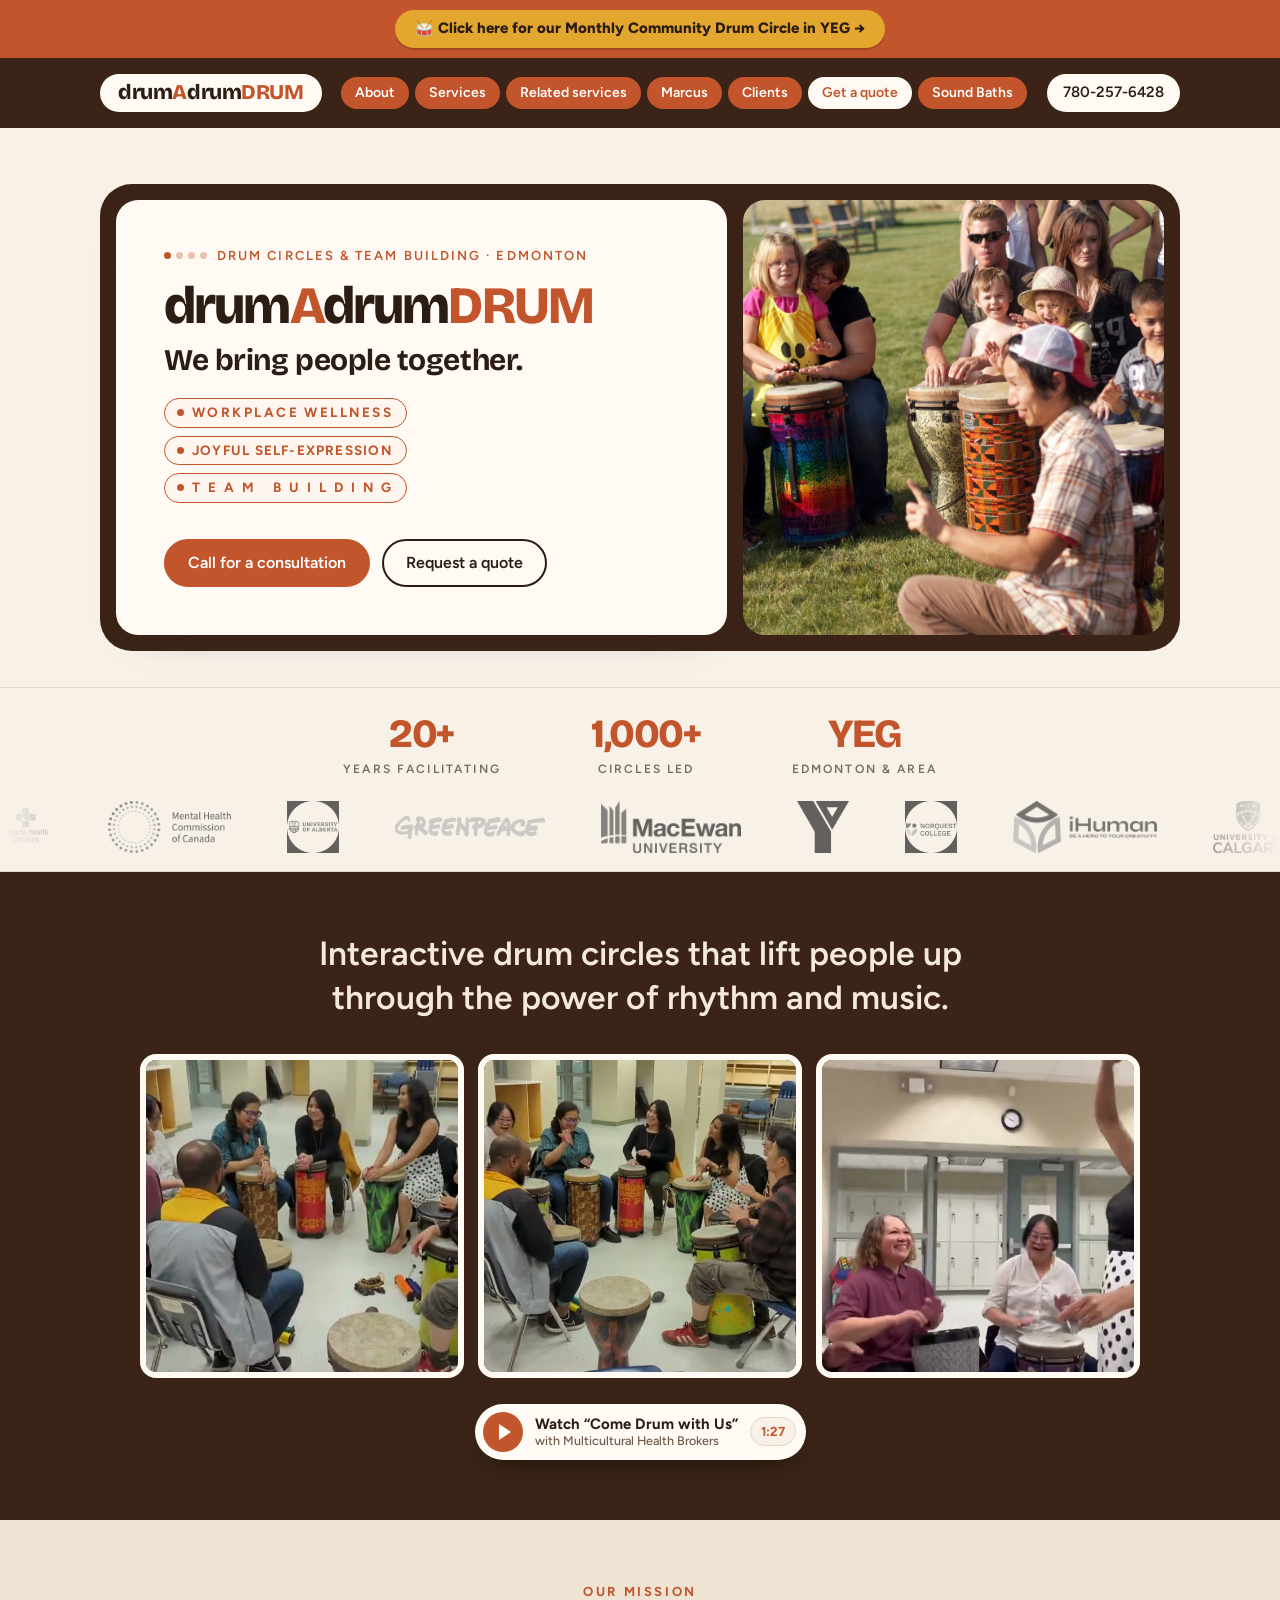
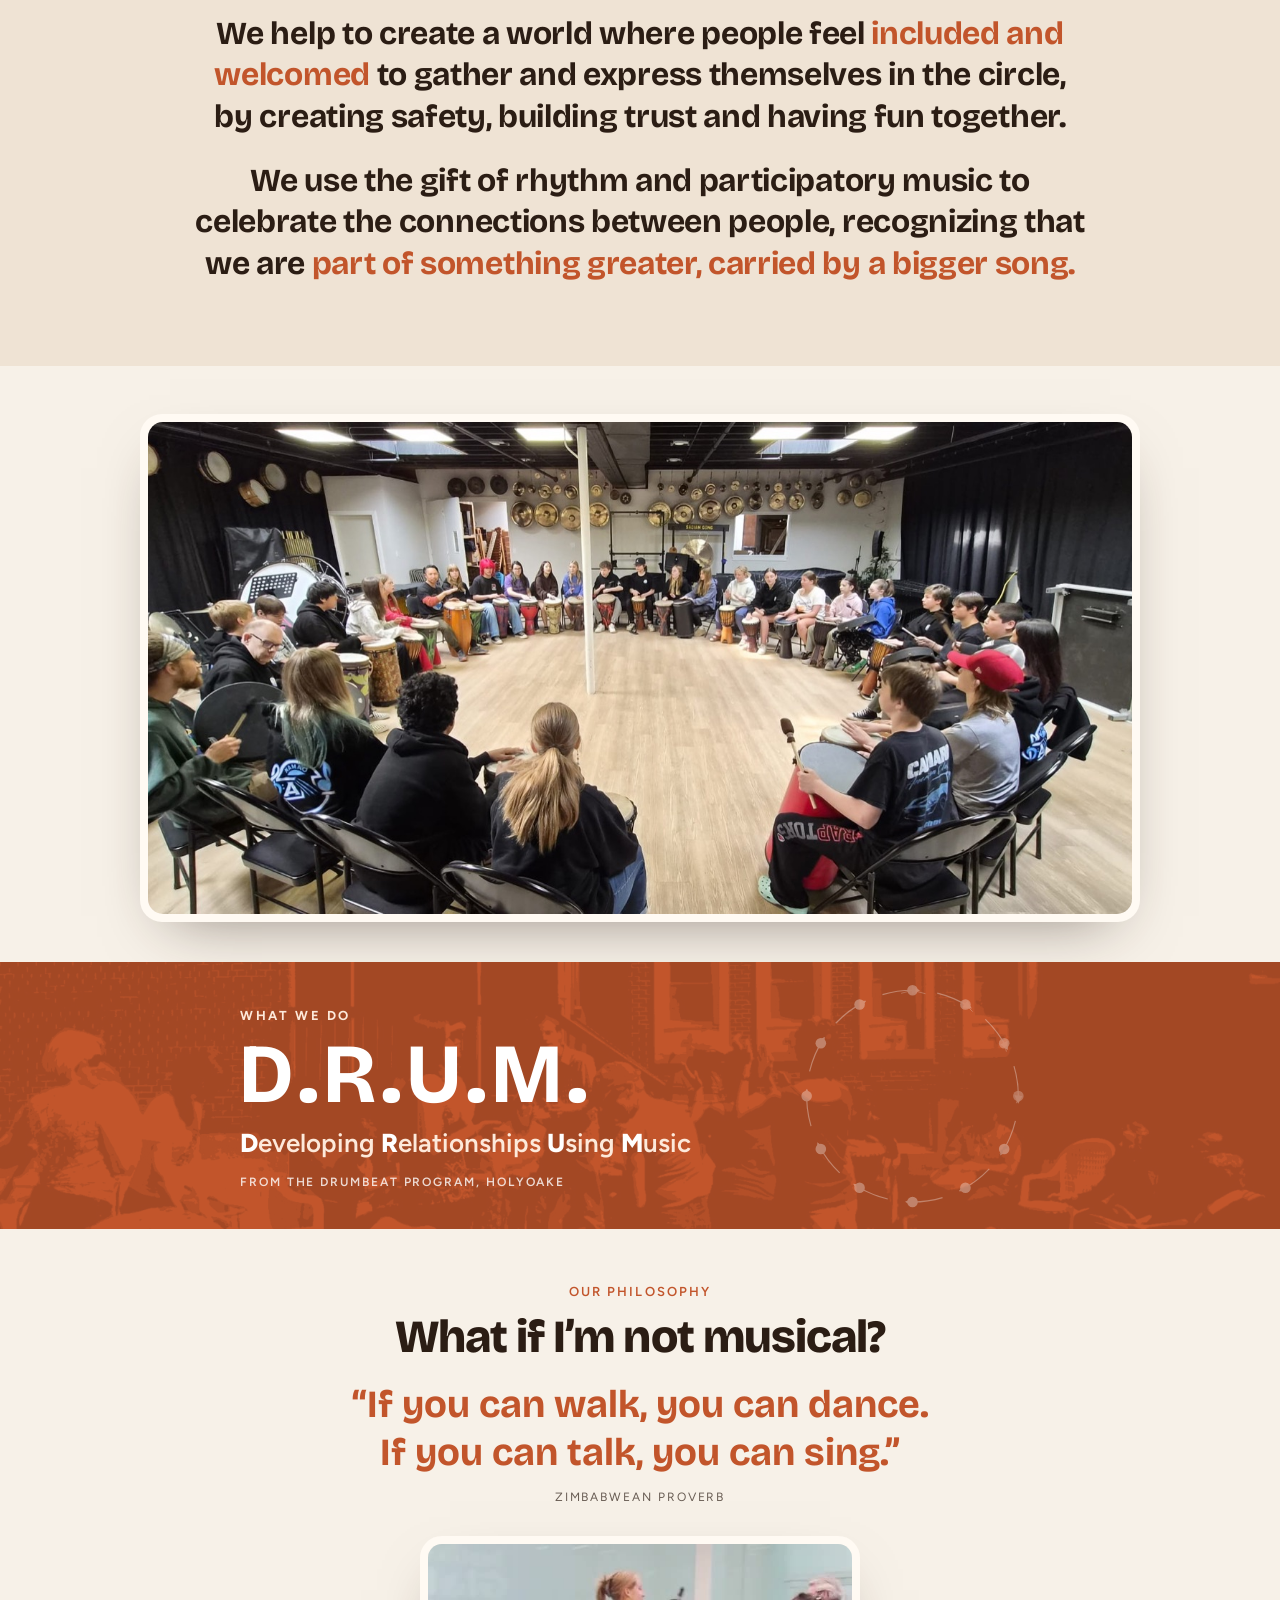
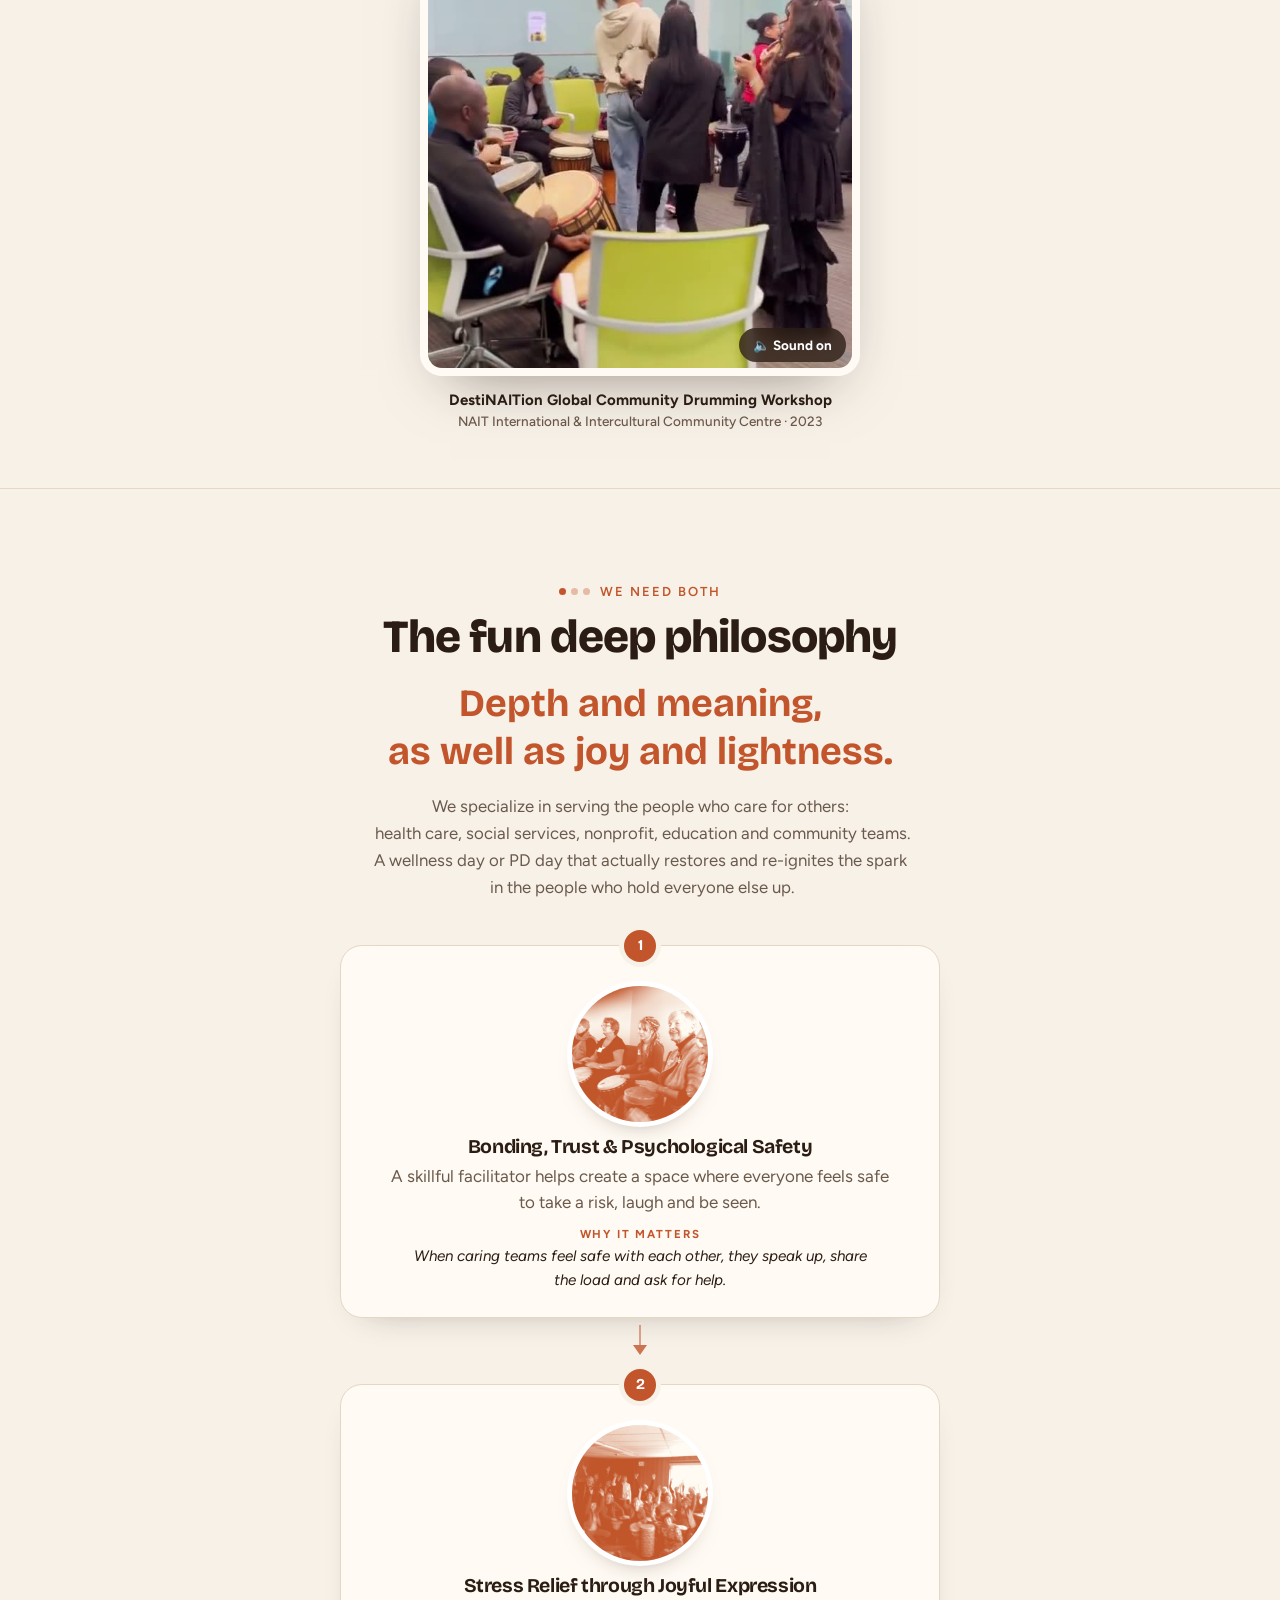
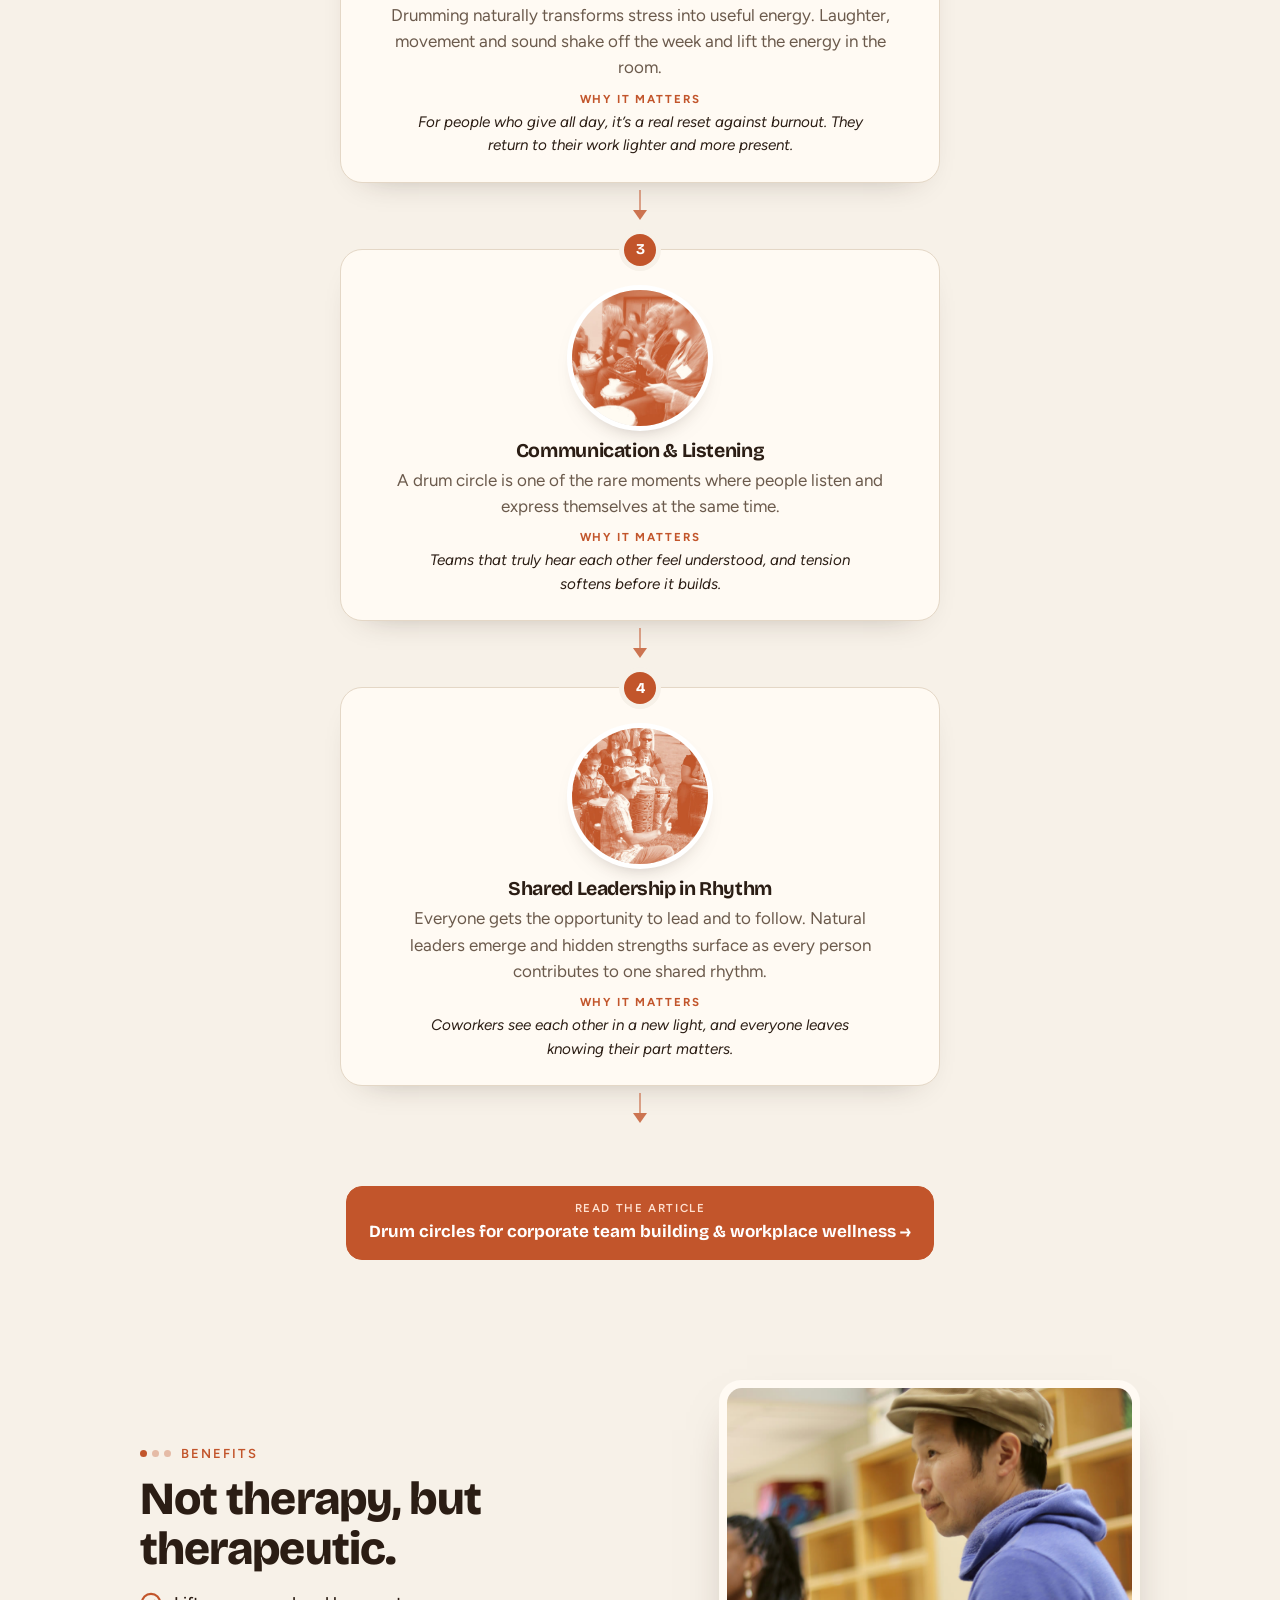
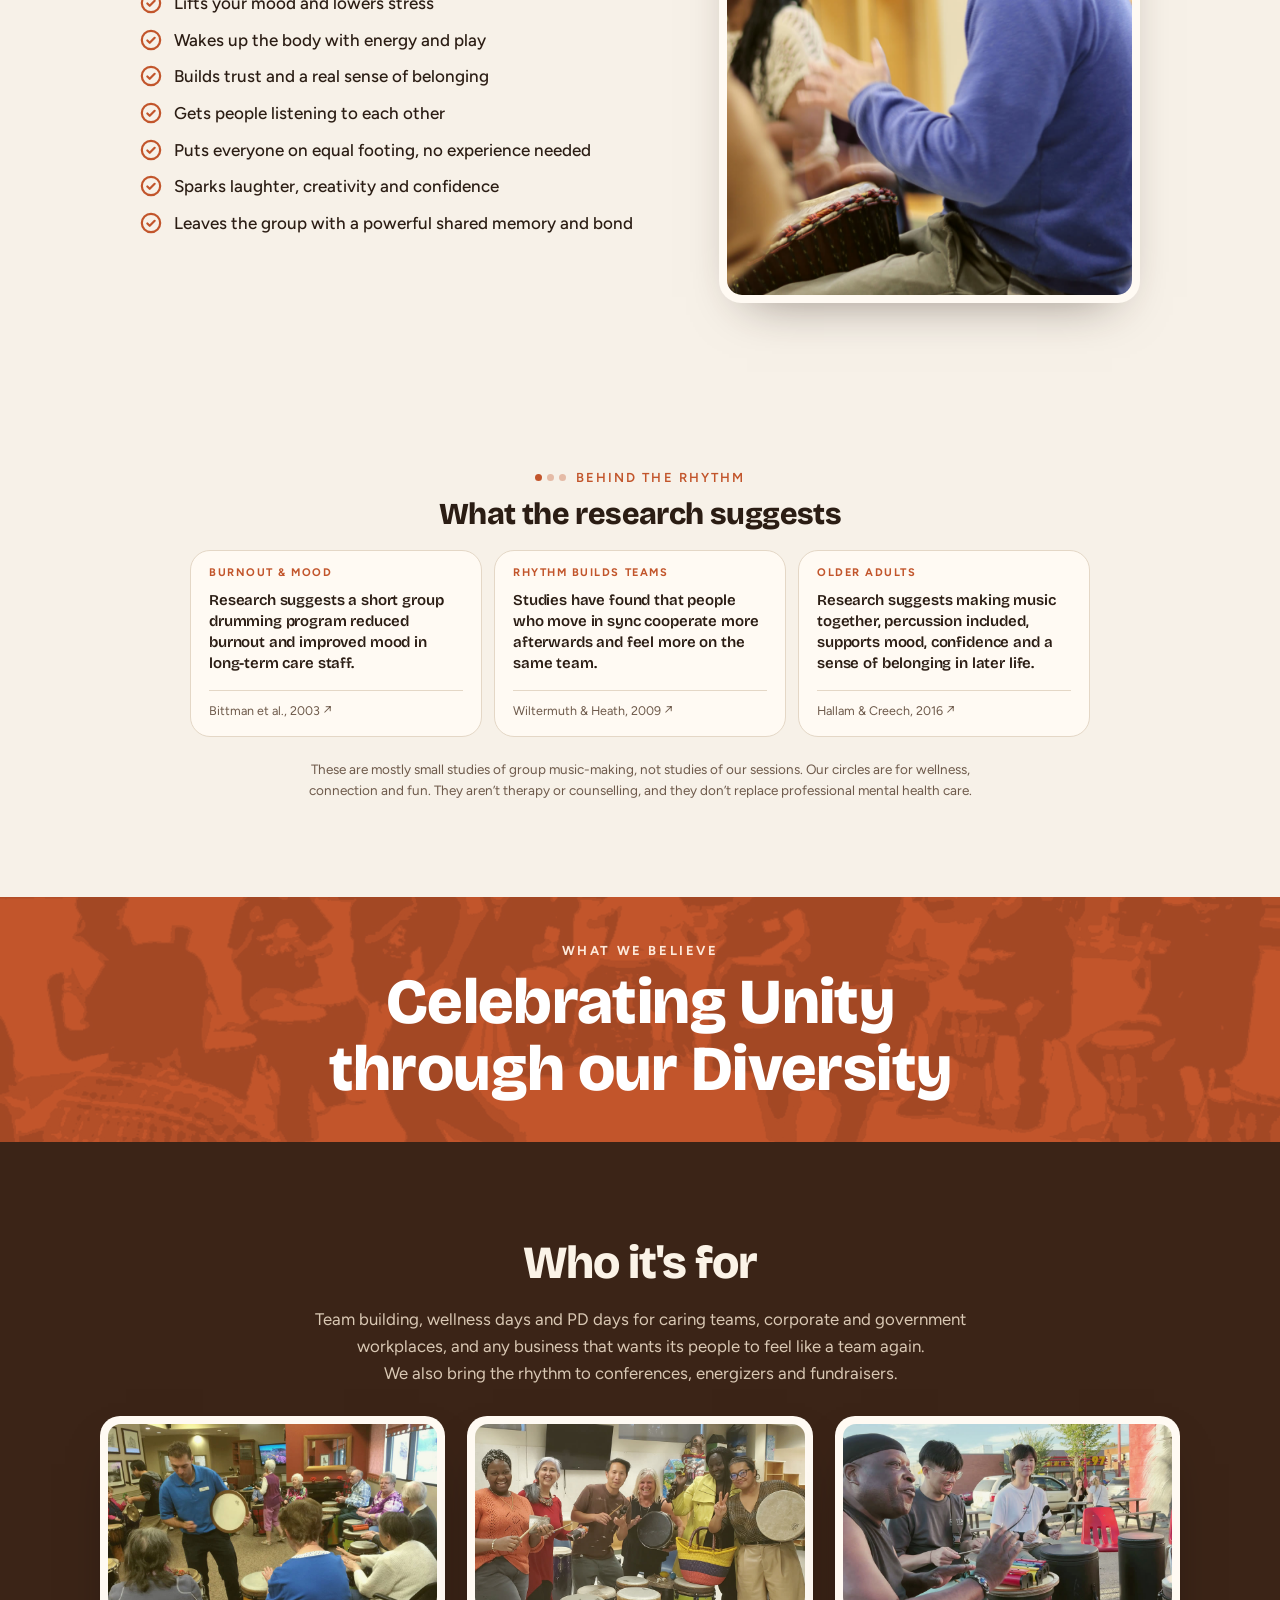
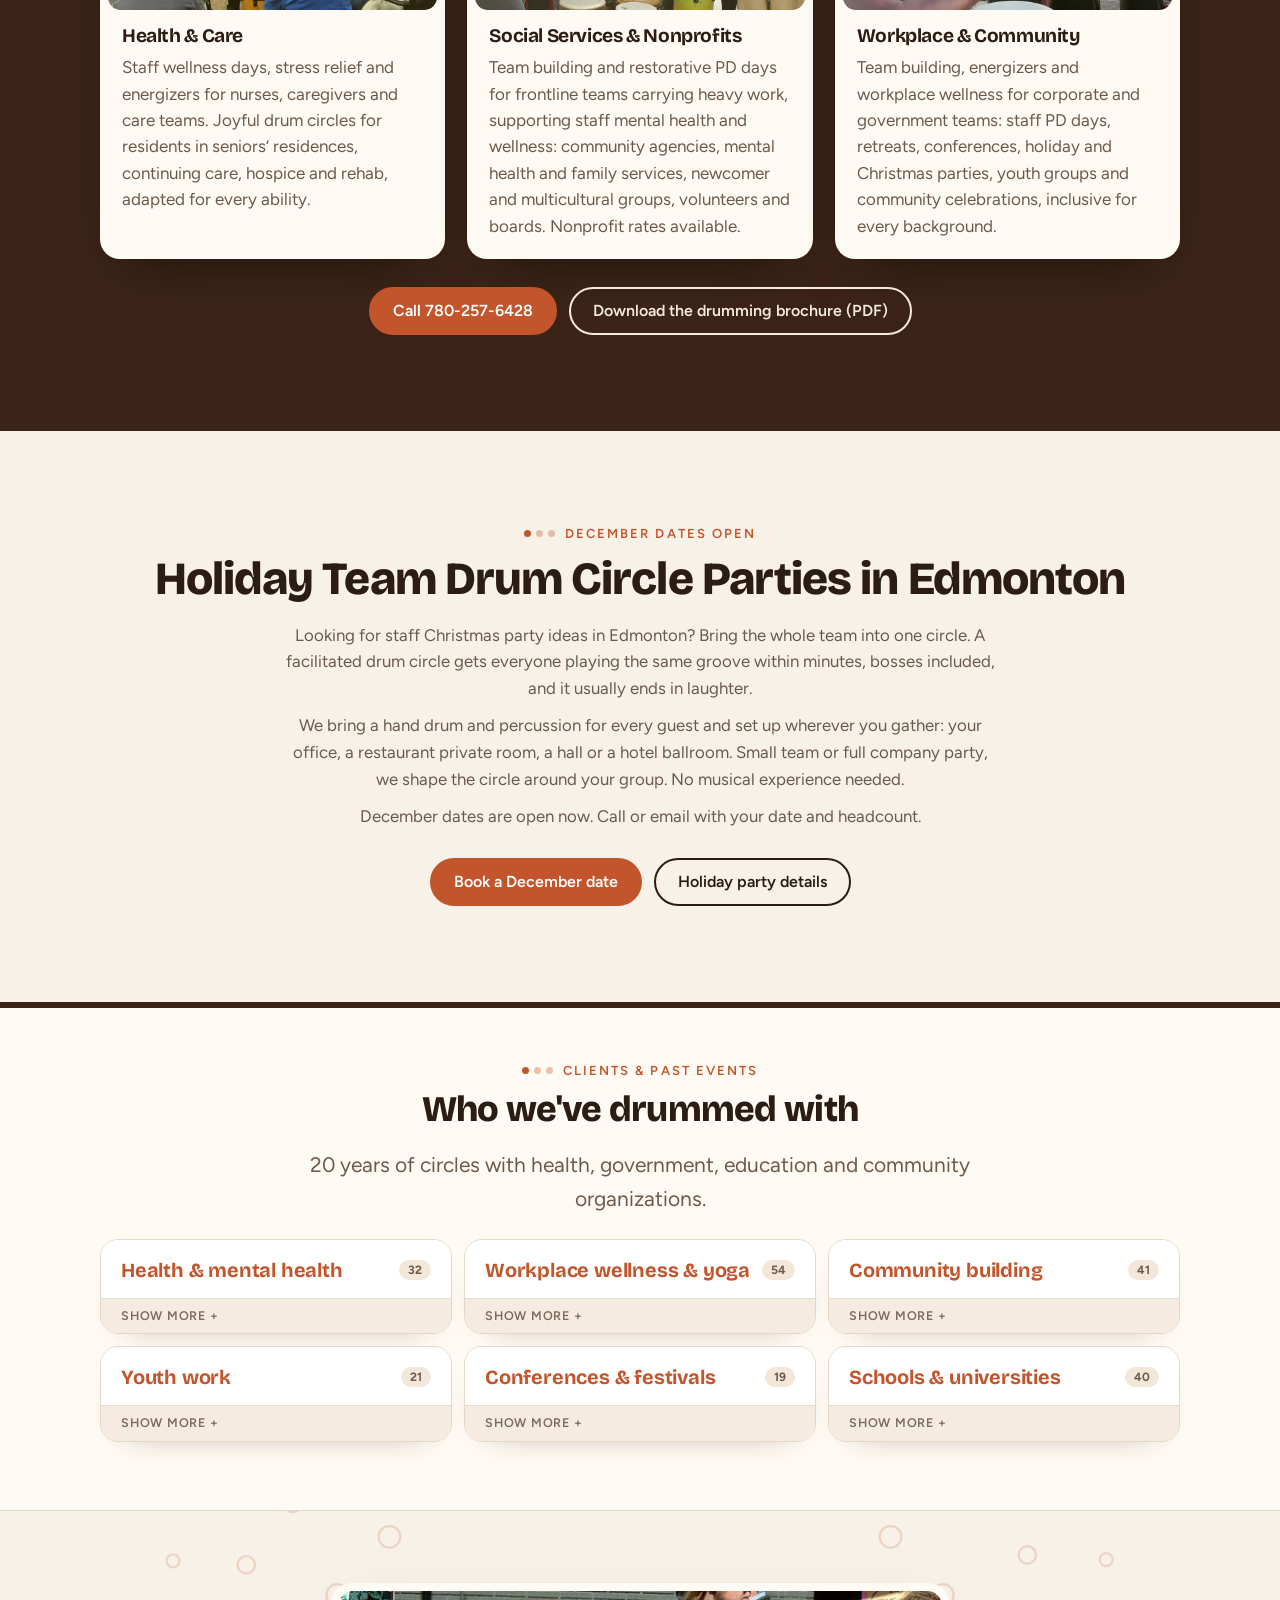
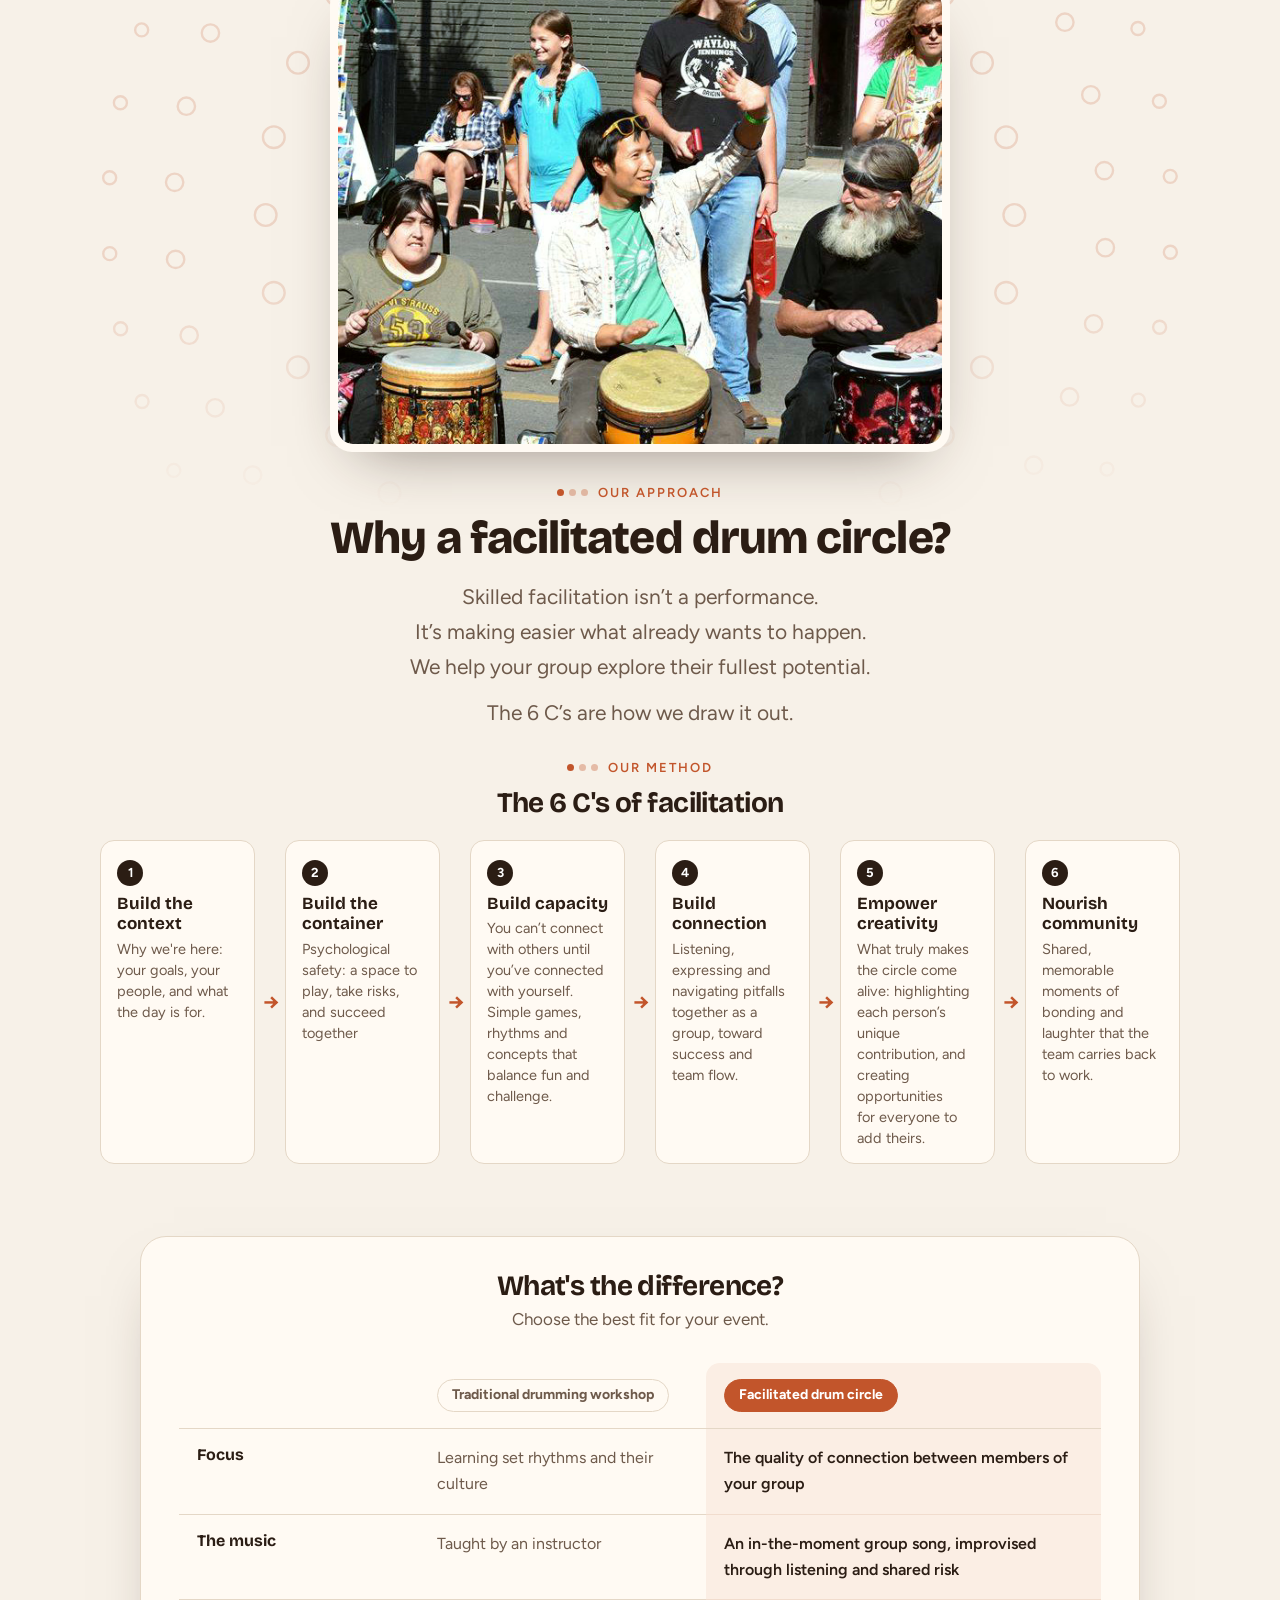
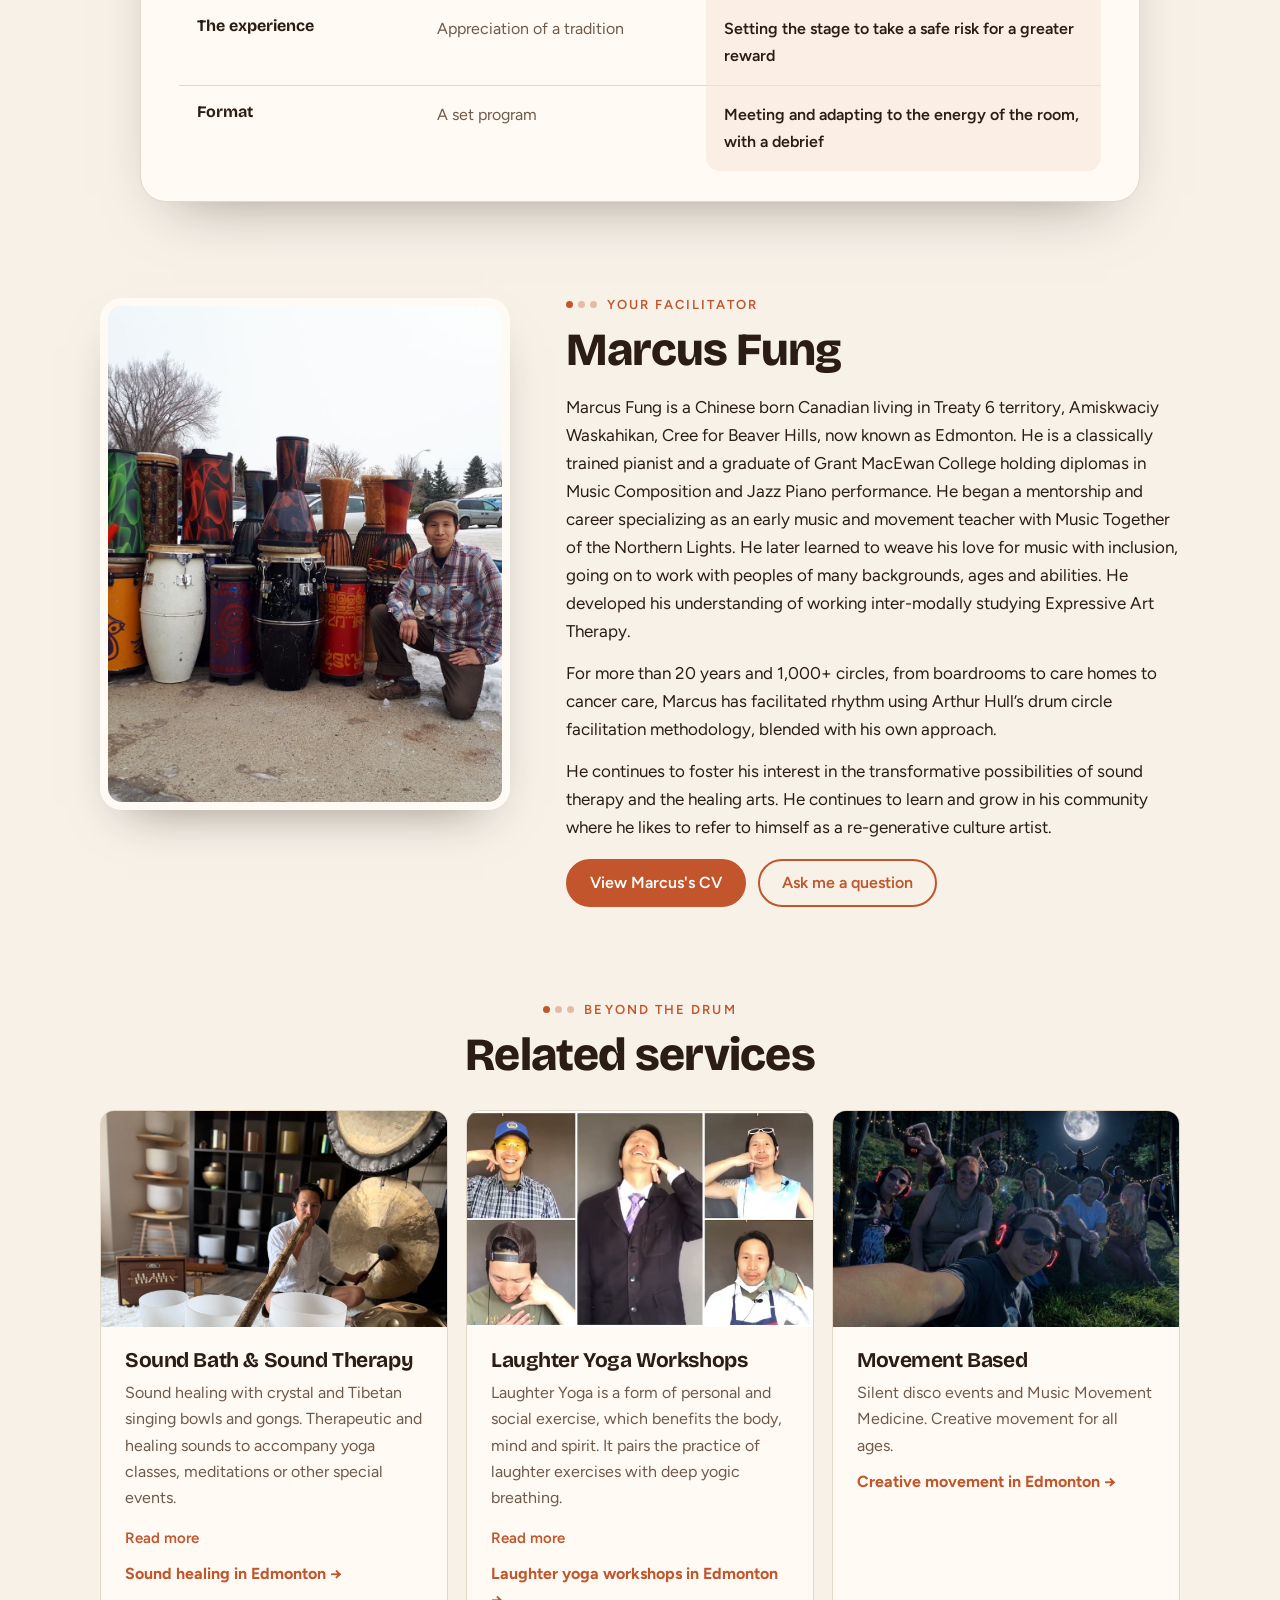
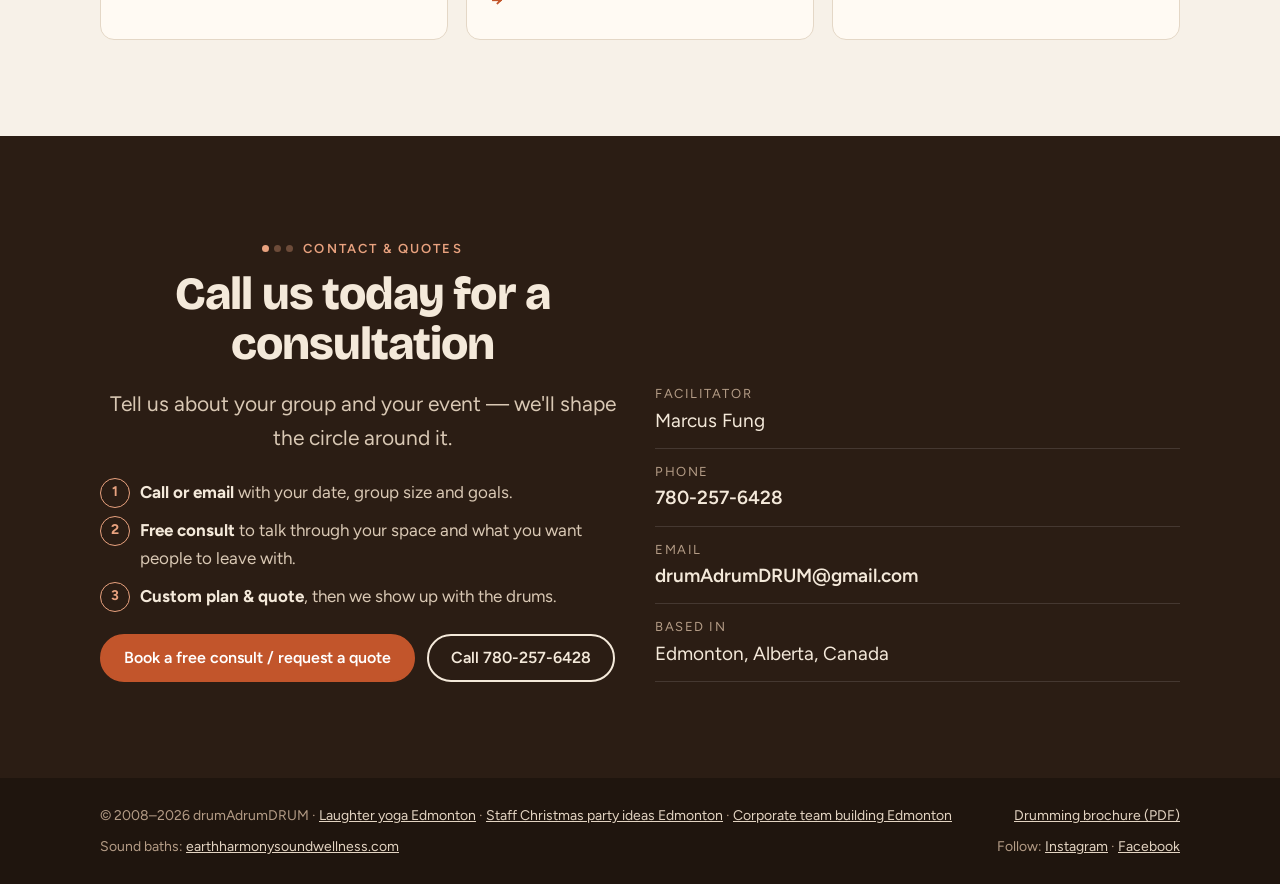
<file: index.html>
<!doctype html>
<html lang="en">
<head>
<meta charset="utf-8">
<meta name="viewport" content="width=device-width, initial-scale=1">
<link rel="icon" href="/favicon.svg" type="image/svg+xml">
<meta name="google-site-verification" content="E3nAmSM7Mz2v9viQCdAHWTbor6wdJ9286w4QM0sajzw">
<title>Drum Circles Edmonton | Team Building &amp; Laughter Yoga | drumAdrumDRUM</title>
<meta name="description" content="drumAdrumDRUM — interactive rhythm and music circles in Edmonton, Alberta since 2008. Drum circles and laughter yoga for corporate and government team building, seniors & care homes, wellness, community events, birthdays and weddings. Call 780-257-6428.">
<link rel="canonical" href="https://yegdrumcircles.com/">
<meta property="og:type" content="website">
<meta property="og:title" content="drumAdrumDRUM — Interactive Rhythm &amp; Music Circles, Edmonton">
<meta property="og:description" content="Celebrating unity through our diversity. Custom expressive drum circle events in Edmonton &amp; area since 2008.">
<meta property="og:url" content="https://yegdrumcircles.com/">
<meta property="og:image" content="https://yegdrumcircles.com/images/hero-park-drum-circle.jpg">
<meta property="og:locale" content="en_CA">
<meta name="twitter:card" content="summary_large_image">
<meta name="theme-color" content="#2b1d14">
<link rel="preconnect" href="https://fonts.googleapis.com">
<link rel="preconnect" href="https://fonts.gstatic.com" crossorigin>
<link href="https://fonts.googleapis.com/css2?family=Bricolage+Grotesque:opsz,wght@12..96,500;12..96,700;12..96,800&family=Figtree:wght@400;500;600&display=swap" rel="stylesheet">
<script type="application/ld+json">
{
  "@context": "https://schema.org",
  "@type": "LocalBusiness",
  "name": "drumAdrumDRUM",
  "description": "Interactive rhythm and music circles — drum circles, laughter yoga, team building, seniors & care homes, wellness and community events.",
  "knowsAbout": ["Drum circles", "Laughter yoga", "Team building", "Workplace wellness", "Seniors and care home programs", "Sound healing"],
  "makesOffer": [
    {"@type": "Offer", "itemOffered": {"@type": "Service", "name": "Drum circle facilitation", "areaServed": "Edmonton, Alberta"}},
    {"@type": "Offer", "itemOffered": {"@type": "Service", "name": "Laughter yoga sessions", "url": "https://yegdrumcircles.com/laughter-yoga/", "areaServed": "Edmonton, Alberta"}},
    {"@type": "Offer", "itemOffered": {"@type": "Service", "name": "Team building drum circles", "url": "https://yegdrumcircles.com/team-building/", "areaServed": "Edmonton, Alberta"}}
  ],
  "url": "https://yegdrumcircles.com/",
  "image": "https://yegdrumcircles.com/images/hero-park-drum-circle.jpg",
  "telephone": "+1-780-257-6428",
  "email": "drumAdrumDRUM@gmail.com",
  "founder": {"@type": "Person", "name": "Marcus Fung", "url": "https://yegdrumcircles.com/about/", "sameAs": ["https://www.instagram.com/earth.harmony.sound.wellness/", "https://www.facebook.com/profile.php?id=61588071205071"]},
  "foundingDate": "2008",
  "address": {"@type": "PostalAddress", "addressLocality": "Edmonton", "addressRegion": "AB", "addressCountry": "CA"},
  "areaServed": "Edmonton, Alberta",
  "sameAs": ["https://www.earthharmonysoundwellness.com/"]
}
</script>
<style>
:root{
  --bg:#f7f1e8; --paper:#fffaf3; --ink:#2b1d14; --muted:#6e5a4b; --line:#e4d7c6;
  --accent:#c2552b; --accent-ink:#fff; --deep:#2b1d14;
  --r:14px; --w:1120px;
}
*{box-sizing:border-box;margin:0;padding:0}
html{scroll-behavior:smooth;-webkit-text-size-adjust:100%}
body{background:var(--bg);color:var(--ink);font:400 17px/1.65 Figtree,system-ui,sans-serif;overflow-x:hidden}
img{display:block;max-width:100%;height:auto}
a{color:inherit}
h1,h2,h3,.brand-h{font-family:"Bricolage Grotesque",Figtree,sans-serif;line-height:1.08;letter-spacing:-.02em}.brand-h{margin:0 0 .25em}h1.eyebrow{margin-top:0;line-height:1.3}
h2{font-size:clamp(30px,6vw,46px);font-weight:800;margin-bottom:18px}
h3{font-size:21px;font-weight:700;margin-bottom:8px}
p+p{margin-top:14px}
.wrap{max-width:var(--w);margin:0 auto;padding:0 20px}
section{padding:72px 0}
.eyebrow{font:600 13px/1 Figtree,sans-serif;letter-spacing:.16em;text-transform:uppercase;color:var(--accent);margin-bottom:14px;display:flex;align-items:center;gap:10px}
/* the beat: a row of dots, one accented — the visual motif */
.beat{display:inline-flex;gap:5px}
.beat i{width:7px;height:7px;border-radius:50%;background:currentColor;opacity:.35}
.beat i:first-child{opacity:1}
.lead{font-size:clamp(18px,2.4vw,21px);color:var(--muted);max-width:60ch}

.btn{display:inline-flex;align-items:center;justify-content:center;gap:8px;padding:14px 22px;border-radius:999px;font:600 16px/1 Figtree,sans-serif;text-decoration:none;border:2px solid var(--accent);transition:transform .15s ease,background .15s ease}
.btn:hover{transform:translateY(-1px)}
.btn-solid{background:var(--accent);color:var(--accent-ink)}
.btn-line{color:inherit;border-color:currentColor}
.ctas{display:flex;flex-wrap:wrap;gap:12px}

/* header */
header.top{position:sticky;top:0;z-index:10;background:rgba(247,241,232,.92);backdrop-filter:blur(8px);border-bottom:1px solid var(--line)}
header.top .wrap{display:flex;align-items:center;justify-content:space-between;height:62px;gap:12px}
.logo{font:800 21px/1 "Bricolage Grotesque",sans-serif;text-decoration:none;letter-spacing:-.02em}
.logo span{color:var(--accent)}
nav.links{display:none;gap:22px;font-weight:500;font-size:15px}
nav.links a{text-decoration:none;color:var(--muted)}
nav.links a:hover{color:var(--ink)}
.call{font-weight:600;font-size:15px;text-decoration:none;white-space:nowrap}

/* hero */
.hero{padding:28px 0 0}
.hero-grid{display:grid;gap:28px}
.hero .brand-h{font-size:clamp(38px,10.4vw,88px);font-weight:800;letter-spacing:-.035em}
.hero .brand-h span{color:var(--accent)}
.motto{font:700 clamp(22px,3vw,30px)/1.15 "Bricolage Grotesque",sans-serif;color:var(--ink);letter-spacing:-.015em;margin:-6px 0 0}
.tagline{font:600 clamp(17px,2.4vw,20px)/1.3 Figtree,sans-serif;color:var(--muted);margin:10px 0 22px}
.hero .motto{font:700 clamp(22px,3.4vw,30px)/1.2 "Bricolage Grotesque",sans-serif;margin-bottom:6px}
.hero .motto-sub{color:var(--muted);margin-bottom:26px;max-width:40ch}
.hero-img{border-radius:var(--r);overflow:hidden;aspect-ratio:4/3}
.hero-img img{width:100%;height:100%;object-fit:cover;object-position:60% 40%}

.trust{margin-top:36px;border-top:1px solid var(--line);border-bottom:1px solid var(--line);padding:26px 0 18px}
.trust .stats{list-style:none;display:flex;justify-content:center;gap:clamp(28px,8vw,90px);padding:0;margin:0 0 22px}
.trust .stats li{display:flex;flex-direction:column;align-items:center;gap:6px}
.trust .stats b{font-family:"Bricolage Grotesque",Figtree,sans-serif;font-weight:800;font-size:clamp(1.9rem,4vw,2.5rem);line-height:1;letter-spacing:-.035em;color:var(--accent)}
.trust .stats span{font-size:12px;letter-spacing:.18em;text-transform:uppercase;color:#7a6a5c;font-weight:600}
.strip-wrap{position:relative}
.strip-btn{position:absolute;top:50%;transform:translateY(-50%);z-index:2;width:46px;height:46px;border-radius:50%;border:0;background:rgba(43,29,20,.72);color:#fff;font-size:28px;line-height:1;cursor:pointer;display:flex;align-items:center;justify-content:center;box-shadow:0 6px 20px rgba(0,0,0,.25)}
.strip-btn:hover{background:var(--accent)}
.strip-btn.prev{left:14px}.strip-btn.next{right:14px}
@media (hover:none){.strip-btn{display:none}}
.g-intro{max-width:720px;margin:10px auto 0;text-align:center;color:#6b5a4c;font-size:1.05rem;line-height:1.6}
.g-why{margin-top:10px!important;font-size:.95rem;color:var(--deep)!important;font-style:italic}.g-why b{display:block;font-style:normal;font-size:.72rem;letter-spacing:.16em;text-transform:uppercase;color:var(--accent);margin-bottom:2px}
.spec-band{position:relative;width:min(1000px,calc(100% - 32px));aspect-ratio:16/8;min-height:260px;display:flex;align-items:flex-end;overflow:hidden;padding:0!important;margin:40px auto 56px;border-radius:22px;box-shadow:0 24px 60px -30px rgba(43,29,20,.55)}
.spec-band img{position:absolute;inset:0;width:100%;height:100%;object-fit:cover}
.spec-band::after{content:"";position:absolute;inset:0;background:linear-gradient(180deg,rgba(43,29,20,0) 25%,rgba(43,29,20,.82) 100%)}
.spec-text{position:relative;z-index:1;width:100%;padding:26px clamp(18px,4vw,40px);color:#fff}
.spec-eyebrow{letter-spacing:.2em;text-transform:uppercase;font-size:.8rem;color:#f2c9a6;margin:0 0 6px;font-weight:700}
.spec-line{font-family:"Bricolage Grotesque",Figtree,sans-serif;font-weight:600;font-size:clamp(1.5rem,3.4vw,2.5rem);line-height:1.15;margin:0;max-width:820px}
.spec-sub{margin:10px 0 0;opacity:.85;letter-spacing:.06em}
.team-photo{width:min(1000px,calc(100% - 32px));margin:48px auto 8px;border-radius:22px;overflow:hidden;box-shadow:0 24px 60px -30px rgba(43,29,20,.55)}.team-photo img{display:block;width:100%;aspect-ratio:16/8;object-fit:cover}
.drum-banner{background:var(--accent);color:#fff;text-align:center;padding:46px 16px 40px;margin-top:40px}.drum-banner p{margin:0}.db-eyebrow{font:700 13px Figtree,sans-serif;letter-spacing:.2em;text-transform:uppercase;color:#fde9da;margin-bottom:10px!important}.db-word{font:800 clamp(44px,8vw,84px)/1 "Bricolage Grotesque",sans-serif;letter-spacing:.06em}.db-word b{color:#fff}.db-line{margin-top:10px!important;font:600 clamp(18px,2.6vw,26px)/1.3 Figtree,sans-serif;color:#fde9da}.db-line b{color:#fff;font-weight:800}.db-motto{font:800 clamp(34px,6vw,64px)/1.05 "Bricolage Grotesque",sans-serif;letter-spacing:-.01em}
.db-drum{position:relative;isolation:isolate;overflow:hidden}
.db-drum::before{content:"";position:absolute;inset:0;background:url(images/texture-festival-gray.jpg) center 55%/cover;mix-blend-mode:multiply;opacity:.16;z-index:-1}
.db-drum::after{content:"";position:absolute;left:50%;top:50%;height:100%;aspect-ratio:1;transform:translate(-50%,-50%);background:url(images/circle-connections.svg) center/contain no-repeat;opacity:.2;z-index:-1;pointer-events:none}
.db-drum::after{left:auto!important;right:max(4%,calc(50% - 390px));transform:translateY(-50%)!important;height:88%!important;opacity:.32!important;background-image:url(images/circle-connections-anim.svg)!important}
.db-drum{text-align:left}.db-drum > *{max-width:800px;margin-left:auto!important;margin-right:auto!important;padding-right:min(34%,250px)}
@media (max-width:760px){.db-drum{text-align:center}.db-drum > *{padding-right:0}.db-drum::after{right:50%!important;transform:translate(50%,-50%)!important;height:100%!important;opacity:.2!important}}
.db-vision{max-width:660px;margin:22px auto 0;font:500 clamp(1rem,1.6vw,1.12rem)/1.6 Figtree,sans-serif;color:#fde9da}.db-vision p{margin:0 0 12px!important}.db-since{font:700 12px Figtree,sans-serif!important;letter-spacing:.2em;text-transform:uppercase;color:#fff;margin-top:18px!important}
.vision-band{background:#efe3d4;text-align:center;padding:64px 16px 60px}.vision-band .db-eyebrow{color:var(--accent)}.vision-band .db-vision{margin-top:14px;max-width:900px;color:var(--ink);font:700 clamp(1.35rem,2.9vw,2rem)/1.3 "Bricolage Grotesque",sans-serif;letter-spacing:-.01em;text-wrap:balance}.vision-band .db-vision p{margin:0 0 22px!important}.vision-band em{font-style:normal;color:var(--accent)}.vision-band .db-since{color:var(--accent)}
.db-unity{margin-top:0;position:relative;isolation:isolate;overflow:hidden}
.db-unity::before{content:"";position:absolute;inset:0;background:url(images/texture-circle-gray.jpg) center 60%/cover;mix-blend-mode:multiply;opacity:.16;z-index:-1}
.db-credit{margin-top:14px!important;font:600 12px Figtree,sans-serif;letter-spacing:.16em;text-transform:uppercase;opacity:.8}
.g-quote{margin:6px auto 18px;max-width:820px;text-align:center;font:700 clamp(1.5rem,3.4vw,2.4rem)/1.25 "Bricolage Grotesque",sans-serif;color:var(--accent)}
.not-musical{text-align:center;padding:56px 16px 56px;border-bottom:1px solid var(--line)}.not-musical h2{margin:6px 0 18px}.not-musical blockquote{margin:0 auto;max-width:820px;font:700 clamp(1.5rem,3.4vw,2.4rem)/1.25 "Bricolage Grotesque",sans-serif;color:var(--accent)}.nm-video{display:block;width:min(440px,100%);aspect-ratio:1;object-fit:cover;border-radius:22px;margin:28px auto 0;box-shadow:0 24px 60px -30px rgba(43,29,20,.55)}
.nm-wrap{position:relative;width:min(440px,100%);margin:28px auto 0}.nm-wrap .nm-video{margin:0;width:100%}.nm-sound{position:absolute;right:14px;bottom:14px;background:rgba(43,29,20,.78);color:#fff;border:0;border-radius:999px;padding:9px 14px;font:700 13.5px Figtree,sans-serif;cursor:pointer;backdrop-filter:blur(4px)}.nm-sound:hover{background:var(--accent)}
.nm-caption{margin:14px 0 0;font:700 15px/1.4 Figtree,sans-serif;color:var(--ink)}.nm-caption span{font-weight:500;font-size:13.5px;color:var(--muted)}
.nm-credit{margin-top:12px;letter-spacing:.16em;text-transform:uppercase;font-size:12px;opacity:.7}
.band-loops{display:grid;grid-template-columns:repeat(3,1fr);gap:14px;max-width:1000px;margin:34px auto 0}
.band-watch{margin:26px 0 0}.band-watch a{display:inline-flex;align-items:center;gap:12px;background:var(--paper);color:var(--ink);text-decoration:none;border-radius:999px;padding:8px 10px 8px 8px;font:700 15px/1.2 Figtree,sans-serif;text-align:left;box-shadow:0 10px 30px -12px rgba(0,0,0,.6);transition:transform .15s}.band-watch a:hover{transform:translateY(-2px)}.band-watch small{display:block;font-weight:500;font-size:12.5px;color:var(--muted)}.band-watch .play{flex:none;width:40px;height:40px;border-radius:50%;background:var(--accent);position:relative}.band-watch .play::after{content:"";position:absolute;left:16px;top:12px;border-left:12px solid #fff;border-top:8px solid transparent;border-bottom:8px solid transparent}.band-watch .dur{flex:none;background:var(--bg);border:1px solid var(--line);border-radius:999px;padding:6px 10px;font:700 13px Figtree,sans-serif;color:var(--accent)}
.band-loops video{width:100%;aspect-ratio:1;object-fit:cover;border-radius:18px;display:block;background:#3a281c}
@media (max-width:600px){.band-loops{gap:8px;margin-top:22px}.band-loops video{border-radius:12px}}
.team-photo figcaption{background:var(--deep);color:var(--paper);text-align:center;font:600 clamp(17px,2.2vw,22px)/1.35 Figtree,sans-serif;padding:18px 20px}
@media (max-width:600px){.team-photo figcaption br{display:none}}
.who-grid{display:grid;grid-template-columns:repeat(3,1fr);gap:22px;margin-top:30px}
.who-card{background:#fff;border-radius:18px;overflow:hidden;box-shadow:0 18px 44px -30px rgba(43,29,20,.45);display:flex;flex-direction:column}
.who-card img{width:100%;aspect-ratio:16/9;object-fit:cover;display:block}.who-body{padding:18px 20px 22px}
.who-body h3{margin:0 0 8px;font-size:1.2rem}.who-body p{margin:0;color:#6b5a4c;line-height:1.55}.who-ex{margin-top:10px!important;font-size:.85rem;color:var(--accent)!important;font-weight:600}
.who-cta{text-align:center;margin-top:28px;display:flex;gap:12px;justify-content:center;flex-wrap:wrap}
@media (max-width:860px){.who-grid{grid-template-columns:1fr}}
.g-grid{display:grid;grid-template-columns:1fr minmax(260px,360px) 1fr;gap:clamp(18px,3vw,40px);align-items:center;margin-top:34px}
.g-col{display:flex;flex-direction:column;gap:clamp(18px,3vw,34px)}
.g-card{text-align:center;display:flex;flex-direction:column;align-items:center}
.g-art{display:block;width:118px;height:118px;border-radius:50%;object-fit:cover;margin:6px auto 14px;box-shadow:0 0 0 5px #fff,0 12px 26px -16px rgba(43,29,20,.6)}
.g-card .g-ico{display:none}
@media (min-width:900px){.g-art{width:136px;height:136px}}
.g-ico{width:68px;height:68px;color:var(--accent);margin-bottom:12px;stroke-width:1.6}
.g-card h3{font-size:1.15rem;margin:0 0 6px;text-wrap:balance}.g-card p{margin:0;color:#6b5a4c;line-height:1.55}
.g-center{margin:0;text-align:center}.g-center canvas{width:100%;max-width:360px;height:auto;aspect-ratio:1}
.g-center figcaption{font-size:.92rem;color:#6b5a4c;line-height:1.5;margin-top:8px}.g-center figcaption b{display:block;color:var(--deep);letter-spacing:.14em;text-transform:uppercase;font-size:.78rem;margin-bottom:4px}
@media (max-width:860px){.g-grid{grid-template-columns:1fr}.g-center{order:-1;max-width:320px;margin:0 auto}}
.photo-strip{display:flex;gap:12px;overflow-x:auto;scroll-snap-type:x mandatory;padding:26px max(16px,calc((100vw - 1180px)/2)) 6px;scrollbar-width:none}
.photo-strip::-webkit-scrollbar{display:none}
.photo-strip img{height:clamp(170px,22vw,260px);width:auto;aspect-ratio:4/5;object-fit:cover;border-radius:14px;scroll-snap-align:start;flex:0 0 auto}
.logo-marquee{overflow:hidden;-webkit-mask-image:linear-gradient(90deg,transparent,#000 8%,#000 92%,transparent);mask-image:linear-gradient(90deg,transparent,#000 8%,#000 92%,transparent)}
.logo-track{display:flex;align-items:center;width:max-content;animation:logos 45s linear infinite}
.logo-track img{margin-right:56px}
.logo-track img{height:52px;width:auto;max-width:150px;object-fit:contain;filter:grayscale(1) contrast(1.1);opacity:.6}
.logo-marquee:hover .logo-track{animation-play-state:paused}
@keyframes logos{to{transform:translateX(-50%)}}
@media (prefers-reduced-motion:reduce){.logo-track{animation-duration:90s}}
@media (max-width:600px){.logo-track img{height:68px;max-width:190px;margin-right:40px}.logo-track{animation-duration:38s}}

.hero-tags{font-weight:700;letter-spacing:.16em;text-transform:uppercase;color:var(--accent,#b8502b);font-size:clamp(.95rem,1.6vw,1.15rem);margin:18px 0 10px}
/* about + vision */
.two{display:grid;gap:40px}
.vision{background:var(--deep);color:#f4e9da;border-radius:var(--r);padding:34px 26px}
.vision .eyebrow{color:#e9a27f}
.vision p{color:#e3d4c2}

/* who it's for */
.cards{display:grid;gap:14px;margin-top:30px}
.card{background:var(--paper);border:1px solid var(--line);border-radius:var(--r);padding:24px}
.card .num{font:800 14px/1 "Bricolage Grotesque",sans-serif;color:var(--accent);margin-bottom:14px;display:block}
.card ul{list-style:none;color:var(--muted)}
.card li{padding:3px 0}
.card li::before{content:"— ";color:var(--line)}

/* other services */
.svc{display:grid;gap:18px;margin-top:30px}
.svc article{background:var(--paper);border:1px solid var(--line);border-radius:var(--r);overflow:hidden}
.svc article img{width:100%;aspect-ratio:16/10;object-fit:cover}
.svc .body{padding:22px 24px 26px}
.svc .body p{color:var(--muted);font-size:16px}
.svc .body h4{font:600 15px/1.3 Figtree,sans-serif;margin:16px 0 4px}
.svc .noimg{aspect-ratio:16/10;background:var(--deep);display:grid;place-items:center;color:#e9a27f}
.svc .noimg .beat i{width:14px;height:14px}
details.more summary{cursor:pointer;color:var(--accent);font-weight:600;font-size:15px;margin-top:14px;list-style:none}
details.more summary::-webkit-details-marker{display:none}
details.more[open] summary{margin-bottom:6px}

/* marcus */
.marcus{display:grid;gap:30px;align-items:start}
.marcus img{border-radius:var(--r);aspect-ratio:4/5;object-fit:cover;width:100%}

/* clients */
#clients{background:var(--paper);border-top:1px solid var(--line);border-bottom:1px solid var(--line)}
.cats{display:grid;gap:10px;margin-top:28px}
.cat{background:var(--bg);border:1px solid var(--line);border-radius:12px}
.cat summary{display:flex;justify-content:space-between;align-items:center;padding:16px 20px;cursor:pointer;font:700 18px/1.2 "Bricolage Grotesque",sans-serif;list-style:none}
.cat summary::-webkit-details-marker{display:none}
.cat summary b{font:600 13px/1 Figtree,sans-serif;color:var(--accent);background:var(--paper);border:1px solid var(--line);border-radius:999px;padding:6px 10px}
.cat summary span::after{content:" +";color:var(--accent)}
.cat[open] summary span::after{content:" –"}
.cat ul{list-style:none;padding:0 20px 18px;columns:1;column-gap:28px;font-size:15px;color:var(--muted)}
.cat li{break-inside:avoid;padding:3px 0;line-height:1.4}

/* gallery */
.strip{display:flex;gap:12px;overflow-x:auto;scroll-snap-type:x mandatory;padding:4px 20px 14px;margin-top:26px;scrollbar-width:thin}
.strip figure{flex:0 0 78%;scroll-snap-align:center;border-radius:12px;overflow:hidden;aspect-ratio:4/3}
.strip img{width:100%;height:100%;object-fit:cover}

/* contact */
#contact{background:var(--deep);color:#f4e9da}
#contact .eyebrow{color:#e9a27f}
#contact .lead{color:#d9c8b4}
.contact-grid{display:grid;gap:30px;margin-top:10px}
.contact-list{list-style:none;font-size:19px}
.contact-list li{padding:12px 0;border-bottom:1px solid rgba(255,255,255,.12)}
.contact-list small{display:block;font-size:13px;letter-spacing:.12em;text-transform:uppercase;color:#b49c86}
.contact-list a{text-decoration:none;font-weight:600}
.contact-list a:hover{color:#e9a27f}
#contact .btn-line{color:#f4e9da}

footer{background:#1f150e;color:#b49c86;font-size:14px;padding:26px 0}
footer .wrap{display:flex;flex-wrap:wrap;gap:8px 24px;justify-content:space-between}
footer a{color:#e3d4c2}

@media (min-width:640px){
  .cards{grid-template-columns:1fr 1fr}
  .cat ul{columns:2}
  .strip figure{flex-basis:46%}
}
@media (min-width:900px){
  section{padding:96px 0}
  nav.links{display:flex}
  .hero{padding-top:56px}
  .hero-grid{grid-template-columns:1.05fr 1fr;align-items:center;gap:48px}
  .hero-img{aspect-ratio:5/6}
  .two{grid-template-columns:1.1fr 1fr;align-items:start;gap:56px}
  .vision{padding:44px 40px}
  .cards{grid-template-columns:repeat(4,1fr)}
  .svc{grid-template-columns:repeat(3,1fr)}
  .marcus{grid-template-columns:.8fr 1.2fr;gap:56px}
  .cats{grid-template-columns:1fr 1fr;align-items:start}
  .cat ul{columns:1}
  .cat.wide{grid-column:1/-1}
  .cat.wide ul{columns:3}
  .strip{padding-left:max(20px,calc((100vw - var(--w))/2 + 20px));padding-right:20px}
  .strip figure{flex-basis:30%}
  .contact-grid{grid-template-columns:1fr 1fr;align-items:end}
}

.card.feature{background:var(--accent);border-color:var(--accent);color:#fff}
.card.feature .num{color:#ffe1d1}
.card.feature h3{font-size:26px}
.card.feature ul{color:#ffece2}
.card.feature li::before{color:#ffe1d1}
.card.feature .btn{margin-top:18px;background:#fff;color:var(--accent);border-color:#fff}
.vh{position:absolute;width:1px;height:1px;overflow:hidden;clip:rect(0 0 0 0)}
.compare{width:100%;border-collapse:collapse;margin-top:30px;font-size:16px}
.compare thead{display:none}
.compare tr{display:block;background:var(--paper);border:1px solid var(--line);border-radius:12px;padding:16px 18px;margin-bottom:10px}
.compare th[scope=row]{display:block;text-align:left;font:700 17px/1.2 "Bricolage Grotesque",sans-serif;margin-bottom:8px}
.compare td{display:block;padding:4px 0;color:var(--muted)}
.compare td::before{content:attr(data-l);display:block;font:600 11px/1.4 Figtree,sans-serif;letter-spacing:.12em;text-transform:uppercase;color:#a8907c}
.compare td:last-child{color:var(--ink);font-weight:600}
.compare td:last-child::before{color:var(--accent)}
.diff{list-style:none;margin-top:12px;display:grid;gap:10px}
.diff li{padding-left:22px;position:relative}
.diff li::before{content:"";position:absolute;left:0;top:.6em;width:8px;height:8px;border-radius:50%;background:var(--accent)}
.eh{display:flex;flex-direction:column;gap:4px;margin-top:22px;padding:18px 22px;border:1px solid var(--line);border-left:4px solid #c9a24a;border-radius:12px;background:#1d2a44;color:#f3ead8;text-decoration:none}
.eh small{font-size:12px;letter-spacing:.14em;text-transform:uppercase;color:#c9a24a}
.eh:hover span{text-decoration:underline}
@media (min-width:760px){
  .compare thead{display:table-header-group}
  .compare tr{display:table-row;background:none;border:0;padding:0}
  .compare th,.compare td{display:table-cell;padding:16px 18px;border-bottom:1px solid var(--line);vertical-align:top;text-align:left}
  .compare thead th{font:700 15px/1.3 Figtree,sans-serif;color:var(--muted)}
  .compare thead th:last-child{color:var(--accent)}
  .compare th[scope=row]{display:table-cell;margin:0;width:26%;font-size:16px}
  .compare td::before{display:none}
  .compare td:last-child{background:var(--paper)}
}
@media (min-width:900px){
  .cards{grid-template-columns:repeat(3,1fr)}
  .card.feature{grid-column:1/-1;display:grid;grid-template-columns:1fr 1fr;column-gap:40px;align-items:center;padding:32px 36px}
  .card.feature .num,.card.feature h3{grid-column:1}
  .card.feature ul{grid-column:2;grid-row:1/span 4}
  .card.feature .btn{grid-column:1;justify-self:start}
  .card.feature h3{font-size:32px}
}
/* research-brief additions (Oct 2026) */
.gets{display:grid;gap:12px;margin-top:26px;list-style:none}
.gets li{background:var(--paper);border:1px solid var(--line);border-radius:12px;padding:18px 20px;color:var(--muted);font-size:16px}
.gets b{display:block;font:700 18px/1.25 "Bricolage Grotesque",sans-serif;color:var(--ink);margin-bottom:4px}
.facts{display:flex;flex-wrap:wrap;gap:8px;margin:10px 0 2px;list-style:none}
.card.feature .facts li{padding:6px 12px;border:1px solid rgba(255,255,255,.45);border-radius:999px;font-size:14px;font-weight:600;color:#fff}
.card.feature .facts li::before{content:none}
.flows{display:grid;gap:14px;margin-top:20px}
.flow{background:var(--paper);border:1px solid var(--line);border-radius:12px;padding:20px 22px}
.flow ol{list-style:none;counter-reset:f;margin-top:8px}
.flow li{counter-increment:f;padding:6px 0 6px 34px;position:relative;color:var(--muted);font-size:16px;border-top:1px solid var(--line)}
.flow li:first-child{border-top:0}
.flow li::before{content:counter(f);position:absolute;left:0;top:7px;width:22px;height:22px;border-radius:50%;background:var(--accent);color:#fff;font:700 12px/22px Figtree,sans-serif;text-align:center}
.flow li b{color:var(--ink);font-weight:600}
.research{margin-top:36px;padding:24px;border:1px solid var(--line);border-left:4px solid var(--accent);border-radius:12px;background:var(--paper)}
.research ul{list-style:none;display:grid;gap:12px;margin-top:10px;font-size:16px;color:var(--muted)}
.research a{color:var(--accent);font-weight:600}
.research .note{font-size:14px;color:var(--muted);margin-top:16px}
.names{list-style:none;display:flex;flex-wrap:wrap;gap:8px;margin-top:26px}
.names li{background:var(--bg);border:1px solid var(--line);border-radius:999px;padding:8px 14px;font-weight:600;font-size:15px}
.allclients{margin-top:22px}
.allclients>summary{cursor:pointer;color:var(--accent);font-weight:600;list-style:none}
.allclients>summary::-webkit-details-marker{display:none}
.allclients>summary::after{content:" +"}
.allclients[open]>summary::after{content:" –"}
.faq{display:grid;gap:10px;margin-top:26px}
.faq details{background:var(--paper);border:1px solid var(--line);border-radius:12px}
.faq summary{padding:16px 20px;cursor:pointer;font:700 18px/1.25 "Bricolage Grotesque",sans-serif;list-style:none}
.faq summary::-webkit-details-marker{display:none}
.faq summary::after{content:" +";color:var(--accent)}
.faq details[open] summary::after{content:" –"}
.faq details p{padding:0 20px 18px;color:var(--muted);font-size:16px}
.steps{list-style:none;counter-reset:s;display:grid;gap:10px;margin-top:22px}
.steps li{counter-increment:s;position:relative;padding-left:40px;color:#d9c8b4}
.steps li::before{content:counter(s);position:absolute;left:0;top:0;width:28px;height:28px;border-radius:50%;border:1px solid #e9a27f;color:#e9a27f;font:700 14px/26px Figtree,sans-serif;text-align:center}
.steps b{color:#f4e9da}
@media (min-width:640px){.gets{grid-template-columns:1fr 1fr}}
@media (min-width:900px){
  .gets{grid-template-columns:repeat(4,1fr)}
  .flows{grid-template-columns:1fr 1fr}
  .card.feature .facts{grid-column:1;grid-row:auto}
  .faq{grid-template-columns:1fr 1fr;align-items:start}
}
@media (prefers-reduced-motion:reduce){html{scroll-behavior:auto}.btn{transition:none}}
/* hero bubble (Oct 11) */
.hero-bubble{border:3px solid var(--choc);border-radius:28px;padding:22px 30px 20px;margin:0 0 26px;background:#fffaf3;box-shadow:0 18px 40px -30px rgba(59,36,23,.6)}
.hero-bubble .hero-tags{margin-top:10px}
.hero-bubble .tagline{margin-bottom:0}
.hero-tags span{white-space:nowrap}
.hero-bubble{max-width:100%;box-sizing:border-box}
@media (max-width:600px){.hero-bubble{padding:16px 16px;border-radius:22px}.hero-bubble .brand-h{font-size:clamp(30px,9vw,44px)}.hero-bubble .tagline br{display:none}}
/* chocolate frame around hero: cream title bubble flush with photo (Oct 11) */
.hero-frame{background:var(--choc);border-radius:32px;padding:16px;gap:16px!important;align-items:stretch!important}
.hero-frame .hero-bubble{margin:0;border:0;border-radius:22px;display:flex;flex-direction:column;justify-content:center;padding:clamp(22px,4vw,48px)}
.hero-frame .hero-img{border-radius:22px;aspect-ratio:auto;min-height:320px}
.hero-frame .ctas{margin-top:22px}
.hero-frame>*{min-width:0}
.hero-frame .brand-h{font-size:clamp(30px,4.1vw,62px);white-space:nowrap}
@media (min-width:900px){.hero-frame{grid-template-columns:1.45fr 1fr!important}}
@media (max-width:600px){.hero-frame{padding:10px;gap:10px!important;border-radius:26px}.hero-frame .brand-h{font-size:clamp(28px,8.6vw,40px)}.hero-frame .hero-img{min-height:260px}}
/* chocolate menu bar with cream bubbles (Oct 11) */
header.top{background:var(--choc);border-bottom:0;backdrop-filter:none}
header.top .wrap{height:70px}
header.top .logo{background:#fffaf3;color:var(--ink);padding:0 18px;height:38px;display:inline-flex;align-items:center;line-height:1;border-radius:999px}
header.top nav.links{gap:6px;align-items:center}
header.top nav.links a{color:#fff;background:var(--accent);font-weight:600;border-radius:999px;padding:0 14px;height:32px;display:inline-flex;align-items:center;justify-content:center;font-size:14px;white-space:nowrap;line-height:1;transition:background .2s,color .2s}
header.top nav.links a:hover{background:#fffaf3;color:var(--accent)}
header.top .call{background:#fffaf3;color:var(--ink);padding:0 16px;height:38px;display:inline-flex;align-items:center;line-height:1;border-radius:999px;text-decoration:none}
/* mobile: bubble menu as a swipeable second row (Oct 11) */
@media (max-width:899px){
  header.top .wrap{flex-wrap:wrap;height:auto;padding-top:10px;padding-bottom:10px;row-gap:10px}
  header.top nav.links{display:flex;order:3;flex:1 0 100%;overflow-x:auto;scrollbar-width:none;-webkit-overflow-scrolling:touch;padding:0 16px;margin:0 -16px;scroll-padding-left:16px}
  header.top nav.links::-webkit-scrollbar{display:none}
  header.top nav.links a{flex:0 0 auto}
  header.top nav.links::after{content:"";flex:0 0 4px}
  header.top .logo{font-size:18px;height:34px;padding:0 14px}
  header.top .call{font-size:14px;height:34px;padding:0 12px}
  header.top nav.links a{height:30px;font-size:13px;padding:0 12px}
}
/* chocolate anchor under the photo strip (Oct 11) */
.strip-wrap{background:var(--choc);margin-top:26px}
.strip-wrap .photo-strip{padding-top:22px;padding-bottom:22px}
.strip-wrap .strip-btn{background:rgba(251,243,231,.85);color:var(--choc)}
/* chocolate grounding bands (Oct 11) */
:root{--choc:#3b2417}
#for,#quote{background:var(--choc);color:#f4e9da}
#for h2,#quote blockquote{color:#fbf3e7}
#for .eyebrow{color:#e9a27f}
#for .g-intro{color:#d9c8b4}
#for .who-card{background:#fffaf3;box-shadow:0 22px 50px -26px rgba(0,0,0,.6);padding:8px 8px 0;border-radius:20px}
.who-card img{border-radius:13px}
.who-card .who-body{padding:16px 14px 20px}
#for .btn-line{color:#f4e9da;border-color:#f4e9da}
#clients{border-top:6px solid var(--choc)}
#for .who-card h3{color:var(--ink)}
#why{padding-top:72px!important}

/* team benefits as a cycle (Oct 26): N → E → S → W, arrows clockwise around the entrainment circle */
.g-read{margin-top:6px;font-size:.95rem;font-style:italic}
.g-cycle{display:grid;grid-template-columns:1fr minmax(280px,380px) 1fr;grid-template-areas:". n ." "w c e" ". s .";gap:clamp(14px,2.4vw,28px) clamp(18px,3vw,40px);align-items:center;margin-top:30px}
.g-cycle .g-n{grid-area:n;margin-bottom:56px}.g-cycle .g-s{margin-top:56px}.g-cycle .g-e{grid-area:e}.g-cycle .g-s{grid-area:s}.g-cycle .g-w{grid-area:w}
.g-cycle .g-center{grid-area:c;position:relative}
.g-law{max-width:560px;margin:34px auto 0;text-align:center;font-size:.92rem;color:#6b5a4c;line-height:1.5}.g-law b{display:block;color:var(--deep);letter-spacing:.14em;text-transform:uppercase;font-size:.78rem;margin-bottom:4px}
@media (max-width:820px){.g-cycle .g-center figcaption{margin-top:8px}.g-cycle .g-n{margin-bottom:0}.g-cycle .g-s{margin-top:0}}
.g-cycle .g-card{position:relative;max-width:340px;justify-self:center}
.g-num{display:inline-grid;place-items:center;width:30px;height:30px;border-radius:50%;background:var(--accent);color:#fff;font:700 15px/1 "Bricolage Grotesque",sans-serif;margin-bottom:8px}
.g-ring{opacity:.8;position:absolute;left:50%;top:50%;width:134%;height:auto;aspect-ratio:1;transform:translate(-50%,-50%);color:var(--accent);opacity:.55;pointer-events:none}
.g-ring path{fill:none;stroke:currentColor;stroke-width:2.5;stroke-linecap:round}
.g-ring marker path{fill:currentColor;stroke:none}
@media (max-width:820px){
  .g-cycle{grid-template-columns:1fr;grid-template-areas:"c" "n" "e" "s" "w"}
  .g-ring{display:none}
  .g-cycle .g-card:not(.g-w)::after{content:"↓";display:block;margin-top:14px;font-size:22px;color:var(--accent)}
}
/* 6 C's of facilitation */
.six{counter-reset:c;list-style:none;display:grid;grid-template-columns:1fr;gap:34px;margin:22px auto 0;max-width:520px}
.six li::after{content:"↓";position:absolute;left:50%;bottom:-31px;transform:translateX(-50%);font:700 22px/1 Figtree,sans-serif;color:var(--accent)}
.six li:last-child::after{content:none}
@media (min-width:1000px){.six{grid-template-columns:repeat(6,1fr);gap:30px;max-width:none}.six li::after{content:"→";left:auto;right:-26px;bottom:auto;top:50%;transform:translateY(-50%)}.six li:last-child::after{content:none}}
.six li{background:var(--paper);border:1px solid var(--line);border-radius:14px;padding:16px 16px 14px;position:relative}
.six li b{display:block;font:700 17px/1.2 "Bricolage Grotesque",sans-serif;color:var(--ink)}
.six li span{display:block;color:var(--muted);font-size:14.5px;margin-top:4px;line-height:1.45}
.six li::before{counter-increment:c;content:counter(c);display:inline-grid;place-items:center;width:26px;height:26px;border-radius:50%;background:var(--deep);color:#fff;font:700 13px/1 Figtree,sans-serif;margin-bottom:8px}

/* nav fits between 900–1240px (it overflowed right at ~1024 → page looked shifted left) */
@media (min-width:901px) and (max-width:1240px){header.top nav.links{gap:4px}header.top nav.links a{padding:0 10px;font-size:13px;height:30px}header.top .logo{padding:0 12px;font-size:17px}}

/* benefits straight down (Marcus Oct 26): centred cards — badge on the top edge, icon in a clay circle, text centred; connector + arrowhead between. */
.g-down{display:grid;gap:66px;max-width:600px;margin:44px auto 0}
.g-down .g-card{position:relative;display:flex;flex-direction:column;align-items:center;text-align:center;background:var(--paper);border:1px solid var(--line);border-radius:22px;padding:34px 28px 24px;box-shadow:0 14px 34px -26px rgba(43,29,20,.45)}
.g-down .g-num{position:absolute;top:-16px;left:50%;transform:translateX(-50%);margin:0;width:32px;height:32px;box-shadow:0 0 0 5px var(--bg)}
.g-down .g-ico{width:42px;height:42px;padding:13px;box-sizing:content-box;background:#f6e6da;border-radius:50%;margin:4px auto 12px}
.g-down .g-ico48{stroke-width:2.9}
.g-down .g-card h3{margin:0 0 6px;font-size:1.22rem}
.g-down .g-card p{max-width:46ch}
.g-down .g-card p.g-why{margin-top:10px!important}
.g-down .g-card:not(:last-child)::after{content:"";position:absolute;left:50%;bottom:-28px;width:2px;height:20px;background:var(--accent);opacity:.5;transform:translateX(-50%)}
.g-down .g-card:not(:last-child)::before{content:"";position:absolute;left:50%;bottom:-38px;border-left:7px solid transparent;border-right:7px solid transparent;border-top:10px solid var(--accent);transform:translateX(-50%);opacity:.8}
@media (max-width:480px){.g-down .g-card{padding:32px 18px 20px}}
.g-solo{max-width:320px;margin:44px auto 0}

/* hero: three offers as three clear points (Marcus Oct 26) */
.hero-points{list-style:none;display:grid;width:max-content;max-width:100%;gap:8px;margin:14px 0 14px;padding:0}
.hero-points li{display:inline-flex;align-items:center;gap:8px;border:1.5px solid var(--accent);color:var(--accent);background:#fff7ef;border-radius:999px;padding:7px 14px 7px 12px;font:700 13.5px/1 Figtree,sans-serif;letter-spacing:.09em;text-transform:uppercase;white-space:nowrap}
.hero-points li::before{content:"";width:7px;height:7px;border-radius:50%;background:var(--accent)}
@media (max-width:600px){.hero-points{gap:6px}.hero-points li{font-size:12px;padding:6px 11px 6px 10px}}

/* who-it's-for: organizations as small bubbles (Marcus Oct 26) */
.who-orgs{list-style:none;display:flex;flex-wrap:wrap;gap:6px;margin:14px 0 0;padding:0}
.who-orgs li{font:600 12.5px/1.2 Figtree,sans-serif;color:var(--ink);background:#f3e7da;border:1px solid var(--line);border-radius:999px;padding:5px 10px}

/* clients: selected names by sector (Marcus: "make it look more impressive") */
.sectors{display:grid;grid-template-columns:repeat(auto-fit,minmax(min(100%,230px),1fr));gap:14px;margin:26px 0 18px}
.sector{background:var(--paper);border:1px solid var(--line);border-radius:18px;padding:20px 20px 16px;box-shadow:0 14px 34px -28px rgba(43,29,20,.5)}
.sector h3{font:700 12.5px/1 Figtree,sans-serif;letter-spacing:.14em;text-transform:uppercase;color:var(--accent);margin:0 0 12px}
.sector ul{list-style:none;margin:0;padding:0;display:grid;gap:9px}
.sector li{font:700 16.5px/1.25 "Bricolage Grotesque",Figtree,sans-serif;color:var(--ink);letter-spacing:-.01em}

#clients{padding:56px 0}
#clients h2{font-size:clamp(26px,4.4vw,36px)}
#clients .eyebrow,#clients h2,#clients .lead{text-align:center;justify-content:center;margin-left:auto;margin-right:auto}
.sectors{margin:22px 0 12px;gap:12px}
.sector{padding:16px 18px 14px}
.sector li{font-size:15.5px}
#clients .allclients>summary{text-align:center}

/* clients: one set of category cards, each opens to its full list (Marcus: "less clutter") */
.sectors{grid-template-columns:repeat(auto-fit,minmax(min(100%,280px),1fr))}
details.sector>summary{list-style:none;cursor:pointer}
details.sector>summary::-webkit-details-marker{display:none}
.sector h3{display:flex;justify-content:space-between;align-items:center}
.sector h3 b{font:700 12px/1 Figtree,sans-serif;color:var(--muted);background:#f3e7da;border-radius:999px;padding:4px 9px;letter-spacing:0}
.sector .more{display:inline-block;margin-top:2px;font:600 13px/1 Figtree,sans-serif;color:var(--accent)}
details.sector[open] .more{display:none}
.sector h3{margin:0 0 8px!important}
.sector .rest{margin-top:9px!important}
.sector .rest li{font:500 14.5px/1.35 Figtree,sans-serif;color:var(--muted)}
.sector{padding:18px 20px}
.sector h3{font-size:13px!important}

/* client cards: title as the hero of the card (display face, sentence case, ink), count badge right, quiet "Show more" below */
#clients .sector h3{font:700 clamp(18px,1.9vw,20px)/1.2 "Bricolage Grotesque",Figtree,sans-serif!important;letter-spacing:-.01em!important;text-transform:none!important;color:var(--accent)!important;gap:12px;margin:0 0 10px!important;text-wrap:balance}
#clients .sector h3 b{flex:none;align-self:flex-start;margin-top:2px}
#clients .sector .more{font:600 12.5px/1 Figtree,sans-serif;letter-spacing:.06em;text-transform:uppercase;color:var(--muted);opacity:.9}
#clients details.sector>summary:hover .more{opacity:1}
#clients .sector{padding:20px 22px 18px}
.cmp-card{max-width:1000px;margin:72px auto 0;background:var(--paper);border:1px solid var(--line);border-radius:26px;padding:34px clamp(16px,3vw,40px) 30px;box-shadow:0 26px 60px -34px rgba(43,29,20,.5)}
.cmp-card .cmp-title{margin-top:0!important}
.cmp-pill{display:inline-block;white-space:nowrap;border:1.5px solid var(--line);border-radius:999px;padding:7px 14px;font:700 14px/1.2 Figtree,sans-serif;color:var(--muted)}
.cmp-pill-on{background:var(--accent);border-color:var(--accent);color:#fff}
@media (min-width:700px){.cmp-card .compare td:last-child{background:#fbeee4;border-bottom-color:#f1dccd}.cmp-card .compare tbody tr:last-child th,.cmp-card .compare tbody tr:last-child td{border-bottom:0}.cmp-card .compare tbody tr:last-child td:last-child{border-radius:0 0 14px 14px}.cmp-card .compare thead th:last-child{background:#fbeee4;border-radius:14px 14px 0 0}}
@media (max-width:699px){.cmp-card{padding:24px 12px 14px;border-radius:22px}.cmp-card .compare tr{background:#fff}}
.cmp-title{text-align:center;font-size:clamp(22px,3vw,28px);margin:30px 0 4px}
.cmp-sub{text-align:center;color:var(--muted);margin:0 0 16px}
.six-wrap{margin:30px 0 10px}.six-wrap .eyebrow{justify-content:center}.six-title{text-align:center;font-size:clamp(22px,3vw,28px);margin:0 0 4px}

/* client cards as two-toned tabs (Marcus Oct 26): white top (title + count) · hairline · warm tinted lower band (Show more + list) */
#clients .sector{padding:0;overflow:hidden;background:#fff;display:flex;flex-direction:column}
#clients details.sector>summary{display:flex;flex-direction:column;flex:1}
#clients .sector h3{padding:18px 20px 16px;margin:0!important;background:#fff;flex:1}
#clients .sector .more{display:block;margin:0;padding:11px 20px;background:#f4e9dd;border-top:1px solid var(--line)}
#clients details.sector[open] .more{display:none}
#clients .sector .rest{margin:0!important;padding:12px 20px 16px;background:#f4e9dd;border-top:1px solid var(--line)}

/* research: three evidence cards near the bottom (Marcus: "that format sucks") */
#six-c li span{text-wrap:pretty}
#why{position:relative;isolation:isolate;overflow:hidden}
#why>.wrap{position:relative}
#why>.wrap::before{content:"";position:absolute;z-index:-1;left:50%;top:calc(min(620px,100vw - 32px) * .375);width:calc(min(620px,100vw - 32px) * 1.75);aspect-ratio:1;transform:translate(-50%,-50%);background:url(images/circle-rings.svg) center/contain no-repeat;opacity:.18;pointer-events:none;-webkit-mask-image:linear-gradient(to bottom,#000 55%,transparent 78%);mask-image:linear-gradient(to bottom,#000 55%,transparent 78%)}
#research{background:transparent;padding-top:8px}
#research h2{font-size:clamp(1.4rem,2.6vw,1.9rem)}
.bn-wrap{display:grid;grid-template-columns:1.1fr .9fr;gap:clamp(24px,5vw,64px);align-items:center;margin:0 auto 64px;max-width:1000px}
.bn-text h2{margin:6px 0 18px}
.bn-list{list-style:none;padding:0;margin:0;display:grid;gap:12px}
.bn-list li{text-wrap:pretty;display:flex;gap:12px;align-items:flex-start;font:500 17px/1.45 Figtree,sans-serif;color:var(--ink)}
.bn-list svg{flex:none;width:22px;height:22px;color:var(--accent);margin-top:1px}
.bn-photo{margin:0;background:var(--paper);padding:8px;border-radius:22px;box-shadow:0 22px 50px -28px rgba(43,29,20,.55)}
.bn-photo img{display:block;width:100%;aspect-ratio:4/5;object-fit:cover;border-radius:15px}
@media (max-width:760px){.bn-wrap{grid-template-columns:1fr}.bn-photo{max-width:420px;margin:0 auto}}

.rs-grid{display:grid;grid-template-columns:repeat(auto-fit,minmax(min(100%,220px),1fr));gap:12px;margin:20px auto 0;max-width:900px}
.rs-card{background:var(--paper);border:1px solid var(--line);border-radius:20px;padding:16px 18px 14px;display:flex;flex-direction:column;box-shadow:none}
.rs-tag{font:700 11px/1 Figtree,sans-serif;letter-spacing:.14em;text-transform:uppercase;color:var(--accent);margin:0 0 12px}
.rs-text{font:600 15px/1.4 "Bricolage Grotesque",Figtree,sans-serif;color:var(--ink);margin:0 0 16px;flex:1;letter-spacing:-.01em}
.rs-cite{margin:0;padding-top:10px;border-top:1px solid var(--line);font-size:12.5px}
.rs-cite a{color:var(--muted);text-decoration:none}.rs-cite a:hover{color:var(--accent)}
.rs-note{max-width:720px;margin:22px auto 0;text-align:center;font-size:13.5px;color:var(--muted);line-height:1.55}

/* contact + quote always reachable: header button (desktop) + sticky bottom bar (phones) */
.quote-top{display:inline-flex;align-items:center;height:36px;padding:0 16px;margin-right:8px;border-radius:999px;background:var(--accent);color:#fff;font-weight:700;font-size:14px;text-decoration:none;white-space:nowrap}
.quote-top:hover{background:#fffaf3;color:var(--accent)}
.cta-bar{display:none}
@media (max-width:900px){
  .quote-top{display:none}
  .cta-bar{display:flex;gap:8px;position:fixed;left:0;right:0;bottom:0;z-index:20;padding:10px 12px calc(10px + env(safe-area-inset-bottom,0px));background:var(--choc,#2b1d14);box-shadow:0 -8px 24px -12px rgba(0,0,0,.5)}
  .cta-bar a{flex:1;display:flex;align-items:center;justify-content:center;height:44px;border-radius:999px;font-weight:700;font-size:15px;text-decoration:none;background:#fffaf3;color:var(--ink)}
  .cta-bar a.solid{background:var(--accent);color:#fff}
  body{padding-bottom:70px}
}
header.top nav.links a.nav-quote{background:#fffaf3;color:var(--accent)}header.top nav.links a.nav-quote:hover{background:var(--accent);color:#fff}
#clients .sectors{align-items:start}
#clients .sector h3{flex:none!important;align-items:center}
#clients details.sector>summary{flex:none}
.read-more{text-align:center;margin:34px 0 0}
.read-more a{display:inline-flex;flex-direction:column;gap:6px;align-items:center;text-decoration:none;color:#fff;font:700 17px/1.3 "Bricolage Grotesque",Figtree,sans-serif;padding:16px 22px;border:1.5px solid var(--accent);border-radius:16px;background:var(--accent);transition:filter .2s}
.read-more a span{font:600 11.5px/1 Figtree,sans-serif;letter-spacing:.14em;text-transform:uppercase;color:#ffe1d1}
.read-more a:hover{filter:brightness(.9)}

/* Why section: everything on the same centre line as the rest of the page (Marcus Oct 26) */
#why .eyebrow{justify-content:center}
#why h2,#why .lead{text-align:center;margin-left:auto;margin-right:auto}
#why .lead{max-width:62ch}
#why .diff{max-width:640px;margin-left:auto;margin-right:auto;text-align:center;list-style:none;padding:0}
#why .diff li{padding-left:0!important}#why .diff li::before{display:none!important}
#why .flows{max-width:900px;margin-left:auto;margin-right:auto}
#why .compare{margin-left:auto;margin-right:auto}
#why .flows.one{display:block;max-width:560px}
#other .eyebrow{justify-content:center}#other h2{text-align:center}
#faq .eyebrow,#contact .eyebrow,#about .eyebrow{justify-content:center}#faq h2,#contact h2,#about h2{text-align:center}#faq .lead,#contact .lead{text-align:center;margin-left:auto;margin-right:auto}

/* white frame convention (Oct 27, Marcus): every standalone photo + video gets the bn-photo frame */
.team-photo{background:var(--paper);padding:8px}.team-photo img{display:block;border-radius:15px}
.nm-video{border:8px solid var(--paper);box-sizing:border-box}
.band-loops video{border:6px solid var(--paper);border-radius:16px;box-sizing:border-box}
.marcus > img{border:8px solid var(--paper);border-radius:22px;box-sizing:border-box;box-shadow:0 22px 50px -28px rgba(43,29,20,.55)}
.svc-link{margin:10px 0 0}.svc-link a{font-weight:700;color:var(--accent);text-decoration:none}.svc-link a:hover{text-decoration:underline}
.community-bar{background:var(--accent);text-align:center;padding:10px 16px}.community-bar a{display:inline-block;background:#e3a72f;color:#2b1d14;box-shadow:0 2px 0 rgba(0,0,0,.18);font-weight:800;text-decoration:none;padding:9px 20px;border-radius:999px;font-size:15px;line-height:1.3}.community-bar a:hover{background:#f0bb45}
</style>
</head>
<body>

<div class="community-bar"><a href="https://EarthHarmony.as.me/?appointmentType=93243634" target="_blank" rel="noopener" data-gc="Top bar: monthly community drum circle">🥁 Click here for our Monthly Community Drum Circle in YEG →</a></div>
<header class="top">
  <div class="wrap">
    <a class="logo" href="#top" aria-label="drumAdrumDRUM home">drum<span>A</span>drum<span>DRUM</span></a>
    <nav class="links" aria-label="Sections">
      <a href="#about">About</a><a href="#for">Services</a><a href="#other">Related services</a><a href="#marcus">Marcus</a><a href="#clients">Clients</a><a class="nav-quote" href="#contact">Get a quote</a><a href="https://www.earthharmonysoundwellness.com" target="_blank" rel="noopener">Sound Baths</a>
    </nav>
    <a class="call" href="tel:+17802576428">780-257-6428</a>
  </div>
</header>

<main id="top">

<!-- HERO -->
<section class="hero" aria-labelledby="h-hero">
  <div class="wrap">
    <div class="hero-grid hero-frame">
      <div class="hero-bubble">
        <h1 class="eyebrow"><span class="beat" aria-hidden="true"><i></i><i></i><i></i><i></i></span>Drum Circles &amp; Team Building · Edmonton</h1>
        <p class="brand-h" id="h-hero">drum<span>A</span>drum<span>DRUM</span></p>
        <p class="motto">We bring people together.</p>
        <ul class="hero-points" aria-label="What we offer"><li><span>Workplace wellness</span></li><li><span>Joyful self-expression</span></li><li><span>Team building</span></li></ul>
        <div class="ctas">
          <a class="btn btn-solid" href="tel:+17802576428">Call for a consultation</a>
          <a class="btn btn-line" href="mailto:drumAdrumDRUM@gmail.com?subject=Drum%20circle%20%E2%80%94%20free%20consult%20%2F%20quote%20request&amp;body=Hi%20Marcus%2C%0A%0AOrganization%3A%0AVenue%20%2F%20location%3A%0ADate(s)%3A%0ANumber%20of%20participants%20(roughly)%3A%0AParticipants%20are%20(staff%2C%20clients%2C%20ages%E2%80%A6)%3A%0ASession%20length%3A%0ATeam%20objectives%3A%0A">Request a quote</a>
        </div>
      </div>
      <div class="hero-img">
        <img src="images/hero-g19-flip.jpg" alt="Marcus Fung leading families and kids at the drums in an outdoor drum circle" width="1600" height="1067" fetchpriority="high">
      </div>
    </div>
  </div>
  <div class="trust">
    <div class="wrap">
      <ul class="stats">
        <li><b>20+</b><span>years facilitating</span></li>
        <li><b>1,000+</b><span>circles led</span></li>
        <li><b>YEG</b><span>Edmonton &amp; area</span></li>
      </ul>
    </div>
    <div class="logo-marquee" aria-label="Some of the organizations we've worked with">
      <div class="logo-track"><img loading="eager" src="images/logos-clear/ahs.png" alt="Alberta Health Services"><img loading="eager" src="images/logos-clear/mhcc.png" alt="Mental Health Commission of Canada"><img loading="eager" src="images/logos-clear/uofa.png" alt="University of Alberta"><img loading="eager" src="images/logos-clear/greenpeace.png" alt="Greenpeace"><img loading="eager" src="images/logos-clear/macewan.png" alt="MacEwan University"><img loading="eager" src="images/logos-clear/ymca.png" alt="YMCA"><img loading="eager" src="images/logos-clear/norquest.png" alt="NorQuest College"><img loading="eager" src="images/logos-clear/ihuman.png" alt="iHuman Youth Society"><img loading="eager" src="images/logos-clear/ucalgary.png" alt="University of Calgary"><img loading="eager" src="images/logos-clear/girlguides.png" alt="Girl Guides of Canada"><img loading="eager" src="images/logos-clear/cssalberta.png" alt="Catholic Social Services"><img loading="eager" src="images/logos-clear/augustana.png" alt="University of Alberta Augustana Campus"><img loading="eager" src="images/logos-clear/yess.png" alt="Youth Empowerment &amp; Support Services (YESS)"><img loading="eager" src="images/logos-clear/canada.png" alt="Government of Canada"><img loading="eager" src="images/logos-clear/ktc.png" alt="Kee Tas Kee Now Tribal Council"><img loading="eager" src="images/logos-clear/bgc.png" alt="Boys &amp; Girls Clubs"><img loading="eager" src="images/logos-clear/cpalberta.png" alt="Cerebral Palsy Alberta"><img loading="eager" src="images/logos-clear/edmonton.png" alt="City of Edmonton"><img loading="eager" src="images/logos-clear/eisa.png" alt="Edmonton Immigrant Services Association"><img loading="eager" src="images/logos-clear/shepherdscare.png" alt="Shepherd's Care Foundation"><img loading="eager" src="images/logos-clear/chrysalis.png" alt="Chrysalis Society"><img loading="eager" src="images/logos-clear/ahs.png" alt="" aria-hidden="true"><img loading="eager" src="images/logos-clear/mhcc.png" alt="" aria-hidden="true"><img loading="eager" src="images/logos-clear/uofa.png" alt="" aria-hidden="true"><img loading="eager" src="images/logos-clear/greenpeace.png" alt="" aria-hidden="true"><img loading="eager" src="images/logos-clear/macewan.png" alt="" aria-hidden="true"><img loading="eager" src="images/logos-clear/ymca.png" alt="" aria-hidden="true"><img loading="eager" src="images/logos-clear/norquest.png" alt="" aria-hidden="true"><img loading="eager" src="images/logos-clear/ihuman.png" alt="" aria-hidden="true"><img loading="eager" src="images/logos-clear/ucalgary.png" alt="" aria-hidden="true"><img loading="eager" src="images/logos-clear/girlguides.png" alt="" aria-hidden="true"><img loading="eager" src="images/logos-clear/cssalberta.png" alt="" aria-hidden="true"><img loading="eager" src="images/logos-clear/augustana.png" alt="" aria-hidden="true"><img loading="eager" src="images/logos-clear/yess.png" alt="" aria-hidden="true"><img loading="eager" src="images/logos-clear/canada.png" alt="" aria-hidden="true"><img loading="eager" src="images/logos-clear/ktc.png" alt="" aria-hidden="true"><img loading="eager" src="images/logos-clear/bgc.png" alt="" aria-hidden="true"><img loading="eager" src="images/logos-clear/cpalberta.png" alt="" aria-hidden="true"><img loading="eager" src="images/logos-clear/edmonton.png" alt="" aria-hidden="true"><img loading="eager" src="images/logos-clear/eisa.png" alt="" aria-hidden="true"><img loading="eager" src="images/logos-clear/shepherdscare.png" alt="" aria-hidden="true"><img loading="eager" src="images/logos-clear/chrysalis.png" alt="" aria-hidden="true"></div>
    </div>
  </div>
  
</section>

<!-- WHAT YOUR TEAM GETS -->
<section id="quote" class="quote-band" style="text-align:center;padding:60px 16px"><p class="band-line" style="font-size:clamp(1.4rem,3vw,2.1rem);max-width:820px;margin:0 auto;line-height:1.3;font-weight:600">Interactive drum circles that lift people up<br>through the power of rhythm and music.</p><div class="band-loops"><video src="https://events.earthharmonysoundwellness.com/videos/drum-loop-mchb.mp4" poster="video/loop-mchb.jpg" autoplay muted loop playsinline preload="metadata" aria-label="Staff team drumming together at Multicultural Health Brokers"></video><video src="https://events.earthharmonysoundwellness.com/videos/drum-loop-mchb2.mp4" poster="video/loop-mchb2.jpg" autoplay muted loop playsinline preload="metadata" aria-label="A full staff circle drumming together"></video><video src="https://events.earthharmonysoundwellness.com/videos/drum-loop-mchb-dance.mp4" poster="video/loop-mchb-dance.jpg" autoplay muted loop playsinline preload="metadata" aria-label="The rhythm builds until someone gets up and dances"></video></div><p class="band-watch"><a href="https://youtu.be/isYi3eHXhuQ" target="_blank" rel="noopener"><span class="play" aria-hidden="true"></span><span>Watch “Come Drum with Us” <small>with Multicultural Health Brokers</small></span><span class="dur">1:27</span></a></p></section>
<section class="vision-band" aria-label="Our mission"><p class="db-eyebrow">Our mission</p><div class="db-vision"><p>We help to create a world where people feel <em>included and welcomed</em> to gather and express themselves in the circle, by creating safety, building trust and having fun together.</p><p>We use the gift of rhythm and participatory music to celebrate the connections between people, recognizing that we are <em>part of something greater, carried by a bigger song.</em></p></div></section>
<figure class="team-photo" aria-label="A team in the circle"><img src="images/library/lib01.jpg" alt="A team drumming together" loading="lazy"></figure>
<section class="drum-banner db-drum" aria-label="D.R.U.M."><p class="db-eyebrow">What we do</p><p class="db-word"><b>D</b>.<b>R</b>.<b>U</b>.<b>M</b>.</p><p class="db-line"><b>D</b>eveloping <b>R</b>elationships <b>U</b>sing <b>M</b>usic</p><p class="db-credit">From the DRUMBEAT program, Holyoake</p></section>
<section class="not-musical" aria-labelledby="h-notmus"><p class="eyebrow" style="justify-content:center">Our philosophy</p><h2 id="h-notmus">What if I’m not musical?</h2><blockquote>“If you can walk, you can dance.<br>If you can talk, you can sing.”</blockquote><p class="nm-credit">Zimbabwean proverb</p><div class="nm-wrap"><video class="nm-video" src="https://events.earthharmonysoundwellness.com/videos/drum-workshop-sound.mp4" poster="video/workshop-sound.jpg" autoplay muted loop playsinline preload="metadata" aria-label="A workplace group up out of their chairs, dancing with drums and tambourines"></video><button class="nm-sound" type="button" aria-pressed="false" onclick="var v=this.previousElementSibling;v.muted=!v.muted;if(!v.muted){v.currentTime=0;v.play()}this.setAttribute('aria-pressed',String(!v.muted));this.textContent=v.muted?'🔈 Sound on':'🔊 Sound off'">🔈 Sound on</button></div><p class="nm-caption">DestiNAITion Global Community Drumming Workshop<br><span>NAIT International &amp; Intercultural Community Centre · 2023</span></p></section>
<section id="gets" aria-labelledby="h-gets">
  <div class="wrap">
    <p class="eyebrow" style="justify-content:center;text-align:center"><span class="beat" aria-hidden="true"><i></i><i></i><i></i></span>We need both</p>
    <h2 id="h-gets" style="text-align:center">The fun deep philosophy</h2>
    <p class="g-quote">Depth and meaning,<br>as well as joy and lightness.</p>
    <p class="g-intro">We specialize in serving the people who care for others:<br>&nbsp;health care, social services, nonprofit, education and community teams. <br>A wellness day or PD day that actually restores and re-ignites the spark<br>&nbsp;in the people who hold everyone else up.</p>
        <div class="g-down">
      <div class="g-card"><span class="g-num" aria-hidden="true">1</span><img class="g-art g-art-l" src="images/art-1-trust.jpg" alt="Women of different ages smiling side by side as they drum together" loading="lazy"><svg class="g-ico" aria-hidden="true" fill="none" stroke="currentColor" stroke-width="2" stroke-linecap="round" stroke-linejoin="round" viewBox="0 0 24 24"><path d="m11 17 2 2a1 1 0 1 0 3-3"/><path d="m14 14 2.5 2.5a1 1 0 1 0 3-3l-3.88-3.88a3 3 0 0 0-4.24 0l-.88.88a1 1 0 1 1-3-3l2.81-2.81a5.79 5.79 0 0 1 7.06-.87l.47.28a2 2 0 0 0 1.42.25L21 4"/><path d="m21 3 1 11h-2"/><path d="M3 3 2 14l6.5 6.5a1 1 0 1 0 3-3"/><path d="M3 4h8"/></svg><h3>Bonding, Trust &amp; Psychological Safety</h3><p>A skillful facilitator helps create a space where everyone feels safe to take a risk, laugh and be seen.</p><p class="g-why"><b>Why it matters</b>When caring teams feel safe with each other, they speak up, share the load and ask for help.</p></div>
      <div class="g-card"><span class="g-num" aria-hidden="true">2</span><img class="g-art g-art-l" src="images/art-2-joy.jpg" alt="A drum circle group throwing their hands up in celebration" loading="lazy"><svg class="g-ico g-ico48" aria-hidden="true" fill="none" stroke="currentColor" stroke-linecap="round" stroke-linejoin="round" viewBox="0 0 48 48" style="stroke-width:2.3"><circle cx="10" cy="31" r="8"/><circle cx="24" cy="14" r="8"/><circle cx="38" cy="31" r="8"/><path d="M6 33.5a5 5 0 0 0 8 0M20 16.5a5 5 0 0 0 8 0M34 33.5a5 5 0 0 0 8 0"/><path d="M7.5 28.5h.01M12.5 28.5h.01M21.5 11.5h.01M26.5 11.5h.01M35.5 28.5h.01M40.5 28.5h.01" style="stroke-width:3.2"/></svg><h3>Stress Relief through Joyful Expression</h3><p>Drumming naturally transforms stress into useful energy. Laughter, movement and sound shake off the week and lift the energy in the room.</p><p class="g-why"><b>Why it matters</b>For people who give all day, it’s a real reset against burnout. They return to their work lighter and more present.</p></div>
      <div class="g-card"><span class="g-num" aria-hidden="true">3</span><img class="g-art g-art-l" src="images/art-3-listen.jpg" alt="Drummers focused and listening closely as they play together" loading="lazy"><svg class="g-ico g-ico48" aria-hidden="true" fill="none" stroke="currentColor" stroke-linecap="round" stroke-linejoin="round" viewBox="0 0 48 48"><circle cx="8" cy="16" r="4"/><path d="M2 32a6 6 0 0 1 12 0"/><circle cx="40" cy="16" r="4"/><path d="M34 32a6 6 0 0 1 12 0"/><path d="M17 17h14m-3-3 3 3-3 3"/><path d="M31 26H17m3-3-3 3 3 3"/></svg><h3>Communication &amp; Listening</h3><p>A drum circle is one of the rare moments where people listen and express themselves at the same time.</p><p class="g-why"><b>Why it matters</b>Teams that truly hear each other feel understood, and tension softens before it builds.</p></div>
      <div class="g-card"><span class="g-num" aria-hidden="true">4</span><img class="g-art g-art-l" src="images/art-4-lead.jpg" alt="Marcus Fung guiding families and kids in an outdoor drum circle" loading="lazy"><svg class="g-ico g-ico48" aria-hidden="true" fill="none" stroke="currentColor" stroke-linecap="round" stroke-linejoin="round" viewBox="0 0 48 48"><circle cx="24" cy="9" r="4.5"/><circle cx="9" cy="35" r="4.5"/><circle cx="39" cy="35" r="4.5"/><path d="M33 13a17 17 0 0 1 7 13"/><path d="M37.5 22.5 40 26.5l3-3.5"/><path d="M31 42a17 17 0 0 1-14 0"/><path d="M21 38.5 17 42l4 2.5"/><path d="M8 26a17 17 0 0 1 7-13"/><path d="M11 13.5 15 13l-.5 4"/></svg><h3>Shared Leadership in Rhythm</h3><p>Everyone gets the opportunity to lead and to follow. Natural leaders emerge and hidden strengths surface as every person contributes to one shared rhythm.</p><p class="g-why"><b>Why it matters</b>Coworkers see each other in a new light, and everyone leaves knowing their part matters.</p></div>

    <p class="read-more"><a href="https://www.earthharmonysoundwellness.com/articles/drum-circles-team-building-edmonton.html" target="_blank" rel="noopener"><span>Read the article</span>Drum circles for corporate team building &amp; workplace wellness →</a></p>
    </div>
  </div>
</section>
<section id="benefits" aria-labelledby="h-benefits" style="padding-top:24px">
  <div class="wrap">
    <div class="bn-wrap" aria-labelledby="h-benefits"><div class="bn-text"><p class="eyebrow"><span class="beat" aria-hidden="true"><i></i><i></i><i></i></span>Benefits</p><h2 id="h-benefits">Not therapy, but therapeutic.</h2><ul class="bn-list"><li><svg aria-hidden="true" viewBox="0 0 24 24" fill="none" stroke="currentColor" stroke-width="2.4" stroke-linecap="round" stroke-linejoin="round"><circle cx="12" cy="12" r="10"/><path d="m8 12.5 2.6 2.6L16 9.6"/></svg><span>Lifts your mood and lowers stress</span></li><li><svg aria-hidden="true" viewBox="0 0 24 24" fill="none" stroke="currentColor" stroke-width="2.4" stroke-linecap="round" stroke-linejoin="round"><circle cx="12" cy="12" r="10"/><path d="m8 12.5 2.6 2.6L16 9.6"/></svg><span>Wakes up the body with energy and play</span></li><li><svg aria-hidden="true" viewBox="0 0 24 24" fill="none" stroke="currentColor" stroke-width="2.4" stroke-linecap="round" stroke-linejoin="round"><circle cx="12" cy="12" r="10"/><path d="m8 12.5 2.6 2.6L16 9.6"/></svg><span>Builds trust and a real sense of belonging</span></li><li><svg aria-hidden="true" viewBox="0 0 24 24" fill="none" stroke="currentColor" stroke-width="2.4" stroke-linecap="round" stroke-linejoin="round"><circle cx="12" cy="12" r="10"/><path d="m8 12.5 2.6 2.6L16 9.6"/></svg><span>Gets people listening to each other</span></li><li><svg aria-hidden="true" viewBox="0 0 24 24" fill="none" stroke="currentColor" stroke-width="2.4" stroke-linecap="round" stroke-linejoin="round"><circle cx="12" cy="12" r="10"/><path d="m8 12.5 2.6 2.6L16 9.6"/></svg><span>Puts everyone on equal footing, no experience needed</span></li><li><svg aria-hidden="true" viewBox="0 0 24 24" fill="none" stroke="currentColor" stroke-width="2.4" stroke-linecap="round" stroke-linejoin="round"><circle cx="12" cy="12" r="10"/><path d="m8 12.5 2.6 2.6L16 9.6"/></svg><span>Sparks laughter, creativity and confidence</span></li><li><svg aria-hidden="true" viewBox="0 0 24 24" fill="none" stroke="currentColor" stroke-width="2.4" stroke-linecap="round" stroke-linejoin="round"><circle cx="12" cy="12" r="10"/><path d="m8 12.5 2.6 2.6L16 9.6"/></svg><span>Leaves the group with a powerful shared memory and bond</span></li></ul></div><figure class="bn-photo"><img src="images/benefits-marcus-teaching.jpg" alt="Marcus Fung teaching hand drumming, smiling, in a flat cap" loading="lazy"></figure></div>
  </div>
</section>
<section id="research" aria-labelledby="h-research">
  <div class="wrap">
    <p class="eyebrow" style="justify-content:center"><span class="beat" aria-hidden="true"><i></i><i></i><i></i></span>Behind the rhythm</p>
    <h2 id="h-research" style="text-align:center">What the research suggests</h2>
    <div class="rs-grid"><article class="rs-card"><p class="rs-tag">Burnout &amp; mood</p><p class="rs-text">Research suggests a short group drumming program reduced burnout and improved mood in long-term care staff.</p><p class="rs-cite"><a href="https://remo.com/resources/effectiveness-for-employee-burnout-turnover-reduct" target="_blank" rel="noopener">Bittman et al., 2003 ↗</a></p></article><article class="rs-card"><p class="rs-tag">Rhythm builds teams</p><p class="rs-text">Studies have found that people who move in sync cooperate more afterwards and feel more on the same team.</p><p class="rs-cite"><a href="https://www.sciencedaily.com/releases/2009/01/090128160930.htm" target="_blank" rel="noopener">Wiltermuth &amp; Heath, 2009 ↗</a></p></article><article class="rs-card"><p class="rs-tag">Older adults</p><p class="rs-text">Research suggests making music together, percussion included, supports mood, confidence and a sense of belonging in later life.</p><p class="rs-cite"><a href="https://pmc.ncbi.nlm.nih.gov/articles/PMC5330343/" target="_blank" rel="noopener">Hallam &amp; Creech, 2016 ↗</a></p></article></div>
    <p class="rs-note">These are mostly small studies of group music-making, not studies of our sessions. Our circles are for wellness, connection and fun. They aren&#8217;t therapy or counselling, and they don&#8217;t replace professional mental health care.</p>
  </div>
</section>
<section id="about" class="drum-banner db-unity" aria-label="What we believe"><p class="db-eyebrow">What we believe</p><p class="db-motto">Celebrating Unity<br>through our Diversity</p></section>
<section id="for" aria-labelledby="h-for">
  <div class="wrap">
    <h2 id="h-for" style="text-align:center">Who it's for</h2>
    <p class="g-intro">Team building, wellness days and PD days for caring teams, corporate and government workplaces, and any business that wants its people to feel like a team again.<br>We also bring the rhythm to conferences, energizers and fundraisers.</p>
    <div class="who-grid"><article class="who-card"><img src="images/who-1-health.jpg" alt="Residents and care staff drumming together in a seniors residence" loading="lazy"><div class="who-body"><h3>Health &amp; Care</h3><p>Staff wellness days, stress relief and energizers for nurses, caregivers and care teams. Joyful drum circles for residents in seniors&#8217; residences, continuing care, hospice and rehab, adapted for every ability.</p></div></article><article class="who-card"><img src="images/who-2-social.jpg" alt="Marcus Fung laughing with Multicultural Health Brokers team members holding drums" loading="lazy"><div class="who-body"><h3>Social Services &amp; Nonprofits</h3><p>Team building and restorative PD days for frontline teams carrying heavy work, supporting staff mental health and wellness: community agencies, mental health and family services, newcomer and multicultural groups, volunteers and boards. Nonprofit rates available.</p></div></article><article class="who-card"><img src="images/who-3-workplace.jpg" alt="Community members playing drums and a xylophone at an outdoor drum circle" loading="lazy"><div class="who-body"><h3>Workplace &amp; Community</h3><p>Team building, energizers and workplace wellness for corporate and government teams: staff PD days, retreats, conferences, holiday and Christmas parties, youth groups and community celebrations, inclusive for every background.</p></div></article></div>
    <p class="who-cta"><a class="btn btn-solid" href="tel:+17802576428">Call 780-257-6428</a> <a class="btn btn-line" href="https://www.earthharmonysoundwellness.com/files/drumming-circles-brochure.pdf" target="_blank" rel="noopener">Download the drumming brochure (PDF)</a></p>
  </div>
</section>
<section id="holiday" aria-labelledby="h-holiday">
  <div class="wrap">
    <p class="eyebrow" style="justify-content:center"><span class="beat" aria-hidden="true"><i></i><i></i><i></i></span>December dates open</p>
    <h2 id="h-holiday" style="text-align:center">Holiday Team Drum Circle Parties in Edmonton</h2>
    <p class="g-intro">Looking for staff Christmas party ideas in Edmonton? Bring the whole team into one circle. A facilitated drum circle gets everyone playing the same groove within minutes, bosses included, and it usually ends in laughter.</p>
    <p class="g-intro">We bring a hand drum and percussion for every guest and set up wherever you gather: your office, a restaurant private room, a hall or a hotel ballroom. Small team or full company party, we shape the circle around your group. No musical experience needed.</p>
    <p class="g-intro">December dates are open now. Call or email with your date and headcount.</p>
    <p class="who-cta"><a class="btn btn-solid" href="#contact">Book a December date</a> <a class="btn btn-line" href="holiday-parties/">Holiday party details</a></p>
  </div>
</section>
<section id="clients" aria-labelledby="h-clients">
  <div class="wrap">
    <p class="eyebrow"><span class="beat" aria-hidden="true"><i></i><i></i><i></i></span>Clients &amp; past events</p>
    <h2 id="h-clients">Who we've drummed with</h2>
    <p class="lead">20 years of circles with health, government, education and community organizations.</p>
    <div class="sectors"><details class="sector"><summary><h3>Health &amp; mental health<b>32</b></h3><span class="more">Show more +</span></summary><ul class="rest"><li>Alberta Veterans Guitar Society</li><li>Kids with Cancer Society</li><li>Pilgrims Hospice Society</li><li>Alexis Health Services</li><li>Autism Edmonton</li><li>Taproot Community Support Services</li><li>GreenTree Rehabilitation</li><li>Pine Integrated Health Centre</li><li>Whitemud Crossing Chiropractors</li><li>Pure Orthodontics</li><li>Allen Gray Continuing Care</li><li>Covenant Health – St. Joseph&#x27;s Auxiliary Hospital</li><li>Edmonton Operational Stress Injury Clinic</li><li>Bigstone Health Commission</li><li>Chartwell Emerald Hills</li><li>Benevolence Care Centre</li><li>Revera – Riverbend</li><li>All Seniors Care – St. Albert Retirement Residence</li><li>Garneau Hall Seniors Community</li><li>Multicultural Health Brokers</li><li>Mental Health Commission of Canada</li><li>Alberta Health Services</li><li>Arts in Medicine – Cross Cancer Institute</li><li>Wellspring Center</li><li>Headstrong Mental Health Youth Summits</li><li>NorQuest College – Professional Development</li><li>NorQuest College – Students&#x27; Union</li><li>NorQuest College – Recreational Therapy</li><li>St. Cecilia&#x27;s Junior High School</li><li>Grant MacEwan – Faculty of Health and Community Studies</li><li>Alberta Learning Assessment</li><li>Catholic Social Services</li></ul></details><details class="sector"><summary><h3>Workplace wellness &amp; yoga<b>54</b></h3><span class="more">Show more +</span></summary><ul class="rest"><li>Enbridge</li><li>Westin Edmonton</li><li>Yellowhead Tribal Council</li><li>City of Ponoka</li><li>LivUnltd – Jax Fitness</li><li>CM Events</li><li>Rowland Parker Associates</li><li>WJS Canada</li><li>JV Ventures – Enoch staff wellness</li><li>Revitalife Wellness</li><li>Element Yoga</li><li>Prana Yoga Studio</li><li>YogaLife Studios</li><li>Soul Fitness Studios</li><li>Park Yoga &amp; Wellness</li><li>Windermere Oxygen Yoga &amp; Fitness</li><li>Luminescence Healing</li><li>One Life Massage Therapy</li><li>Nūma Somatics</li><li>EvolveWell</li><li>Thru Body Mind Breath</li><li>Wellness on Whyte</li><li>Canadian Western Bank</li><li>Alberta Pensions Services Corp.</li><li>Enrich Yoga &amp; Wellness</li><li>Above Average Yoga &amp; Wellness</li><li>Ekatra Yoga</li><li>Integr8 Massage – Pulse of Life</li><li>Somatika</li><li>Amanda Blaire Wellness</li><li>WUB Wellness</li><li>Obsidian Ridge</li><li>Federal Government of Canada Health and Wellness Day</li><li>Wellness Within</li><li>Yoga Within (residence)</li><li>Red Deer Yoga Intensive</li><li>Yoga Life</li><li>Lotus Soul Yoga</li><li>The Yoga Loft</li><li>Lions Breath Yoga</li><li>Prana Yoga</li><li>From Within Wellness Center</li><li>Shanti Yoga</li><li>Shree Yoga &amp; Wellness</li><li>Allen Gray Care Center</li><li>Edmonton Pilgrims Hospice</li><li>Edmonton Seniors Alliance Greater Edmonton</li><li>Shepherd&#x27;s Care Foundation</li><li>Norwood – CapitalCare</li><li>Lions Senior Center North</li><li>Keynote Support Services</li><li>Abbottsfield Recreational Center</li><li>Metro College</li><li>City Arts Center</li></ul></details><details class="sector"><summary><h3>Community building<b>41</b></h3><span class="more">Show more +</span></summary><ul class="rest"><li>Strathcona County Library</li><li>Lake Summerside Community</li><li>Military Family Resource Centre – THRIVE Carnival</li><li>Action for Healthy Communities</li><li>Edmonton Immigrant Services Association – Newcomers&#x27; Day</li><li>City of Edmonton – Awesome Block Party</li><li>Kenilworth Community League</li><li>Families First Society</li><li>Rising Sun Theatre Society</li><li>Multilinguabilities</li><li>New Sarepta Community</li><li>Brandenburg Music</li><li>Kee Tas Kee Now Tribal Council</li><li>City of Edmonton Special Events</li><li>Chrysalis Society</li><li>Braided Journeys</li><li>Cerebral Palsy Association Alberta</li><li>Loseca Foundation</li><li>Joyful Noise Choir</li><li>Elves Special Needs Society</li><li>St. Augustine&#x27;s Catholic Church</li><li>St. Albert United Church</li><li>Family Resource Fair, Mill Woods Town Centre</li><li>Sherwood Park Library</li><li>Azure Music Sherwood Park</li><li>Strathearn Community Wellness Center</li><li>United Nations Day GMCC</li><li>Make Poverty History</li><li>Creating Hope Society Fundraiser</li><li>Weekend to End Women&#x27;s Cancer</li><li>Edmonton Yogathon – Cancer Fundraiser</li><li>Solidarity Week – GMCC</li><li>Alberta Arts on the Ave – Social Arts Experience</li><li>The Healing Cafe Edmonton</li><li>Drumocracy – Red Deer</li><li>Alberta International Percussion Society</li><li>Action 4 Healthy Communities</li><li>Edmonton Immigrant Services Association</li><li>Society for Assisted Recovering from Eating Disorders – S.C.A.R.E.D. Yogathon</li><li>PRISM Bar &amp; Grill Queer Exposure Week</li><li>Stollery Children&#x27;s Hospital Yoga Fundraiser</li></ul></details><details class="sector"><summary><h3>Youth work<b>21</b></h3><span class="more">Show more +</span></summary><ul class="rest"><li>Little Warriors – Be Brave Ranch</li><li>Edmonton Region Child Care Association</li><li>Northalta Family Day Care</li><li>Discovery Nest Early Learning Centre</li><li>Brite Beginnings – Erin Ridge</li><li>Canada World Youth</li><li>Girl Guides of Canada</li><li>Youth Emergency Shelter – The Armoury</li><li>Gandhi Youth Peace Conference</li><li>Students United for Social Justice</li><li>Calmar Public School Assembly</li><li>SCERDO – Somali Youth Stand Up and Lead</li><li>Global Youth Assembly – Ignite Change</li><li>OSYS Old Strathcona Youth Society</li><li>Roots, Love, Struggle, Music Justice w/ DAM &amp; iHuman Youth Society</li><li>CASA House</li><li>City Hall Youth Assembly</li><li>Students Against Global Apathy</li><li>ASSIST Chinese Community Center</li><li>Norwood Community Center Summer Programs</li><li>Mar Macc Dance School – Summer Camps</li></ul></details><details class="sector"><summary><h3>Conferences &amp; festivals<b>19</b></h3><span class="more">Show more +</span></summary><ul class="rest"><li>Alberta Victim Serving Summit</li><li>Superbloom – Superfriends Collective</li><li>SSUC Retreat Weekend</li><li>Yoga Association of Alberta – 50th Anniversary</li><li>CWB Banking Associate Conference</li><li>Camp WUB</li><li>Kananaskis Wellness Weekend</li><li>The Works – City of Edmonton</li><li>DreamCatcher Aboriginal Youth Conference</li><li>Edmonton Kaleido Festival</li><li>Natural Health Care Practitioners of Canada (workshop presenter/performer)</li><li>NextFest</li><li>Boys and Girls Club Edmonton</li><li>City of Edmonton – Eastwood Festival</li><li>Edmonton May Day Festival</li><li>North Country Fair</li><li>South Country Fair</li><li>Inshallah Music Festival</li><li>Astral Harvest Festival</li></ul></details><details class="sector"><summary><h3>Schools &amp; universities<b>40</b></h3><span class="more">Show more +</span></summary><ul class="rest"><li>NorQuest College – Therapeutic Recreation</li><li>University of Alberta – Faculty of Arts</li><li>University of Alberta – Augustana Campus</li><li>University of Alberta – Aboriginal Teacher Education Program</li><li>MacEwan University</li><li>The King&#x27;s University</li><li>NAIT – International &amp; Intercultural Community Centre</li><li>Parkland School Division</li><li>Suzuki Charter School</li><li>Namao High School</li><li>University of Alberta International Center</li><li>University of Calgary Faculty of Social Work</li><li>Grant MacEwan Students&#x27; Association</li><li>University of Alberta International House</li><li>University of Alberta Faculty of Extension</li><li>University of Alberta International Week</li><li>Stand Up for Ft. Chip / Greenpeace</li><li>Music Is a Weapon</li><li>University of Augustana International Week</li><li>U of A Music 101 – Folk Music of Canada</li><li>West Park Elementary, Red Deer – Artist in Residency</li><li>Montessori &amp; Me Preschool Stratford</li><li>St. Albert Protestant Preschool</li><li>École Dickinsfield (leadership course)</li><li>Westboro School Sherwood Park (resiliency workshops)</li><li>St. Hilda Junior High (multicultural day)</li><li>Our Lady of Peace Elementary</li><li>Brightview Elementary</li><li>Belgravia Elementary</li><li>St. Kevin&#x27;s MADD Day</li><li>St. Cecilia – Mental Health Days</li><li>Jamie Platt YMCA</li><li>Londonderry Junior High School Gr. 7 Camp</li><li>Londonderry Junior High – PEACE JAM</li><li>Strathcona Composite High Leadership Class</li><li>Jasper Place High School</li><li>Queen Elizabeth High – Multicultural Day</li><li>M.E. LaZerte – Multicultural Day</li><li>St. Joseph&#x27;s – Action 4 Healthy Communities</li><li>École Marie Poburan</li></ul></details></div>
  </div>
</section>

<!-- WHY FACILITATED -->
<section id="why" aria-labelledby="h-why" style="padding-top:0">
  <div class="wrap">
    <figure class="team-photo" style="margin:0 auto 34px;width:min(620px,calc(100% - 32px))"><img src="images/why-facilitating-street.jpg" alt="Marcus Fung facilitating a street festival drum circle, one arm raised to cue the group" loading="lazy" style="aspect-ratio:4/3"></figure>
    <p class="eyebrow"><span class="beat" aria-hidden="true"><i></i><i></i><i></i></span>Our approach</p>
    <h2 id="h-why" style="text-wrap:balance">Why a facilitated drum circle?</h2>
    <p class="lead"><span style="display:block;text-wrap:balance">Skilled facilitation isn&#8217;t a performance.</span><span style="display:block;text-wrap:balance">It&#8217;s making easier what already wants to happen.</span><span style="display:block;text-wrap:balance">We help your group explore their fullest potential.</span></p>
    <p class="lead" style="margin-top:12px">The 6 C&#8217;s are how we draw it out.</p>
    <div class="six-wrap" id="six-c">
    <p class="eyebrow" style="justify-content:center"><span class="beat" aria-hidden="true"><i></i><i></i><i></i></span>Our method</p>
    <h3 class="six-title">The 6 C's of facilitation</h3>
    <ol class="six">
      <li><b>Build the context</b><span>Why we're here: your goals, your people, and what the day is for.</span></li>
      <li><b>Build the container</b><span>Psychological safety: a space to play, take risks, and succeed together</span></li>
      <li><b>Build capacity</b><span>You can&#8217;t connect with others until you&#8217;ve connected with yourself. Simple games, rhythms and concepts that balance fun and challenge.</span></li>
      <li><b>Build connection</b><span>Listening, expressing and navigating pitfalls together as a group, toward success and team flow.</span></li>
      <li><b>Empower creativity</b><span>What truly makes the circle come alive: highlighting each person&#8217;s unique contribution, and creating opportunities for everyone to add theirs.</span></li>
      <li><b>Nourish community</b><span>Shared, memorable moments of bonding and laughter that the team carries back to work.</span></li>
    </ol>
    </div>
<div class="cmp-card"><h3 class="cmp-title" style="margin-top:72px">What's the difference?</h3>
<p class="cmp-sub">Choose the best fit for your event.</p>
<table class="compare">
      <thead><tr><th scope="col"><span class="vh">Aspect</span></th><th scope="col"><span class="cmp-pill">Traditional drumming workshop</span></th><th scope="col"><span class="cmp-pill cmp-pill-on">Facilitated drum circle</span></th></tr></thead>
      <tbody>
        <tr><th scope="row">Focus</th><td data-l="Traditional workshop">Learning set rhythms and their culture</td><td data-l="Facilitated circle">The quality of connection between members of your group</td></tr>
        <tr><th scope="row">The music</th><td data-l="Traditional workshop">Taught by an instructor</td><td data-l="Facilitated circle">An in-the-moment group song, improvised through listening and shared risk</td></tr>
        <tr><th scope="row">The experience</th><td data-l="Traditional workshop">Appreciation of a tradition</td><td data-l="Facilitated circle">Setting the stage to take a safe risk for a greater reward</td></tr>
        <tr><th scope="row">Format</th><td data-l="Traditional workshop">A set program</td><td data-l="Facilitated circle">Meeting and adapting to the energy of the room, with a debrief</td></tr>
      </tbody>
    </table></div>
    
  </div>
</section>

<!-- YOUR FACILITATOR (moved up Oct 27) -->
<section id="marcus" aria-labelledby="h-marcus" style="padding-top:0">
  <div class="wrap marcus">
    <img src="images/marcus-drums-snow.jpg" alt="Marcus Fung kneeling beside a collection of hand drums outdoors" loading="lazy" width="1440" height="1080">
    <div>
      <p class="eyebrow"><span class="beat" aria-hidden="true"><i></i><i></i><i></i></span>Your facilitator</p>
      <h2 id="h-marcus">Marcus Fung</h2>
      <p>Marcus Fung is a Chinese born Canadian living in Treaty 6 territory, Amiskwaciy Waskahikan, Cree for Beaver Hills, now known as Edmonton. He is a classically trained pianist and a graduate of Grant MacEwan College holding diplomas in Music Composition and Jazz Piano performance. He began a mentorship and career specializing as an early music and movement teacher with Music Together of the Northern Lights. He later learned to weave his love for music with inclusion, going on to work with peoples of many backgrounds, ages and abilities. He developed his understanding of working inter-modally studying Expressive Art Therapy.</p>
      <p>For more than 20 years and 1,000+ circles, from boardrooms to care homes to cancer care, Marcus has facilitated rhythm using Arthur Hull&#8217;s drum circle facilitation methodology, blended with his own approach.</p>
      <p>He continues to foster his interest in the transformative possibilities of sound therapy and the healing arts. He continues to learn and grow in his community where he likes to refer to himself as a re-generative culture artist.</p>
      <p id="bio-cta" style="margin-top:18px;scroll-margin-top:300px"><a class="btn btn-solid" href="https://www.earthharmonysoundwellness.com/files/Marcus-Fung-CV.pdf" target="_blank" rel="noopener">View Marcus's CV</a> <a class="btn btn-line" style="color:var(--accent);margin-left:8px" href="mailto:drumAdrumDRUM@gmail.com?subject=A%20question%20for%20Marcus">Ask me a question</a></p>
    </div>
  </div>
</section>

<!-- OTHER SERVICES -->
<section id="other" aria-labelledby="h-other" style="padding-top:0">
  <div class="wrap">
    <p class="eyebrow"><span class="beat" aria-hidden="true"><i></i><i></i><i></i></span>Beyond the drum</p>
    <h2 id="h-other">Related services</h2>
    <div class="svc">
      <article>
        <img src="images/svc-sound-healing.jpg" alt="Sound bath and sound healing in Edmonton: Marcus playing didgeridoo among crystal singing bowls, gongs and a handpan" loading="lazy" width="1200" height="1600" style="object-position:60% 22%">
        <div class="body">
          <h3>Sound Bath &amp; Sound Therapy</h3>
          <p>Sound healing with crystal and Tibetan singing bowls and gongs. Therapeutic and healing sounds to accompany yoga classes, meditations or other special events.</p>
          <details class="more">
            <summary>Read more</summary>
            <p>Sound baths and gong journeys are offered through Marcus's sister practice, <a href="https://www.earthharmonysoundwellness.com" target="_blank" rel="noopener">Earth Harmony Sound &amp; Wellness →</a></p>
          </details>
          <p class="svc-link"><a href="sound-healing/">Sound healing in Edmonton →</a></p>
        </div>
      </article>
      <article>
        <img src="images/laughter-yoga-marcus.jpg" alt="Marcus Fung leading a laughter yoga workshop in Edmonton" loading="lazy" width="1280" height="720">
        <div class="body">
          <h3>Laughter Yoga Workshops</h3>
          <p>Laughter Yoga is a form of personal and social exercise, which benefits the body, mind and spirit. It pairs the practice of laughter exercises with deep yogic breathing.</p>
          <details class="more">
            <summary>Read more</summary>
            <h4>Why would I do this?</h4>
            <p>As soon as one begins to laugh, an instantaneous positive shift begins to occur. The entire body and cellular structure begins to become oxygenated. A sense of playfulness, release and levity is invoked.</p>
            <p>There is a positive shift in emotions and outlook. Laughter stimulates the parasympathetic nervous system (PSNS), "rest" and "digest", the complement of the sympathetic nervous system (SNS), fight or flight.</p>
            <p>You get a chance to not take yourself so seriously, PLAY and be silly.</p>
            <h4>Laughter yoga for me is based on two key principles</h4>
            <p>Your body does not recognize the difference between laughter as exercise and laughter stimulated by humour.</p>
            <p>Laughter is C O N T A G I O U S.</p>
          </details>
          <p class="svc-link"><a href="laughter-yoga/">Laughter yoga workshops in Edmonton →</a></p>
        </div>
      </article>
      <article>
        <img src="images/svc-silent-disco.jpg" alt="Silent disco event in Edmonton under a full moon: dancers in glowing headphones" loading="lazy" width="1600" height="1199">
        <div class="body">
          <h3>Movement Based</h3>
          <p>Silent disco events and Music Movement Medicine. Creative movement for all ages.</p>
          <p class="svc-link"><a href="movement/">Creative movement in Edmonton →</a></p>
        </div>
      </article>
    </div>
  </div>
</section>



<!-- ABOUT MARCUS -->


<!-- CLIENTS -->

<!-- FAQ -->
<!-- FAQ removed for now (Marcus, Oct 27) — saved in .archive/faq-section-1027.html -->

<!-- CONTACT -->
<section id="contact" aria-labelledby="h-contact">
  <div class="wrap contact-grid">
    <div>
      <p class="eyebrow"><span class="beat" aria-hidden="true"><i></i><i></i><i></i></span>Contact &amp; quotes</p>
      <h2 id="h-contact">Call us today for a consultation</h2>
      <p class="lead">Tell us about your group and your event — we'll shape the circle around it.</p>
      <ol class="steps">
        <li><b>Call or email</b> with your date, group size and goals.</li>
        <li><b>Free consult</b> to talk through your space and what you want people to leave with.</li>
        <li><b>Custom plan &amp; quote</b>, then we show up with the drums.</li>
      </ol>
      <div class="ctas" style="margin-top:24px">
        <a class="btn btn-solid" href="mailto:drumAdrumDRUM@gmail.com?subject=Drum%20circle%20%E2%80%94%20free%20consult%20%2F%20quote%20request&amp;body=Hi%20Marcus%2C%0A%0AOrganization%3A%0AVenue%20%2F%20location%3A%0ADate(s)%3A%0ANumber%20of%20participants%20(roughly)%3A%0AParticipants%20are%20(staff%2C%20clients%2C%20ages%E2%80%A6)%3A%0ASession%20length%3A%0ATeam%20objectives%3A%0A">Book a free consult / request a quote</a>
        <a class="btn btn-line" href="tel:+17802576428">Call 780-257-6428</a>
      </div>
    </div>
    <ul class="contact-list">
      <li><small>Facilitator</small>Marcus Fung</li>
      <li><small>Phone</small><a href="tel:+17802576428">780-257-6428</a></li>
      <li><small>Email</small><a href="mailto:drumAdrumDRUM@gmail.com">drumAdrumDRUM@gmail.com</a></li>
      <li><small>Based in</small>Edmonton, Alberta, Canada</li>
    </ul>
  </div>
</section>

</main>

<footer>
  <div class="wrap">
    <span>© 2008–2026 drumAdrumDRUM · <a href="laughter-yoga/">Laughter yoga Edmonton</a> · <a href="holiday-parties/">Staff Christmas party ideas Edmonton</a> · <a href="team-building/">Corporate team building Edmonton</a></span>
    <span><a href="https://www.earthharmonysoundwellness.com/files/drumming-circles-brochure.pdf" target="_blank" rel="noopener">Drumming brochure (PDF)</a></span>
    <span>Sound baths: <a href="https://www.earthharmonysoundwellness.com/" target="_blank" rel="noopener">earthharmonysoundwellness.com</a></span>
    <span>Follow: <a href="https://www.instagram.com/earth.harmony.sound.wellness/" target="_blank" rel="noopener me">Instagram</a> · <a href="https://www.facebook.com/profile.php?id=61588071205071" target="_blank" rel="noopener me">Facebook</a></span>
  </div>
</footer>

<script>
/* Entrainment circle: 12 drummers start out of phase and gradually lock into one pulse (Kuramoto model) */
(function(){const c=document.getElementById('entrain');if(!c)return;const x=c.getContext('2d'),N=12,S=360,R=118,cx=S/2,cy=S/2;
let ph=[],w=[],K=0,t0=performance.now();function reset(){ph=[...Array(N)].map(()=>Math.random()*Math.PI*2);w=[...Array(N)].map(()=>2*Math.PI*(0.42+(Math.random()-.5)*.16));K=0;t0=performance.now()}
reset();const reduce=matchMedia('(prefers-reduced-motion: reduce)').matches;let last=performance.now();
function frame(now){const dt=Math.min(.05,(now-last)/1000);last=now;const el=(now-t0)/1000;K=Math.min(1.2,el*.07);if(el>40)reset();
let sx=0,sy=0;for(let i=0;i<N;i++){sx+=Math.cos(ph[i]);sy+=Math.sin(ph[i])}const r=Math.hypot(sx,sy)/N,psi=Math.atan2(sy,sx);
for(let i=0;i<N;i++)ph[i]+=(w[i]+K*r*Math.sin(psi-ph[i]))*dt;
x.clearRect(0,0,S,S);x.strokeStyle='rgba(194,85,43,.18)';x.lineWidth=1.5;x.beginPath();x.arc(cx,cy,R,0,7);x.stroke();
const P=[...Array(N)].map((_,i)=>{const a=i/N*Math.PI*2-Math.PI/2;return[cx+Math.cos(a)*R,cy+Math.sin(a)*R]});
x.lineWidth=1;for(let i=0;i<N;i++)for(let j=i+2;j<N;j++){if(j===i+N-1)continue;x.strokeStyle=`rgba(194,85,43,${.02+.10*r*r})`;x.beginPath();x.moveTo(P[i][0],P[i][1]);x.lineTo(P[j][0],P[j][1]);x.stroke()}
x.lineWidth=1.4;for(let i=0;i<N;i++){x.strokeStyle=`rgba(224,183,90,${.15+.5*r*r})`;x.beginPath();x.moveTo(P[i][0],P[i][1]);x.lineTo(cx,cy);x.stroke()}
const glow=r*r;x.fillStyle=`rgba(224,183,90,${.12+.14*glow*(.5+.5*Math.cos(psi))})`;x.beginPath();x.arc(cx,cy,40+18*glow,0,7);x.fill();
for(let i=0;i<N;i++){const a=i/N*Math.PI*2-Math.PI/2,px=cx+Math.cos(a)*R,py=cy+Math.sin(a)*R,b=.5+.5*Math.cos(ph[i]);
x.fillStyle=`rgba(194,85,43,${.55+.35*b})`;x.beginPath();x.arc(px,py,10+3*b,0,7);x.fill()}
x.fillStyle='#2b1d14';x.font='600 13px Figtree,sans-serif';x.textAlign='center';x.fillText(r>.92?'IN SYNC':'finding the rhythm…',cx,cy+5);
if(!reduce)requestAnimationFrame(frame)}requestAnimationFrame(frame)})();
</script>
<nav class="cta-bar" aria-label="Contact"><a href="tel:+17802576428">Call 780-257-6428</a><a class="solid" href="mailto:drumAdrumDRUM@gmail.com?subject=Drum%20circle%20%E2%80%94%20free%20consult%20%2F%20quote%20request&amp;body=Hi%20Marcus%2C%0A%0AOrganization%3A%0AVenue%20%2F%20location%3A%0ADate(s)%3A%0ANumber%20of%20participants%20(roughly)%3A%0AParticipants%20are%20(staff%2C%20clients%2C%20ages%E2%80%A6)%3A%0ASession%20length%3A%0ATeam%20objectives%3A%0A">Get a quote</a></nav>
<script>
/* hero pills: stretch each label's letter-spacing so every pill's text runs the same width */
(function(){function fit(){var sp=[].slice.call(document.querySelectorAll('.hero-points span'));if(!sp.length)return;sp.forEach(function(e){e.style.letterSpacing='';e.style.marginRight=''});var w=Math.max.apply(null,sp.map(function(e){return e.getBoundingClientRect().width}));sp.forEach(function(e){var n=e.textContent.length-1,d=w-e.getBoundingClientRect().width;if(n>0&&d>0.5){e.style.letterSpacing='calc(.09em + '+(d/n)+'px)';e.style.marginRight=(-d/n)+'px'}})}
if(document.fonts&&document.fonts.ready)document.fonts.ready.then(fit);else window.addEventListener('load',fit);window.addEventListener('resize',fit)})();
</script>
<!-- Cloudflare Web Analytics --><script defer src='https://static.cloudflareinsights.com/beacon.min.js' data-cf-beacon='{"token": "c49505fbf6a64386b281b31300809142"}'></script><!-- End Cloudflare Web Analytics -->
<script>window.goatcounter={path:function(p){return "yegdrumcircles.com"+p}}</script><script data-goatcounter="https://earthharmony.goatcounter.com/count" async src="//gc.zgo.at/count.js"></script>
<script>/* click tracking (Nov 17): every link/button tap → GoatCounter event "yegdrumcircles.com/click:<label>" */
document.addEventListener("click",function(e){var a=e.target.closest&&e.target.closest("a,button");if(!a)return;var t=(a.getAttribute("data-gc")||a.textContent||a.getAttribute("aria-label")||a.href||"").replace(/\s+/g," ").trim().slice(0,60);if(!t)return;var pg=location.pathname.replace(/index\.html$/,"");try{window.goatcounter&&window.goatcounter.count&&window.goatcounter.count({path:"yegdrumcircles.com/click:"+t+" · "+pg,title:t,event:true})}catch(_){}},true);</script>
</body>
</html>
</file>
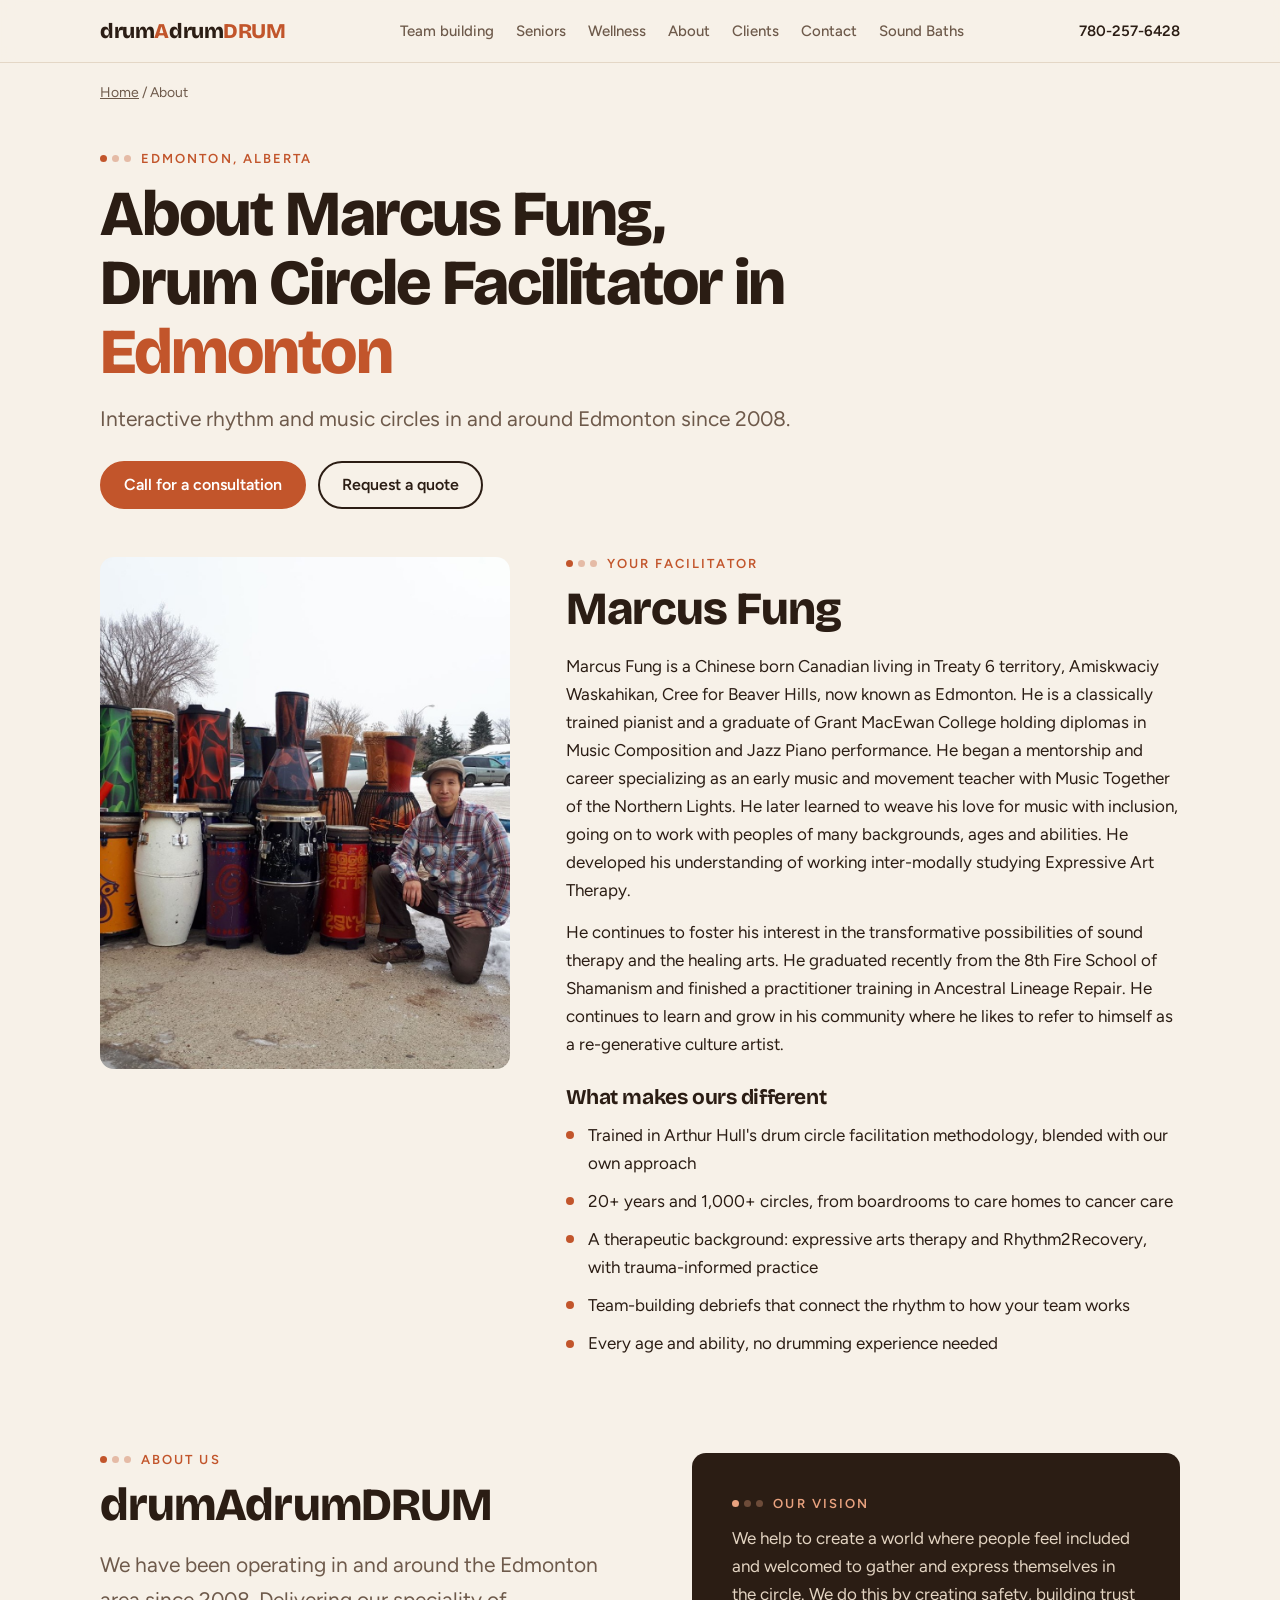
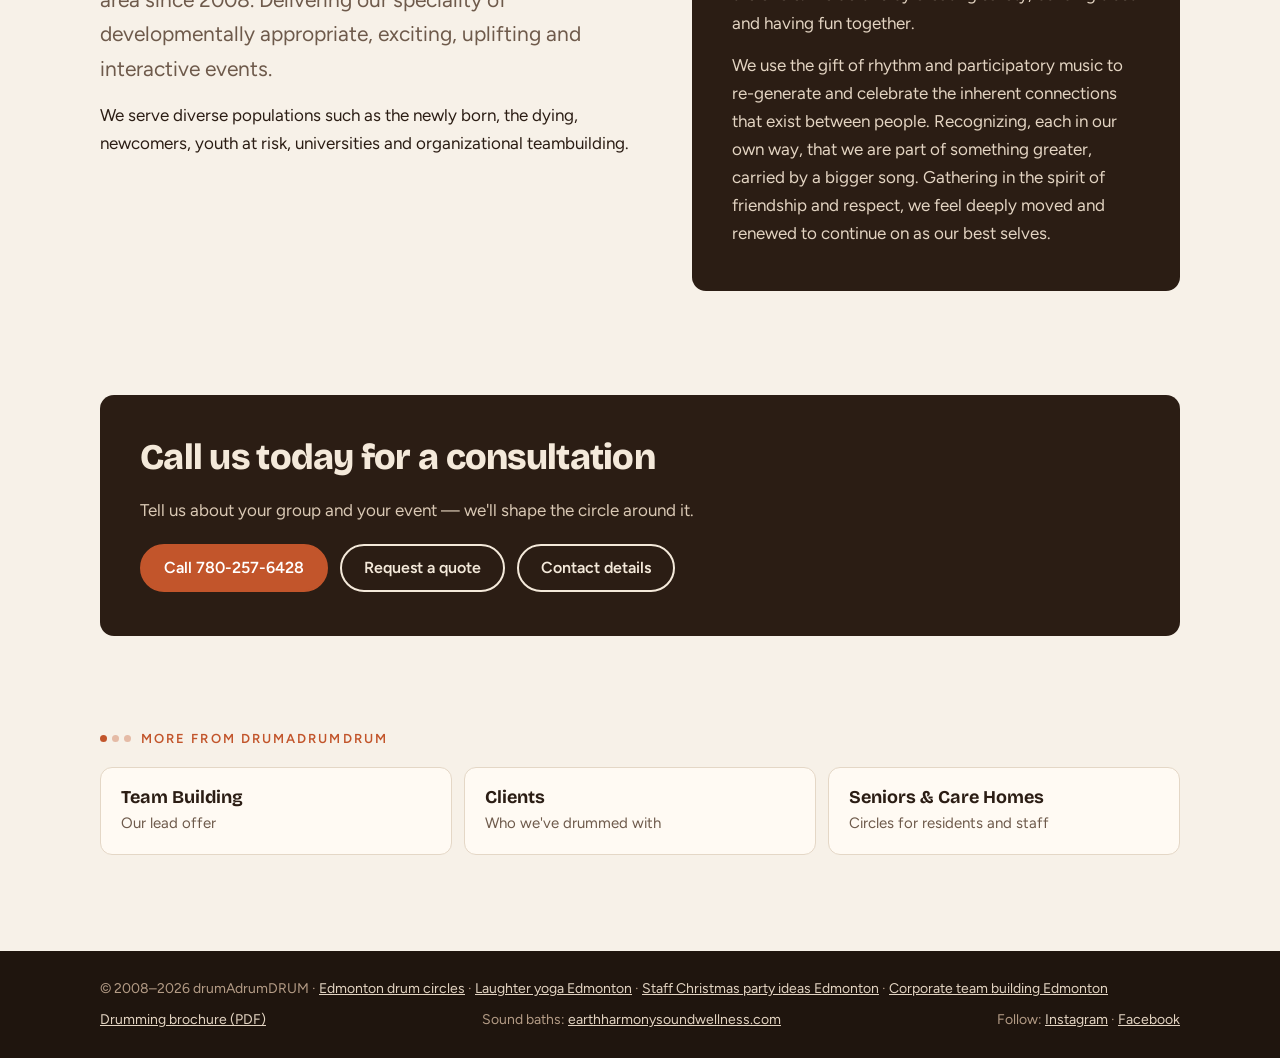
<file: about/index.html>
<!doctype html>
<html lang="en">
<head>
<meta charset="utf-8">
<meta name="viewport" content="width=device-width, initial-scale=1">
<link rel="icon" href="/favicon.svg" type="image/svg+xml">
<title>About Marcus Fung | Drum Circle Facilitator Edmonton | drumAdrumDRUM</title>
<meta name="description" content="Marcus Fung — Edmonton drum circle facilitator since 2008. Jazz piano and composition graduate (Grant MacEwan), early music & movement teacher, Expressive Art Therapy training.">
<link rel="canonical" href="https://yegdrumcircles.com/about/">
<meta property="og:type" content="website">
<meta property="og:title" content="About Marcus Fung | Drum Circle Facilitator Edmonton | drumAdrumDRUM">
<meta property="og:description" content="Marcus Fung — Edmonton drum circle facilitator since 2008. Jazz piano and composition graduate (Grant MacEwan), early music & movement teacher, Expressive Art Therapy training.">
<meta property="og:url" content="https://yegdrumcircles.com/about/">
<meta property="og:image" content="https://yegdrumcircles.com/images/hero-park-drum-circle.jpg">
<meta property="og:locale" content="en_CA">
<meta name="twitter:card" content="summary_large_image">
<meta name="theme-color" content="#2b1d14">
<link rel="preconnect" href="https://fonts.googleapis.com">
<link rel="preconnect" href="https://fonts.gstatic.com" crossorigin>
<link href="https://fonts.googleapis.com/css2?family=Bricolage+Grotesque:opsz,wght@12..96,500;12..96,700;12..96,800&family=Figtree:wght@400;500;600&display=swap" rel="stylesheet">
<link rel="stylesheet" href="../assets/site.css">
<script type="application/ld+json">
{
  "@context": "https://schema.org",
  "@type": "Person",
  "name": "Marcus Fung",
  "jobTitle": "Drum circle and laughter yoga facilitator",
  "sameAs": ["https://www.instagram.com/earth.harmony.sound.wellness/", "https://www.facebook.com/profile.php?id=61588071205071", "https://www.earthharmonysoundwellness.com/"],
  "url": "https://yegdrumcircles.com/about/",
  "image": "https://yegdrumcircles.com/images/marcus-drums-snow.jpg",
  "alumniOf": {
    "@type": "CollegeOrUniversity",
    "name": "Grant MacEwan College"
  },
  "worksFor": {
    "@type": "LocalBusiness",
    "@id": "https://yegdrumcircles.com/#business",
    "name": "drumAdrumDRUM",
    "url": "https://yegdrumcircles.com/",
    "telephone": "+1-780-257-6428",
    "email": "drumAdrumDRUM@gmail.com",
    "address": {
      "@type": "PostalAddress",
      "addressLocality": "Edmonton",
      "addressRegion": "AB",
      "addressCountry": "CA"
    },
    "areaServed": "Edmonton, Alberta"
  },
  "sameAs": [
    "https://www.earthharmonysoundwellness.com/"
  ]
}
</script>
<script type="application/ld+json">
{
  "@context": "https://schema.org",
  "@type": "BreadcrumbList",
  "itemListElement": [
    {
      "@type": "ListItem",
      "position": 1,
      "name": "Home",
      "item": "https://yegdrumcircles.com/"
    },
    {
      "@type": "ListItem",
      "position": 2,
      "name": "About",
      "item": "https://yegdrumcircles.com/about/"
    }
  ]
}
</script>
</head>
<body>

<header class="top">
  <div class="wrap">
    <a class="logo" href="../" aria-label="drumAdrumDRUM home">drum<span>A</span>drum<span>DRUM</span></a>
    <nav class="links" aria-label="Pages">
      <a href="../team-building/">Team building</a><a href="../seniors/">Seniors</a><a href="../wellness/">Wellness</a><a href="../about/" aria-current="page">About</a><a href="../clients/">Clients</a><a href="../#contact">Contact</a><a href="https://www.earthharmonysoundwellness.com/" target="_blank" rel="noopener">Sound Baths</a>
    </nav>
    <a class="call" href="tel:+17802576428">780-257-6428</a>
  </div>
  <nav class="subnav" aria-label="Pages (mobile)"><a href="../team-building/">Team building</a><a href="../seniors/">Seniors</a><a href="../wellness/">Wellness</a><a href="../about/" aria-current="page">About</a><a href="../clients/">Clients</a><a href="../#contact">Contact</a></nav>
</header>

<main id="top">
<div class="wrap"><p class="crumbs"><a href="../">Home</a> / About</p></div>

<section class="page-hero" aria-labelledby="h1">
  <div class="wrap">
    <p class="eyebrow"><span class="beat" aria-hidden="true"><i></i><i></i><i></i></span>Edmonton, Alberta</p>
    <h1 id="h1">About Marcus Fung, Drum Circle Facilitator in <span>Edmonton</span></h1>
    <p class="lead">Interactive rhythm and music circles in and around Edmonton since 2008.</p>
    <div class="ctas"><a class="btn btn-solid" href="tel:+17802576428">Call for a consultation</a><a class="btn btn-line" href="mailto:drumAdrumDRUM@gmail.com?subject=Drum%20circle%20%E2%80%94%20free%20consult%20%2F%20quote%20request&amp;body=Hi%20Marcus%2C%0A%0AOrganization%3A%0AVenue%20%2F%20location%3A%0ADate(s)%3A%0ANumber%20of%20participants%20(roughly)%3A%0AParticipants%20are%20(staff%2C%20clients%2C%20ages%E2%80%A6)%3A%0ASession%20length%3A%0ATeam%20objectives%3A%0A">Request a quote</a></div>
    
  </div>
</section>

<section style="padding-top:48px"><div class="wrap marcus">
  <img src="../images/marcus-drums-snow.jpg" alt="Marcus Fung kneeling beside a collection of hand drums outdoors" width="1440" height="1080">
  <div>
    <p class="eyebrow"><span class="beat" aria-hidden="true"><i></i><i></i><i></i></span>Your facilitator</p>
    <h2>Marcus Fung</h2>
    <p>Marcus Fung is a Chinese born Canadian living in Treaty 6 territory, Amiskwaciy Waskahikan, Cree for Beaver Hills, now known as Edmonton. He is a classically trained pianist and a graduate of Grant MacEwan College holding diplomas in Music Composition and Jazz Piano performance. He began a mentorship and career specializing as an early music and movement teacher with Music Together of the Northern Lights. He later learned to weave his love for music with inclusion, going on to work with peoples of many backgrounds, ages and abilities. He developed his understanding of working inter-modally studying Expressive Art Therapy.</p>
    <p>He continues to foster his interest in the transformative possibilities of sound therapy and the healing arts. He graduated recently from the 8th Fire School of Shamanism and finished a practitioner training in Ancestral Lineage Repair. He continues to learn and grow in his community where he likes to refer to himself as a re-generative culture artist.</p>
    <h3 style="margin-top:28px">What makes ours different</h3>
    <ul class="diff">
      <li>Trained in Arthur Hull's drum circle facilitation methodology, blended with our own approach</li>
      <li>20+ years and 1,000+ circles, from boardrooms to care homes to cancer care</li>
      <li>A therapeutic background: expressive arts therapy and Rhythm2Recovery, with trauma-informed practice</li>
      <li>Team-building debriefs that connect the rhythm to how your team works</li>
      <li>Every age and ability, no drumming experience needed</li>
    </ul>
  </div>
</div></section>

<section style="padding-top:0"><div class="wrap two">
  <div>
    <p class="eyebrow"><span class="beat" aria-hidden="true"><i></i><i></i><i></i></span>About us</p>
    <h2>drumAdrumDRUM</h2>
    <p class="lead">We have been operating in and around the Edmonton area since 2008. Delivering our speciality of developmentally appropriate, exciting, uplifting and interactive events.</p>
    <p>We serve diverse populations such as the newly born, the dying, newcomers, youth at risk, universities and organizational teambuilding.</p>
  </div>
  <div class="vision" id="vision">
      <p class="eyebrow"><span class="beat" aria-hidden="true"><i></i><i></i><i></i></span>Our vision</p>
      <p>We help to create a world where people feel included and welcomed to gather and express themselves in the circle. We do this by creating safety, building trust and having fun together.</p>
      <p>We use the gift of rhythm and participatory music to re-generate and celebrate the inherent connections that exist between people. Recognizing, each in our own way, that we are part of something greater, carried by a bigger song. Gathering in the spirit of friendship and respect, we feel deeply moved and renewed to continue on as our best selves.</p>
    </div>
</div></section>
<section style="padding-top:0"><div class="wrap"><div class="cta-band">
  <h2>Call us today for a consultation</h2><p>Tell us about your group and your event — we'll shape the circle around it.</p>
  <div class="ctas"><a class="btn btn-solid" href="tel:+17802576428">Call 780-257-6428</a><a class="btn btn-line" href="mailto:drumAdrumDRUM@gmail.com?subject=Drum%20circle%20%E2%80%94%20free%20consult%20%2F%20quote%20request&amp;body=Hi%20Marcus%2C%0A%0AOrganization%3A%0AVenue%20%2F%20location%3A%0ADate(s)%3A%0ANumber%20of%20participants%20(roughly)%3A%0AParticipants%20are%20(staff%2C%20clients%2C%20ages%E2%80%A6)%3A%0ASession%20length%3A%0ATeam%20objectives%3A%0A">Request a quote</a><a class="btn btn-line" href="../#contact">Contact details</a></div>
</div></div></section><section style="padding-top:0"><div class="wrap">
  <p class="eyebrow"><span class="beat" aria-hidden="true"><i></i><i></i><i></i></span>More from drumAdrumDRUM</p>
  <div class="related"><a href="../team-building/"><b>Team Building</b><span>Our lead offer</span></a><a href="../clients/"><b>Clients</b><span>Who we've drummed with</span></a><a href="../seniors/"><b>Seniors &amp; Care Homes</b><span>Circles for residents and staff</span></a></div>
</div></section>

</main>

<footer>
  <div class="wrap">
    <span>© 2008–2026 drumAdrumDRUM · <a href="../">Edmonton drum circles</a> · <a href="../laughter-yoga/">Laughter yoga Edmonton</a> · <a href="../holiday-parties/">Staff Christmas party ideas Edmonton</a> · <a href="../team-building/">Corporate team building Edmonton</a></span>
    <span><a href="https://www.earthharmonysoundwellness.com/files/drumming-circles-brochure.pdf" target="_blank" rel="noopener">Drumming brochure (PDF)</a></span>
    <span>Sound baths: <a href="https://www.earthharmonysoundwellness.com/" target="_blank" rel="noopener">earthharmonysoundwellness.com</a></span>
    <span>Follow: <a href="https://www.instagram.com/earth.harmony.sound.wellness/" target="_blank" rel="noopener me">Instagram</a> · <a href="https://www.facebook.com/profile.php?id=61588071205071" target="_blank" rel="noopener me">Facebook</a></span>
  </div>
</footer>

<!-- Cloudflare Web Analytics --><script defer src='https://static.cloudflareinsights.com/beacon.min.js' data-cf-beacon='{"token": "c49505fbf6a64386b281b31300809142"}'></script><!-- End Cloudflare Web Analytics -->
<script>window.goatcounter={path:function(p){return "yegdrumcircles.com"+p}}</script><script data-goatcounter="https://earthharmony.goatcounter.com/count" async src="//gc.zgo.at/count.js"></script>
<script>/* click tracking (Nov 17): every link/button tap → GoatCounter event "yegdrumcircles.com/click:<label>" */
document.addEventListener("click",function(e){var a=e.target.closest&&e.target.closest("a,button");if(!a)return;var t=(a.getAttribute("data-gc")||a.textContent||a.getAttribute("aria-label")||a.href||"").replace(/\s+/g," ").trim().slice(0,60);if(!t)return;var pg=location.pathname.replace(/index\.html$/,"");try{window.goatcounter&&window.goatcounter.count&&window.goatcounter.count({path:"yegdrumcircles.com/click:"+t+" · "+pg,title:t,event:true})}catch(_){}},true);</script>
</body>
</html>
</file>
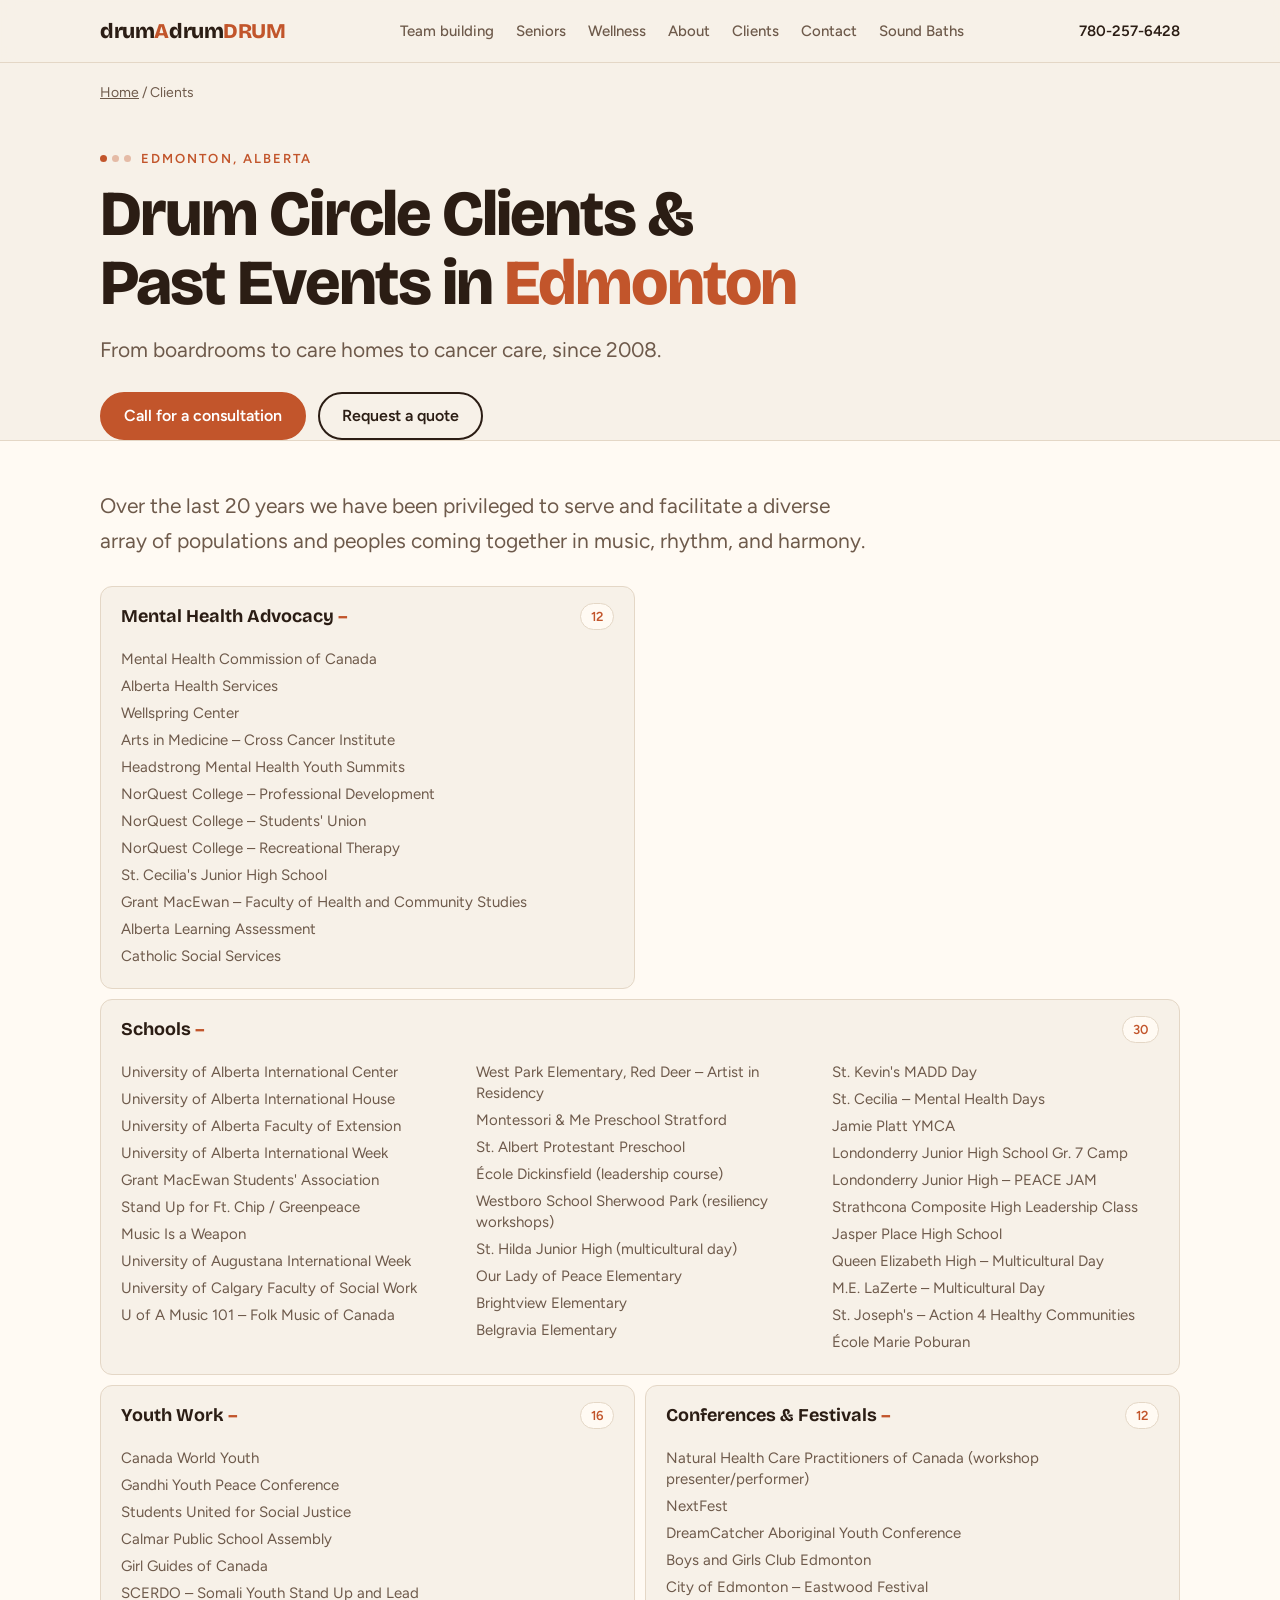
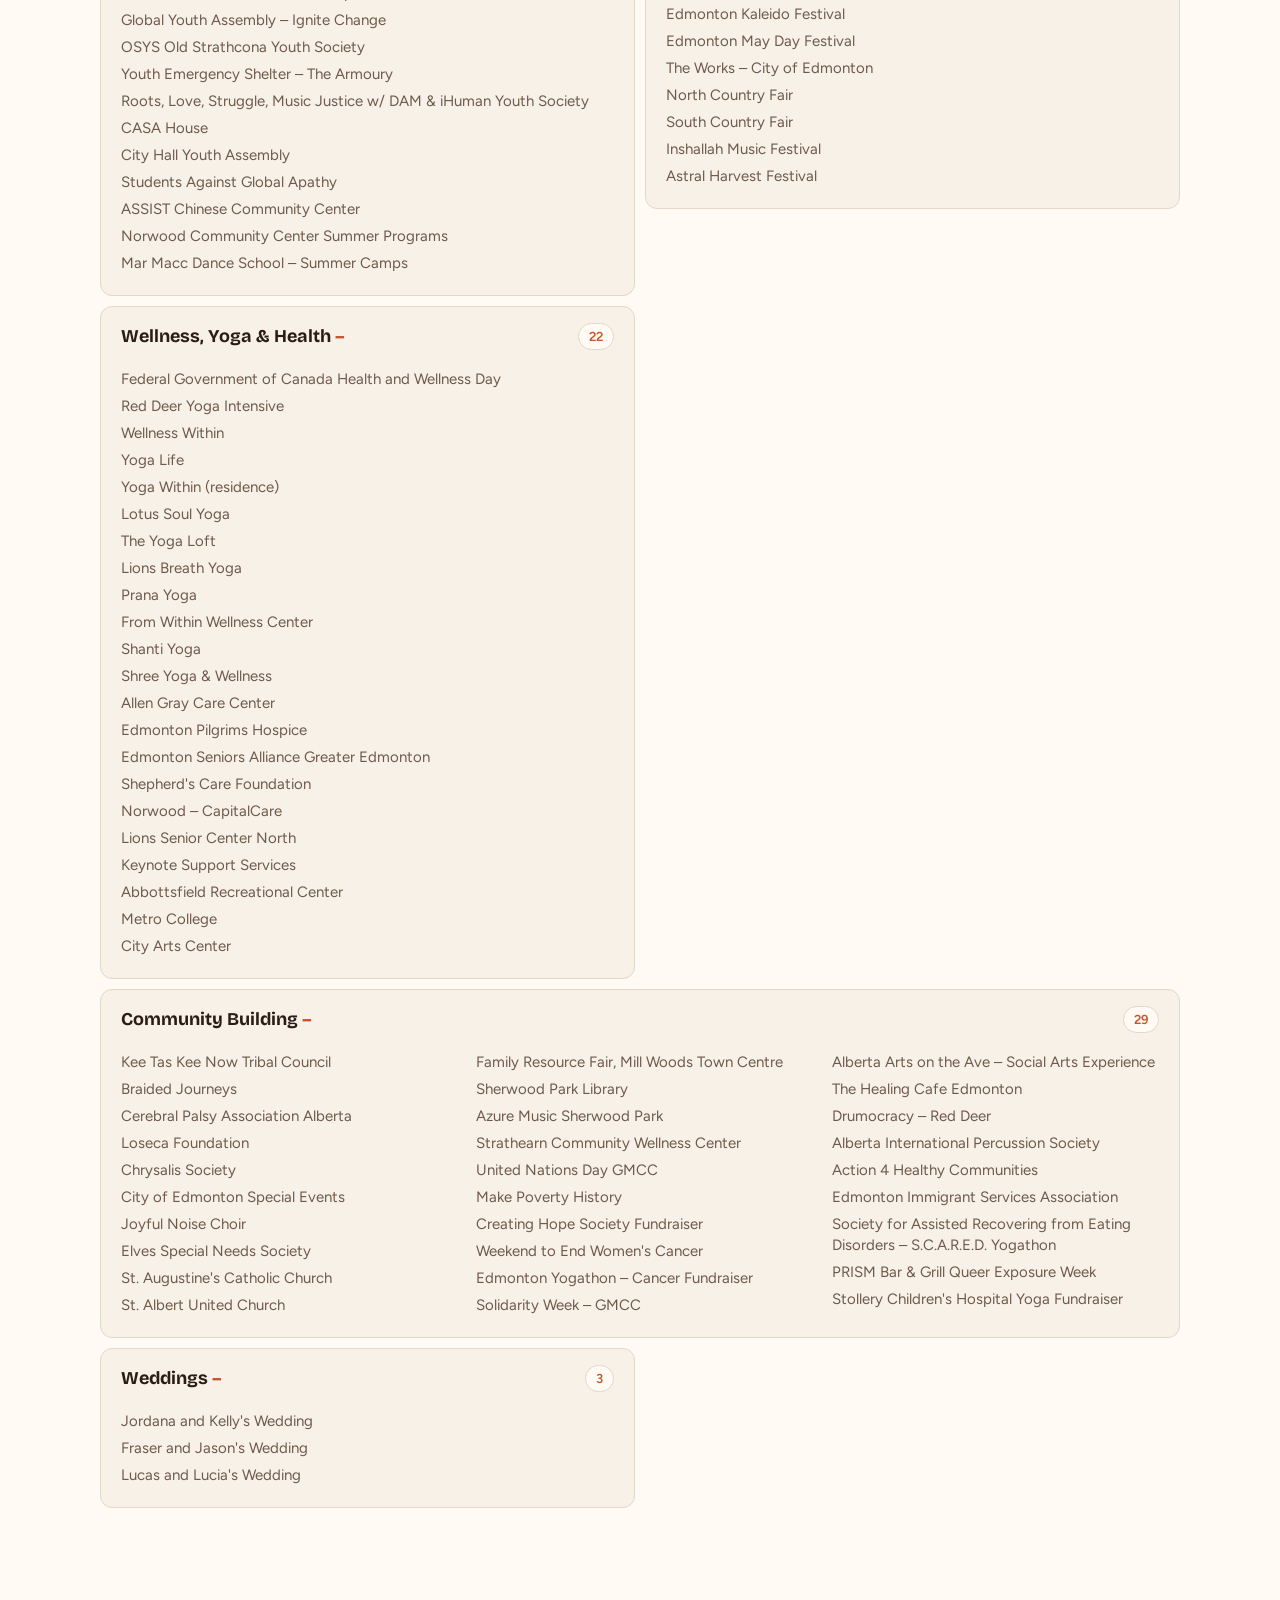
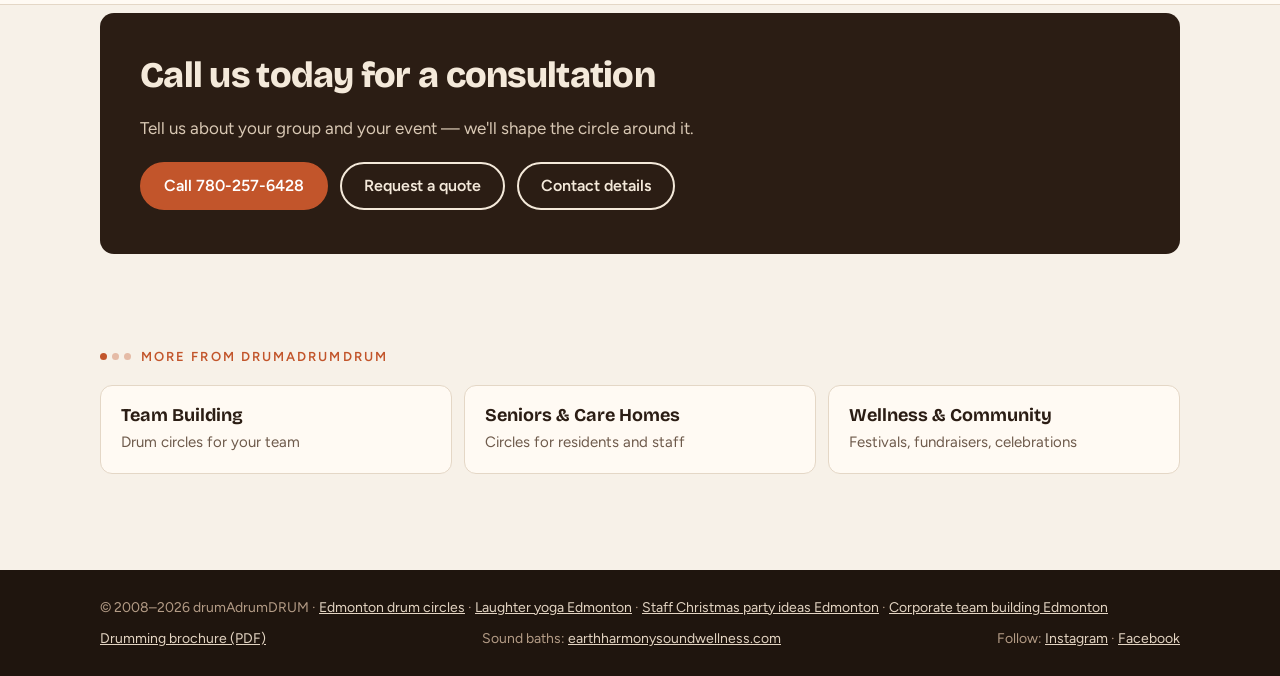
<file: clients/index.html>
<!doctype html>
<html lang="en">
<head>
<meta charset="utf-8">
<meta name="viewport" content="width=device-width, initial-scale=1">
<link rel="icon" href="/favicon.svg" type="image/svg+xml">
<title>Drum Circle Clients &amp; Past Events Edmonton | drumAdrumDRUM</title>
<meta name="description" content="Some of the organizations we've drummed with since 2008: Mental Health Commission of Canada, Alberta Health Services, Cross Cancer Institute, University of Alberta, City of Edmonton, care homes, festivals and more.">
<link rel="canonical" href="https://yegdrumcircles.com/clients/">
<meta property="og:type" content="website">
<meta property="og:title" content="Drum Circle Clients &amp; Past Events Edmonton | drumAdrumDRUM">
<meta property="og:description" content="Some of the organizations we've drummed with since 2008: Mental Health Commission of Canada, Alberta Health Services, Cross Cancer Institute, University of Alberta, City of Edmonton, care homes, festivals and more.">
<meta property="og:url" content="https://yegdrumcircles.com/clients/">
<meta property="og:image" content="https://yegdrumcircles.com/images/group-with-drums.jpg">
<meta property="og:locale" content="en_CA">
<meta name="twitter:card" content="summary_large_image">
<meta name="theme-color" content="#2b1d14">
<link rel="preconnect" href="https://fonts.googleapis.com">
<link rel="preconnect" href="https://fonts.gstatic.com" crossorigin>
<link href="https://fonts.googleapis.com/css2?family=Bricolage+Grotesque:opsz,wght@12..96,500;12..96,700;12..96,800&family=Figtree:wght@400;500;600&display=swap" rel="stylesheet">
<link rel="stylesheet" href="../assets/site.css">
<script type="application/ld+json">
{
  "@context": "https://schema.org",
  "@type": "BreadcrumbList",
  "itemListElement": [
    {
      "@type": "ListItem",
      "position": 1,
      "name": "Home",
      "item": "https://yegdrumcircles.com/"
    },
    {
      "@type": "ListItem",
      "position": 2,
      "name": "Clients",
      "item": "https://yegdrumcircles.com/clients/"
    }
  ]
}
</script>
</head>
<body>

<header class="top">
  <div class="wrap">
    <a class="logo" href="../" aria-label="drumAdrumDRUM home">drum<span>A</span>drum<span>DRUM</span></a>
    <nav class="links" aria-label="Pages">
      <a href="../team-building/">Team building</a><a href="../seniors/">Seniors</a><a href="../wellness/">Wellness</a><a href="../about/">About</a><a href="../clients/" aria-current="page">Clients</a><a href="../#contact">Contact</a><a href="https://www.earthharmonysoundwellness.com/" target="_blank" rel="noopener">Sound Baths</a>
    </nav>
    <a class="call" href="tel:+17802576428">780-257-6428</a>
  </div>
  <nav class="subnav" aria-label="Pages (mobile)"><a href="../team-building/">Team building</a><a href="../seniors/">Seniors</a><a href="../wellness/">Wellness</a><a href="../about/">About</a><a href="../clients/" aria-current="page">Clients</a><a href="../#contact">Contact</a></nav>
</header>

<main id="top">
<div class="wrap"><p class="crumbs"><a href="../">Home</a> / Clients</p></div>

<section class="page-hero" aria-labelledby="h1">
  <div class="wrap">
    <p class="eyebrow"><span class="beat" aria-hidden="true"><i></i><i></i><i></i></span>Edmonton, Alberta</p>
    <h1 id="h1">Drum Circle Clients &amp; Past Events in <span>Edmonton</span></h1>
    <p class="lead">From boardrooms to care homes to cancer care, since 2008.</p>
    <div class="ctas"><a class="btn btn-solid" href="tel:+17802576428">Call for a consultation</a><a class="btn btn-line" href="mailto:drumAdrumDRUM@gmail.com?subject=Drum%20circle%20%E2%80%94%20free%20consult%20%2F%20quote%20request&amp;body=Hi%20Marcus%2C%0A%0AOrganization%3A%0AVenue%20%2F%20location%3A%0ADate(s)%3A%0ANumber%20of%20participants%20(roughly)%3A%0AParticipants%20are%20(staff%2C%20clients%2C%20ages%E2%80%A6)%3A%0ASession%20length%3A%0ATeam%20objectives%3A%0A">Request a quote</a></div>
    
  </div>
</section>

<section id="clients" style="padding-top:48px"><div class="wrap">
  <p class="lead">Over the last 20 years we have been privileged to serve and facilitate a diverse array of populations and peoples coming together in music, rhythm, and harmony.</p>
  <div class="cats">
<details class="cat" open><summary><span>Mental Health Advocacy</span><b>12</b></summary><ul><li>Mental Health Commission of Canada</li><li>Alberta Health Services</li><li>Wellspring Center</li><li>Arts in Medicine – Cross Cancer Institute</li><li>Headstrong Mental Health Youth Summits</li><li>NorQuest College – Professional Development</li><li>NorQuest College – Students&#x27; Union</li><li>NorQuest College – Recreational Therapy</li><li>St. Cecilia&#x27;s Junior High School</li><li>Grant MacEwan – Faculty of Health and Community Studies</li><li>Alberta Learning Assessment</li><li>Catholic Social Services</li></ul></details>
<details class="cat wide" open><summary><span>Schools</span><b>30</b></summary><ul><li>University of Alberta International Center</li><li>University of Alberta International House</li><li>University of Alberta Faculty of Extension</li><li>University of Alberta International Week</li><li>Grant MacEwan Students&#x27; Association</li><li>Stand Up for Ft. Chip / Greenpeace</li><li>Music Is a Weapon</li><li>University of Augustana International Week</li><li>University of Calgary Faculty of Social Work</li><li>U of A Music 101 – Folk Music of Canada</li><li>West Park Elementary, Red Deer – Artist in Residency</li><li>Montessori &amp; Me Preschool Stratford</li><li>St. Albert Protestant Preschool</li><li>École Dickinsfield (leadership course)</li><li>Westboro School Sherwood Park (resiliency workshops)</li><li>St. Hilda Junior High (multicultural day)</li><li>Our Lady of Peace Elementary</li><li>Brightview Elementary</li><li>Belgravia Elementary</li><li>St. Kevin&#x27;s MADD Day</li><li>St. Cecilia – Mental Health Days</li><li>Jamie Platt YMCA</li><li>Londonderry Junior High School Gr. 7 Camp</li><li>Londonderry Junior High – PEACE JAM</li><li>Strathcona Composite High Leadership Class</li><li>Jasper Place High School</li><li>Queen Elizabeth High – Multicultural Day</li><li>M.E. LaZerte – Multicultural Day</li><li>St. Joseph&#x27;s – Action 4 Healthy Communities</li><li>École Marie Poburan</li></ul></details>
<details class="cat" open><summary><span>Youth Work</span><b>16</b></summary><ul><li>Canada World Youth</li><li>Gandhi Youth Peace Conference</li><li>Students United for Social Justice</li><li>Calmar Public School Assembly</li><li>Girl Guides of Canada</li><li>SCERDO – Somali Youth Stand Up and Lead</li><li>Global Youth Assembly – Ignite Change</li><li>OSYS Old Strathcona Youth Society</li><li>Youth Emergency Shelter – The Armoury</li><li>Roots, Love, Struggle, Music Justice w/ DAM &amp; iHuman Youth Society</li><li>CASA House</li><li>City Hall Youth Assembly</li><li>Students Against Global Apathy</li><li>ASSIST Chinese Community Center</li><li>Norwood Community Center Summer Programs</li><li>Mar Macc Dance School – Summer Camps</li></ul></details>
<details class="cat" open><summary><span>Conferences &amp; Festivals</span><b>12</b></summary><ul><li>Natural Health Care Practitioners of Canada (workshop presenter/performer)</li><li>NextFest</li><li>DreamCatcher Aboriginal Youth Conference</li><li>Boys and Girls Club Edmonton</li><li>City of Edmonton – Eastwood Festival</li><li>Edmonton Kaleido Festival</li><li>Edmonton May Day Festival</li><li>The Works – City of Edmonton</li><li>North Country Fair</li><li>South Country Fair</li><li>Inshallah Music Festival</li><li>Astral Harvest Festival</li></ul></details>
<details class="cat" open><summary><span>Wellness, Yoga &amp; Health</span><b>22</b></summary><ul><li>Federal Government of Canada Health and Wellness Day</li><li>Red Deer Yoga Intensive</li><li>Wellness Within</li><li>Yoga Life</li><li>Yoga Within (residence)</li><li>Lotus Soul Yoga</li><li>The Yoga Loft</li><li>Lions Breath Yoga</li><li>Prana Yoga</li><li>From Within Wellness Center</li><li>Shanti Yoga</li><li>Shree Yoga &amp; Wellness</li><li>Allen Gray Care Center</li><li>Edmonton Pilgrims Hospice</li><li>Edmonton Seniors Alliance Greater Edmonton</li><li>Shepherd&#x27;s Care Foundation</li><li>Norwood – CapitalCare</li><li>Lions Senior Center North</li><li>Keynote Support Services</li><li>Abbottsfield Recreational Center</li><li>Metro College</li><li>City Arts Center</li></ul></details>
<details class="cat wide" open><summary><span>Community Building</span><b>29</b></summary><ul><li>Kee Tas Kee Now Tribal Council</li><li>Braided Journeys</li><li>Cerebral Palsy Association Alberta</li><li>Loseca Foundation</li><li>Chrysalis Society</li><li>City of Edmonton Special Events</li><li>Joyful Noise Choir</li><li>Elves Special Needs Society</li><li>St. Augustine&#x27;s Catholic Church</li><li>St. Albert United Church</li><li>Family Resource Fair, Mill Woods Town Centre</li><li>Sherwood Park Library</li><li>Azure Music Sherwood Park</li><li>Strathearn Community Wellness Center</li><li>United Nations Day GMCC</li><li>Make Poverty History</li><li>Creating Hope Society Fundraiser</li><li>Weekend to End Women&#x27;s Cancer</li><li>Edmonton Yogathon – Cancer Fundraiser</li><li>Solidarity Week – GMCC</li><li>Alberta Arts on the Ave – Social Arts Experience</li><li>The Healing Cafe Edmonton</li><li>Drumocracy – Red Deer</li><li>Alberta International Percussion Society</li><li>Action 4 Healthy Communities</li><li>Edmonton Immigrant Services Association</li><li>Society for Assisted Recovering from Eating Disorders – S.C.A.R.E.D. Yogathon</li><li>PRISM Bar &amp; Grill Queer Exposure Week</li><li>Stollery Children&#x27;s Hospital Yoga Fundraiser</li></ul></details>
<details class="cat" open><summary><span>Weddings</span><b>3</b></summary><ul><li>Jordana and Kelly&#x27;s Wedding</li><li>Fraser and Jason&#x27;s Wedding</li><li>Lucas and Lucia&#x27;s Wedding</li></ul></details>
    </div>
</div></section>
<section style="padding-top:0"><div class="wrap"><div class="cta-band">
  <h2>Call us today for a consultation</h2><p>Tell us about your group and your event — we'll shape the circle around it.</p>
  <div class="ctas"><a class="btn btn-solid" href="tel:+17802576428">Call 780-257-6428</a><a class="btn btn-line" href="mailto:drumAdrumDRUM@gmail.com?subject=Drum%20circle%20%E2%80%94%20free%20consult%20%2F%20quote%20request&amp;body=Hi%20Marcus%2C%0A%0AOrganization%3A%0AVenue%20%2F%20location%3A%0ADate(s)%3A%0ANumber%20of%20participants%20(roughly)%3A%0AParticipants%20are%20(staff%2C%20clients%2C%20ages%E2%80%A6)%3A%0ASession%20length%3A%0ATeam%20objectives%3A%0A">Request a quote</a><a class="btn btn-line" href="../#contact">Contact details</a></div>
</div></div></section><section style="padding-top:0"><div class="wrap">
  <p class="eyebrow"><span class="beat" aria-hidden="true"><i></i><i></i><i></i></span>More from drumAdrumDRUM</p>
  <div class="related"><a href="../team-building/"><b>Team Building</b><span>Drum circles for your team</span></a><a href="../seniors/"><b>Seniors &amp; Care Homes</b><span>Circles for residents and staff</span></a><a href="../wellness/"><b>Wellness &amp; Community</b><span>Festivals, fundraisers, celebrations</span></a></div>
</div></section>

</main>

<footer>
  <div class="wrap">
    <span>© 2008–2026 drumAdrumDRUM · <a href="../">Edmonton drum circles</a> · <a href="../laughter-yoga/">Laughter yoga Edmonton</a> · <a href="../holiday-parties/">Staff Christmas party ideas Edmonton</a> · <a href="../team-building/">Corporate team building Edmonton</a></span>
    <span><a href="https://www.earthharmonysoundwellness.com/files/drumming-circles-brochure.pdf" target="_blank" rel="noopener">Drumming brochure (PDF)</a></span>
    <span>Sound baths: <a href="https://www.earthharmonysoundwellness.com/" target="_blank" rel="noopener">earthharmonysoundwellness.com</a></span>
    <span>Follow: <a href="https://www.instagram.com/earth.harmony.sound.wellness/" target="_blank" rel="noopener me">Instagram</a> · <a href="https://www.facebook.com/profile.php?id=61588071205071" target="_blank" rel="noopener me">Facebook</a></span>
  </div>
</footer>

<!-- Cloudflare Web Analytics --><script defer src='https://static.cloudflareinsights.com/beacon.min.js' data-cf-beacon='{"token": "c49505fbf6a64386b281b31300809142"}'></script><!-- End Cloudflare Web Analytics -->
<script>window.goatcounter={path:function(p){return "yegdrumcircles.com"+p}}</script><script data-goatcounter="https://earthharmony.goatcounter.com/count" async src="//gc.zgo.at/count.js"></script>
<script>/* click tracking (Nov 17): every link/button tap → GoatCounter event "yegdrumcircles.com/click:<label>" */
document.addEventListener("click",function(e){var a=e.target.closest&&e.target.closest("a,button");if(!a)return;var t=(a.getAttribute("data-gc")||a.textContent||a.getAttribute("aria-label")||a.href||"").replace(/\s+/g," ").trim().slice(0,60);if(!t)return;var pg=location.pathname.replace(/index\.html$/,"");try{window.goatcounter&&window.goatcounter.count&&window.goatcounter.count({path:"yegdrumcircles.com/click:"+t+" · "+pg,title:t,event:true})}catch(_){}},true);</script>
</body>
</html>
</file>
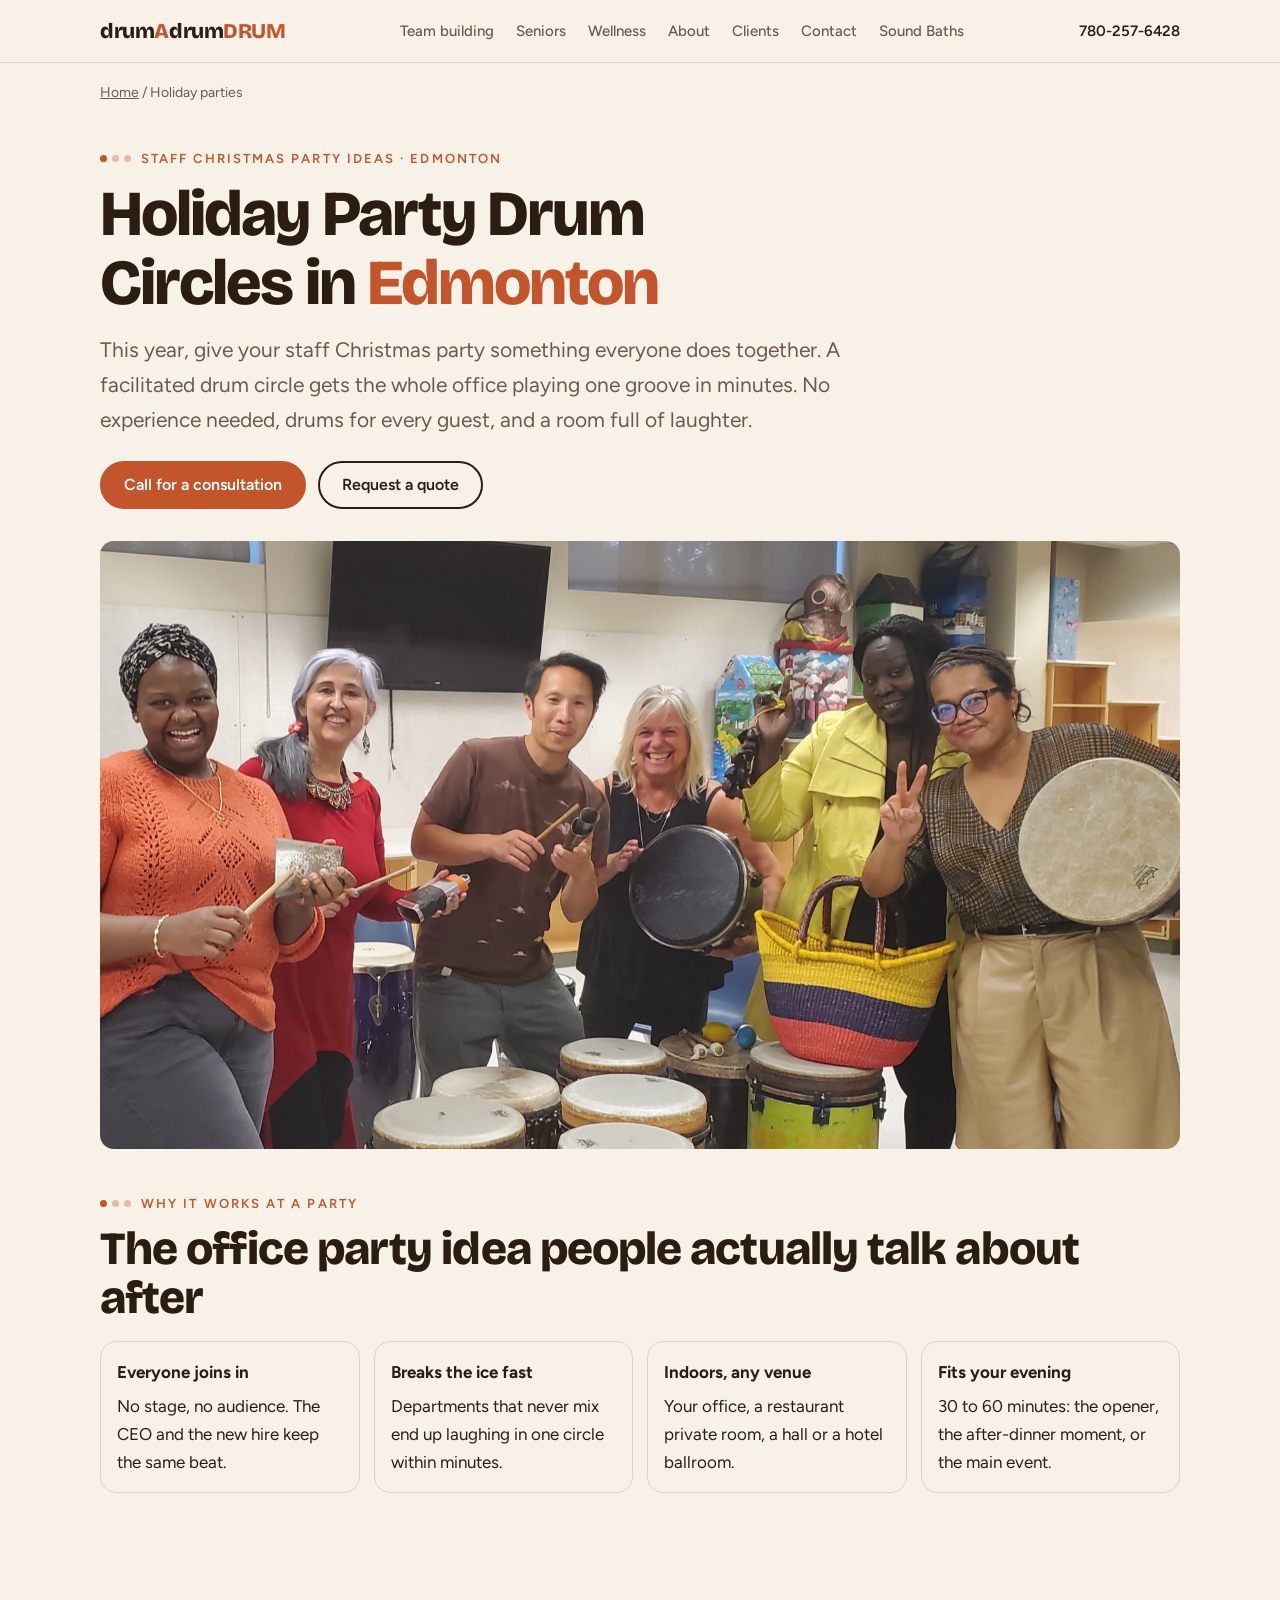
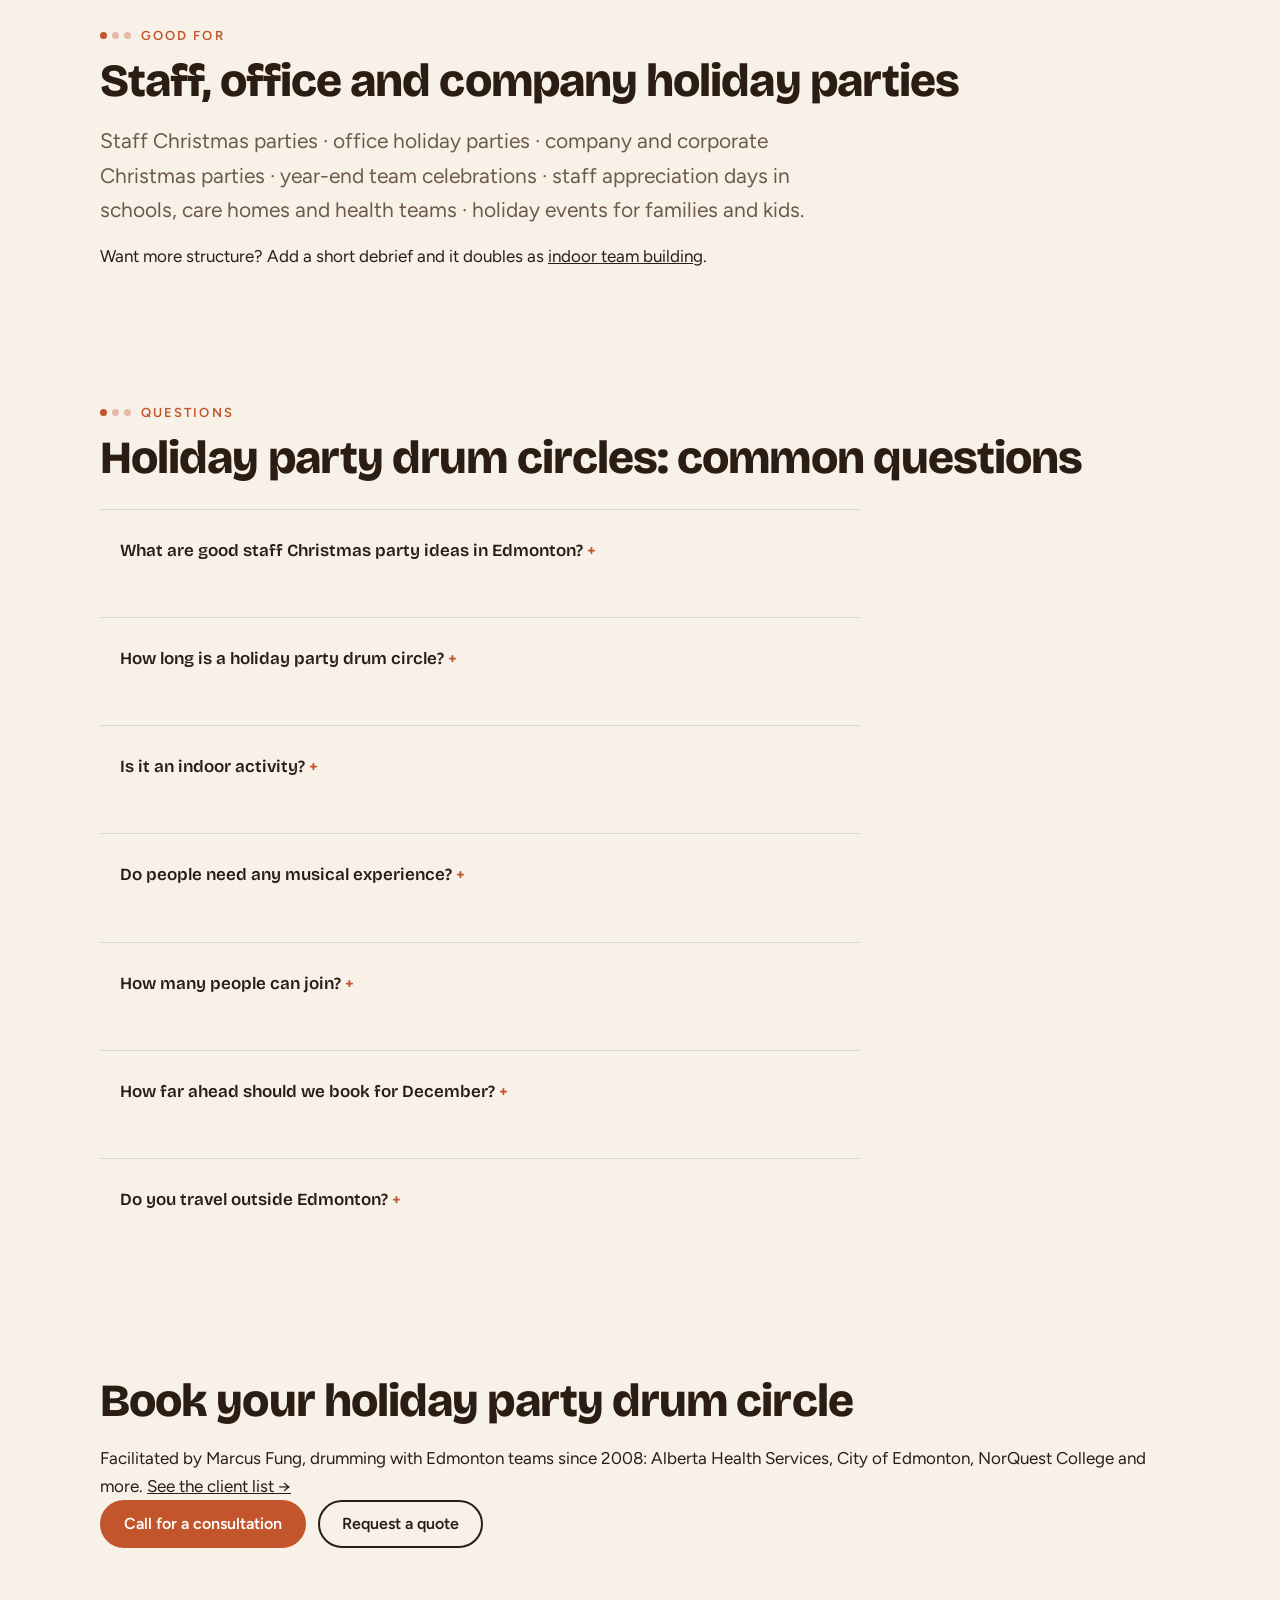
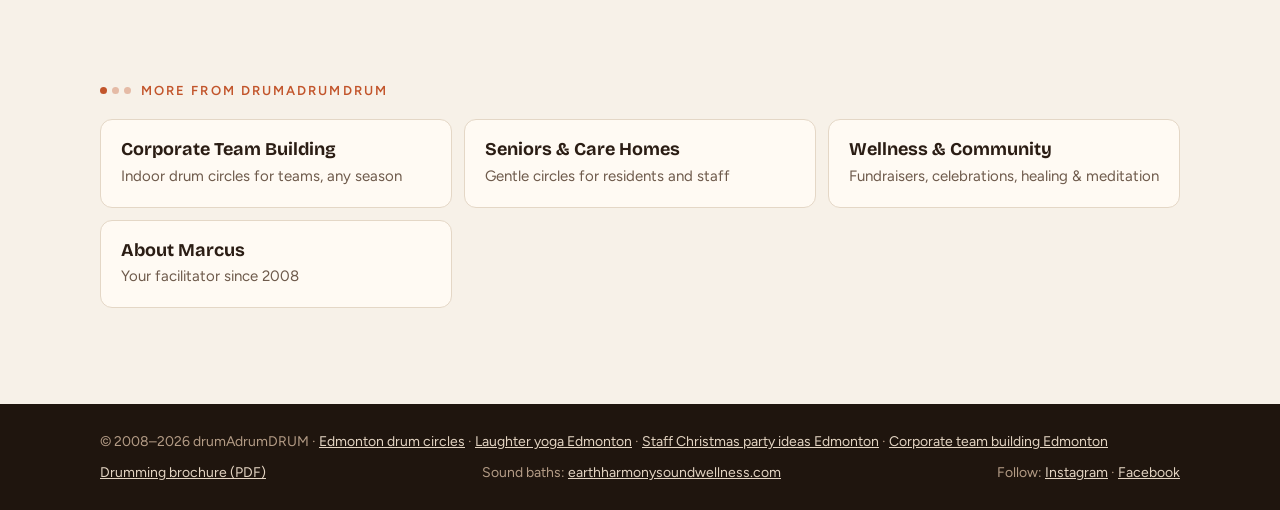
<file: holiday-parties/index.html>
<!doctype html>
<html lang="en">
<head>
<meta charset="utf-8">
<meta name="viewport" content="width=device-width, initial-scale=1">
<link rel="icon" href="/favicon.svg" type="image/svg+xml">
<title>Staff Christmas Party Ideas Edmonton | Drum Circle Entertainment | drumAdrumDRUM</title>
<meta name="description" content="Looking for staff Christmas party ideas in Edmonton? A facilitated drum circle gets the whole office playing together in minutes. Indoor, 30–60 min, drums provided. Book for December: 780-257-6428.">
<link rel="canonical" href="https://yegdrumcircles.com/holiday-parties/">
<meta property="og:type" content="website">
<meta property="og:title" content="Staff Christmas Party Ideas Edmonton | Drum Circle Entertainment | drumAdrumDRUM">
<meta property="og:description" content="Looking for staff Christmas party ideas in Edmonton? A facilitated drum circle gets the whole office playing together in minutes. Indoor, 30–60 min, drums provided. Book for December: 780-257-6428.">
<meta property="og:url" content="https://yegdrumcircles.com/holiday-parties/">
<meta property="og:image" content="https://yegdrumcircles.com/images/hero-team-drummers.jpg">
<meta property="og:locale" content="en_CA">
<meta name="twitter:card" content="summary_large_image">
<meta name="theme-color" content="#2b1d14">
<link rel="preconnect" href="https://fonts.googleapis.com">
<link rel="preconnect" href="https://fonts.gstatic.com" crossorigin>
<link href="https://fonts.googleapis.com/css2?family=Bricolage+Grotesque:opsz,wght@12..96,500;12..96,700;12..96,800&family=Figtree:wght@400;500;600&display=swap" rel="stylesheet">
<link rel="stylesheet" href="../assets/site.css">
<script type="application/ld+json">
{
 "@context": "https://schema.org",
 "@type": "Service",
 "name": "Holiday party drum circles",
 "serviceType": "Staff Christmas party entertainment",
 "description": "Facilitated drum circles for staff Christmas parties, office holiday parties and year-end celebrations in Edmonton.",
 "url": "https://yegdrumcircles.com/holiday-parties/",
 "areaServed": {
  "@type": "City",
  "name": "Edmonton"
 },
 "provider": {
  "@type": "LocalBusiness",
  "@id": "https://yegdrumcircles.com/#business",
  "name": "drumAdrumDRUM",
  "url": "https://yegdrumcircles.com/",
  "telephone": "+1-780-257-6428",
  "email": "drumAdrumDRUM@gmail.com",
  "address": {
   "@type": "PostalAddress",
   "addressLocality": "Edmonton",
   "addressRegion": "AB",
   "addressCountry": "CA"
  }
 }
}
</script>
<script type="application/ld+json">
{
 "@context": "https://schema.org",
 "@type": "BreadcrumbList",
 "itemListElement": [
  {
   "@type": "ListItem",
   "position": 1,
   "name": "Home",
   "item": "https://yegdrumcircles.com/"
  },
  {
   "@type": "ListItem",
   "position": 2,
   "name": "Holiday parties",
   "item": "https://yegdrumcircles.com/holiday-parties/"
  }
 ]
}
</script>
<script type="application/ld+json">
{
 "@context": "https://schema.org",
 "@type": "FAQPage",
 "mainEntity": [
  {
   "@type": "Question",
   "name": "What are good staff Christmas party ideas in Edmonton?",
   "acceptedAnswer": {
    "@type": "Answer",
    "text": "Something everyone can do together beats something everyone watches. A facilitated drum circle gets the whole office playing one groove in minutes, mixes departments, and ends in laughter. It works as the opening act, the after-dinner moment, or the main event."
   }
  },
  {
   "@type": "Question",
   "name": "How long is a holiday party drum circle?",
   "acceptedAnswer": {
    "@type": "Answer",
    "text": "Usually 30 to 60 minutes. A shorter set fits between dinner and the rest of the evening; a longer one can include a few laughter and team challenges."
   }
  },
  {
   "@type": "Question",
   "name": "Is it an indoor activity?",
   "acceptedAnswer": {
    "@type": "Answer",
    "text": "Yes. We bring everything into your office, restaurant private room, hall or hotel ballroom. All you need is space for a circle of chairs."
   }
  },
  {
   "@type": "Question",
   "name": "Do people need any musical experience?",
   "acceptedAnswer": {
    "@type": "Answer",
    "text": "No. Drums are provided for every guest and everyone succeeds in the first few minutes. Bosses included."
   }
  },
  {
   "@type": "Question",
   "name": "How many people can join?",
   "acceptedAnswer": {
    "@type": "Answer",
    "text": "From small teams of 10 to company parties of 60 or more. Tell us your headcount and we'll plan the circle around it."
   }
  },
  {
   "@type": "Question",
   "name": "How far ahead should we book for December?",
   "acceptedAnswer": {
    "@type": "Answer",
    "text": "December dates fill first, so reach out as soon as you have a date. Call 780-257-6428 or request a quote and we'll check availability."
   }
  },
  {
   "@type": "Question",
   "name": "Do you travel outside Edmonton?",
   "acceptedAnswer": {
    "@type": "Answer",
    "text": "Yes, across the Edmonton area including St. Albert, Sherwood Park and Spruce Grove, and to Red Deer and Calgary for the right event."
   }
  }
 ]
}
</script>
<style>.faqs{max-width:760px;margin-top:14px}.faq{border-top:1px solid rgba(0,0,0,.12);padding:14px 0}.faq summary{font-weight:600;cursor:pointer;font-size:17px}.faq p{margin:10px 0 0;line-height:1.6}.fits{display:grid;grid-template-columns:repeat(auto-fit,minmax(220px,1fr));gap:14px;margin-top:16px}.fits div{border:1px solid rgba(0,0,0,.12);border-radius:16px;padding:16px}.fits b{display:block;font-size:17px;margin-bottom:6px}</style>
</head>
<body>

<header class="top">
  <div class="wrap">
    <a class="logo" href="../" aria-label="drumAdrumDRUM home">drum<span>A</span>drum<span>DRUM</span></a>
    <nav class="links" aria-label="Pages">
      <a href="../team-building/">Team building</a><a href="../seniors/">Seniors</a><a href="../wellness/">Wellness</a><a href="../about/">About</a><a href="../clients/">Clients</a><a href="../#contact">Contact</a><a href="https://www.earthharmonysoundwellness.com/" target="_blank" rel="noopener">Sound Baths</a>
    </nav>
    <a class="call" href="tel:+17802576428">780-257-6428</a>
  </div>
  <nav class="subnav" aria-label="Pages (mobile)"><a href="../team-building/">Team building</a><a href="../seniors/">Seniors</a><a href="../wellness/">Wellness</a><a href="../about/">About</a><a href="../clients/">Clients</a><a href="../#contact">Contact</a></nav>
</header>

<main id="top">
<div class="wrap"><p class="crumbs"><a href="../">Home</a> / Holiday parties</p></div>

<section class="page-hero" aria-labelledby="h1">
  <div class="wrap">
    <p class="eyebrow"><span class="beat" aria-hidden="true"><i></i><i></i><i></i></span>Staff Christmas party ideas · Edmonton</p>
    <h1 id="h1">Holiday Party Drum Circles in <span>Edmonton</span></h1>
    <p class="lead">This year, give your staff Christmas party something everyone does together. A facilitated drum circle gets the whole office playing one groove in minutes. No experience needed, drums for every guest, and a room full of laughter.</p>
    <div class="ctas"><a class="btn btn-solid" href="tel:+17802576428">Call for a consultation</a><a class="btn btn-line" href="mailto:drumAdrumDRUM@gmail.com?subject=Holiday%20party%20drum%20circle%20%E2%80%94%20quote%20request&amp;body=Hi%20Marcus%2C%0A%0AOrganization%3A%0AVenue%20%2F%20location%3A%0ADate(s)%3A%0ANumber%20of%20participants%20(roughly)%3A%0AParticipants%20are%20(staff%2C%20clients%2C%20ages%E2%80%A6)%3A%0ASession%20length%3A%0ATeam%20objectives%3A%0A">Request a quote</a></div>
    <div class="page-img"><img src="../images/hero-team-drummers.jpg" alt="A team playing drums together at a facilitated drum circle" width="1600" height="900" fetchpriority="high"></div>
  </div>
</section>

<section style="padding-top:48px"><div class="wrap">
  <p class="eyebrow"><span class="beat" aria-hidden="true"><i></i><i></i><i></i></span>Why it works at a party</p>
  <h2>The office party idea people actually talk about after</h2>
  <div class="fits">
    <div><b>Everyone joins in</b>No stage, no audience. The CEO and the new hire keep the same beat.</div>
    <div><b>Breaks the ice fast</b>Departments that never mix end up laughing in one circle within minutes.</div>
    <div><b>Indoors, any venue</b>Your office, a restaurant private room, a hall or a hotel ballroom.</div>
    <div><b>Fits your evening</b>30 to 60 minutes: the opener, the after-dinner moment, or the main event.</div>
  </div>
</div></section>

<section style="padding-top:40px"><div class="wrap">
  <p class="eyebrow"><span class="beat" aria-hidden="true"><i></i><i></i><i></i></span>Good for</p>
  <h2>Staff, office and company holiday parties</h2>
  <p class="lead" style="max-width:760px">Staff Christmas parties · office holiday parties · company and corporate Christmas parties · year-end team celebrations · staff appreciation days in schools, care homes and health teams · holiday events for families and kids.</p>
  <p>Want more structure? Add a short debrief and it doubles as <a href="../team-building/">indoor team building</a>.</p>
</div></section>

<section style="padding-top:40px"><div class="wrap">
  <p class="eyebrow"><span class="beat" aria-hidden="true"><i></i><i></i><i></i></span>Questions</p>
  <h2>Holiday party drum circles: common questions</h2>
  <div class="faqs">
    <details class="faq"><summary>What are good staff Christmas party ideas in Edmonton?</summary><p>Something everyone can do together beats something everyone watches. A facilitated drum circle gets the whole office playing one groove in minutes, mixes departments, and ends in laughter. It works as the opening act, the after-dinner moment, or the main event.</p></details>
    <details class="faq"><summary>How long is a holiday party drum circle?</summary><p>Usually 30 to 60 minutes. A shorter set fits between dinner and the rest of the evening; a longer one can include a few laughter and team challenges.</p></details>
    <details class="faq"><summary>Is it an indoor activity?</summary><p>Yes. We bring everything into your office, restaurant private room, hall or hotel ballroom. All you need is space for a circle of chairs.</p></details>
    <details class="faq"><summary>Do people need any musical experience?</summary><p>No. Drums are provided for every guest and everyone succeeds in the first few minutes. Bosses included.</p></details>
    <details class="faq"><summary>How many people can join?</summary><p>From small teams of 10 to company parties of 60 or more. Tell us your headcount and we&#x27;ll plan the circle around it.</p></details>
    <details class="faq"><summary>How far ahead should we book for December?</summary><p>December dates fill first, so reach out as soon as you have a date. Call 780-257-6428 or request a quote and we&#x27;ll check availability.</p></details>
    <details class="faq"><summary>Do you travel outside Edmonton?</summary><p>Yes, across the Edmonton area including St. Albert, Sherwood Park and Spruce Grove, and to Red Deer and Calgary for the right event.</p></details>
  </div>
</div></section>

<section style="padding-top:40px"><div class="wrap">
  <h2>Book your holiday party drum circle</h2>
  <p>Facilitated by Marcus Fung, drumming with Edmonton teams since 2008: Alberta Health Services, City of Edmonton, NorQuest College and more. <a href="../clients/">See the client list →</a></p>
  <div class="ctas"><a class="btn btn-solid" href="tel:+17802576428">Call for a consultation</a><a class="btn btn-line" href="mailto:drumAdrumDRUM@gmail.com?subject=Holiday%20party%20drum%20circle%20%E2%80%94%20quote%20request&amp;body=Hi%20Marcus%2C%0A%0AOrganization%3A%0AVenue%20%2F%20location%3A%0ADate(s)%3A%0ANumber%20of%20participants%20(roughly)%3A%0AParticipants%20are%20(staff%2C%20clients%2C%20ages%E2%80%A6)%3A%0ASession%20length%3A%0ATeam%20objectives%3A%0A">Request a quote</a></div>
</div></section>

<section style="padding-top:40px"><div class="wrap">
  <p class="eyebrow"><span class="beat" aria-hidden="true"><i></i><i></i><i></i></span>More from drumAdrumDRUM</p>
  <div class="related"><a href="../team-building/"><b>Corporate Team Building</b><span>Indoor drum circles for teams, any season</span></a><a href="../seniors/"><b>Seniors &amp; Care Homes</b><span>Gentle circles for residents and staff</span></a><a href="../wellness/"><b>Wellness &amp; Community</b><span>Fundraisers, celebrations, healing &amp; meditation</span></a><a href="../about/"><b>About Marcus</b><span>Your facilitator since 2008</span></a></div>
</div></section>
</main>

<footer>
  <div class="wrap">
    <span>© 2008–2026 drumAdrumDRUM · <a href="../">Edmonton drum circles</a> · <a href="../laughter-yoga/">Laughter yoga Edmonton</a> · <a href="../holiday-parties/">Staff Christmas party ideas Edmonton</a> · <a href="../team-building/">Corporate team building Edmonton</a></span>
    <span><a href="https://www.earthharmonysoundwellness.com/files/drumming-circles-brochure.pdf" target="_blank" rel="noopener">Drumming brochure (PDF)</a></span>
    <span>Sound baths: <a href="https://www.earthharmonysoundwellness.com/" target="_blank" rel="noopener">earthharmonysoundwellness.com</a></span>
    <span>Follow: <a href="https://www.instagram.com/earth.harmony.sound.wellness/" target="_blank" rel="noopener me">Instagram</a> · <a href="https://www.facebook.com/profile.php?id=61588071205071" target="_blank" rel="noopener me">Facebook</a></span>
  </div>
</footer>

<!-- Cloudflare Web Analytics --><script defer src='https://static.cloudflareinsights.com/beacon.min.js' data-cf-beacon='{"token": "c49505fbf6a64386b281b31300809142"}'></script><!-- End Cloudflare Web Analytics -->
<script>window.goatcounter={path:function(p){return "yegdrumcircles.com"+p}}</script><script data-goatcounter="https://earthharmony.goatcounter.com/count" async src="//gc.zgo.at/count.js"></script>
<script>/* click tracking (Nov 17): every link/button tap → GoatCounter event "yegdrumcircles.com/click:<label>" */
document.addEventListener("click",function(e){var a=e.target.closest&&e.target.closest("a,button");if(!a)return;var t=(a.getAttribute("data-gc")||a.textContent||a.getAttribute("aria-label")||a.href||"").replace(/\s+/g," ").trim().slice(0,60);if(!t)return;var pg=location.pathname.replace(/index\.html$/,"");try{window.goatcounter&&window.goatcounter.count&&window.goatcounter.count({path:"yegdrumcircles.com/click:"+t+" · "+pg,title:t,event:true})}catch(_){}},true);</script>
</body>
</html>
</file>
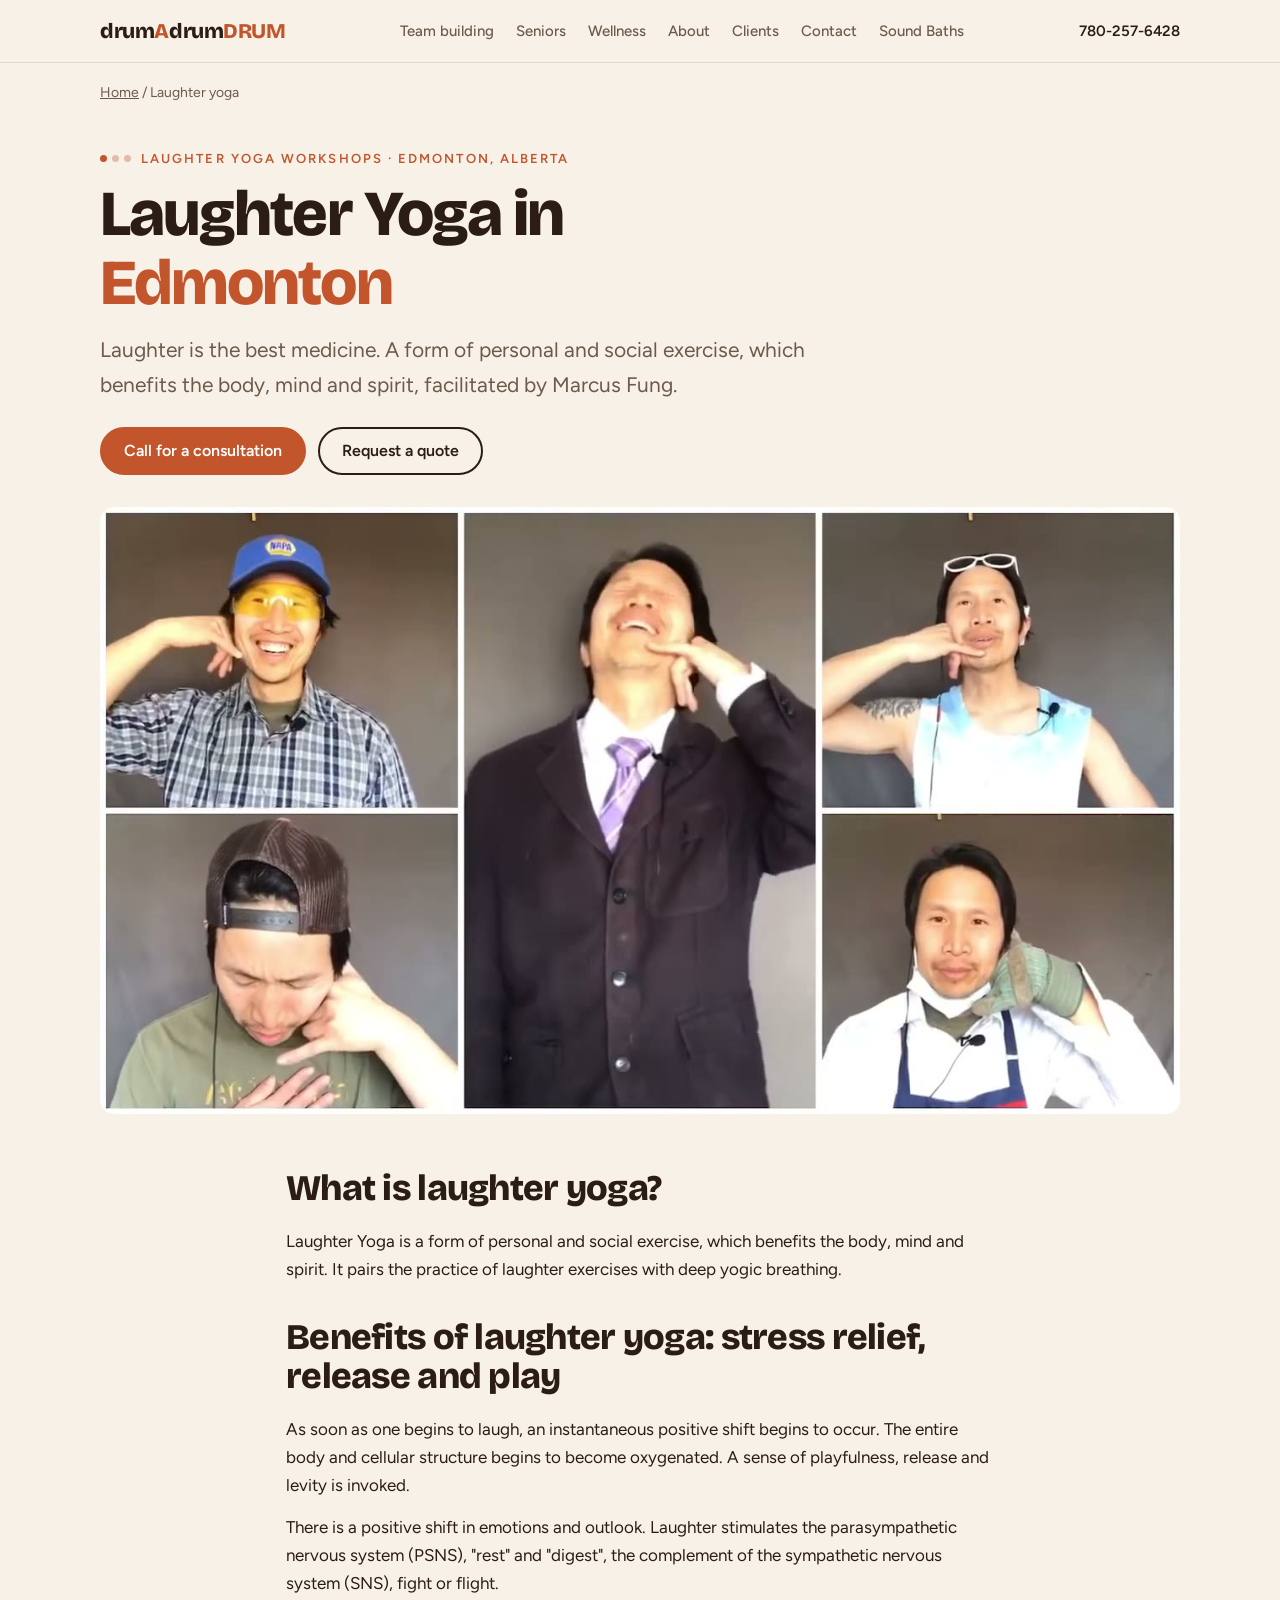
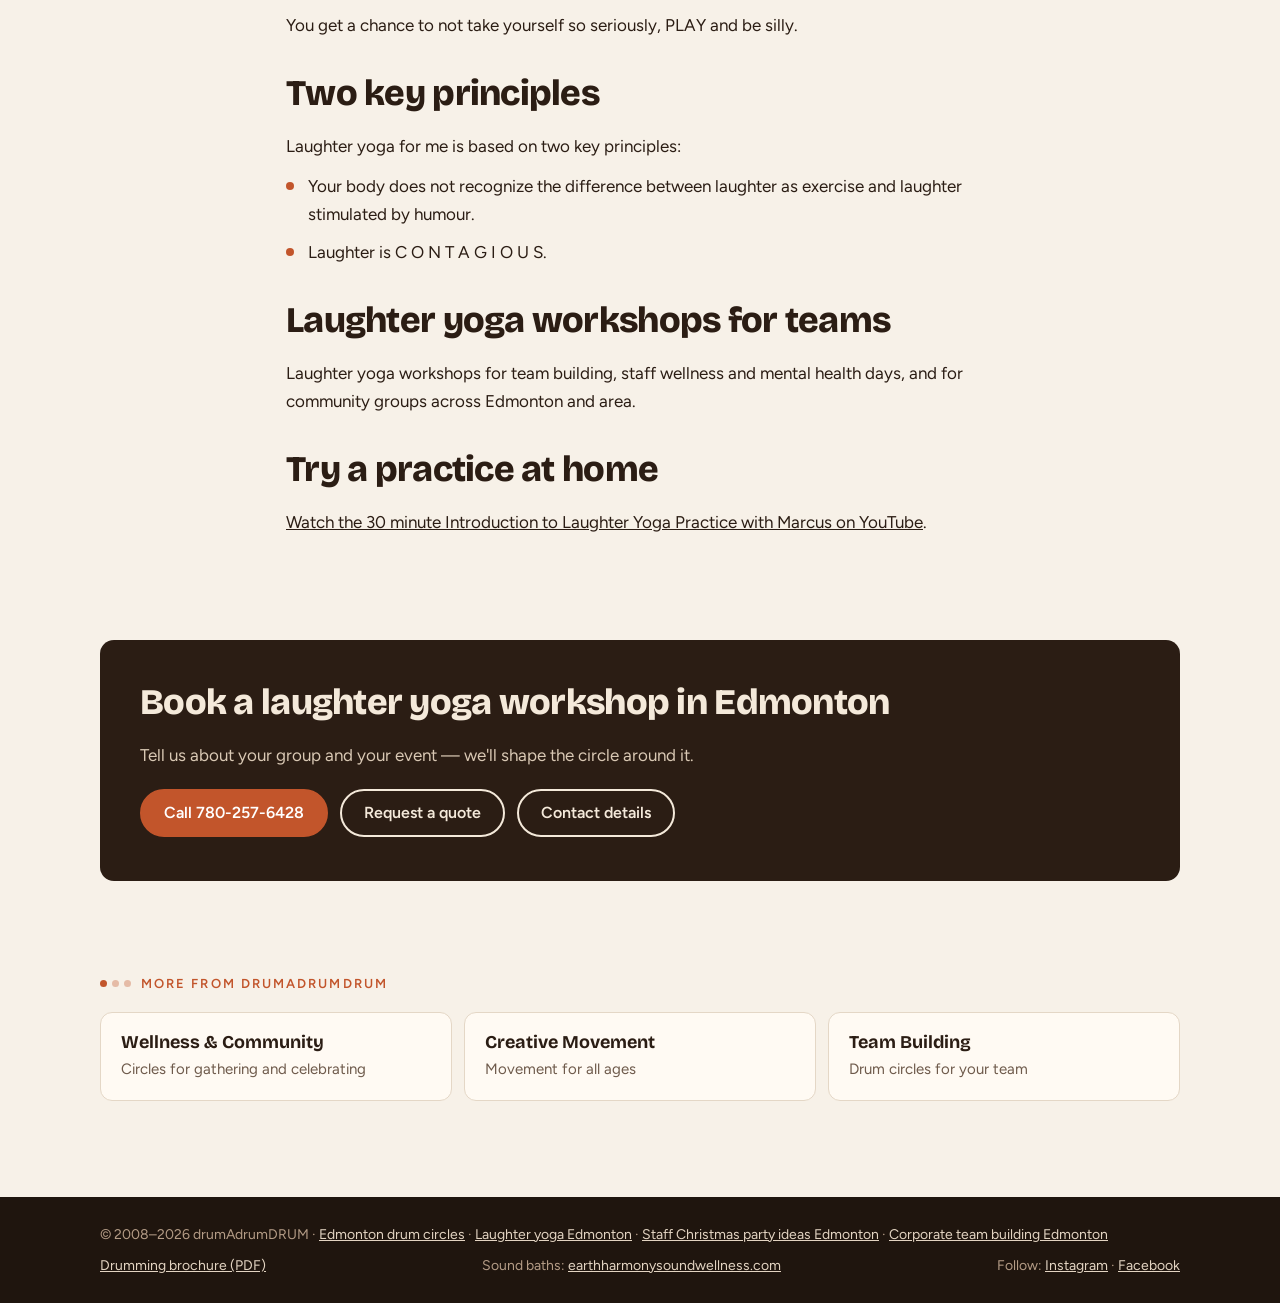
<file: laughter-yoga/index.html>
<!doctype html>
<html lang="en">
<head>
<meta charset="utf-8">
<meta name="viewport" content="width=device-width, initial-scale=1">
<link rel="icon" href="/favicon.svg" type="image/svg+xml">
<title>Laughter Yoga Edmonton | Workshops &amp; Team Building | Marcus Fung</title>
<meta name="description" content="Laughter yoga workshops in Edmonton with facilitator Marcus Fung. Laughter is the best medicine: team building, stress relief and mental health days for staff, wellness and community groups. Call 780-257-6428.">
<link rel="canonical" href="https://yegdrumcircles.com/laughter-yoga/">
<meta property="og:type" content="website">
<meta property="og:title" content="Laughter Yoga Edmonton | Workshops &amp; Team Building | Marcus Fung">
<meta property="og:description" content="Laughter yoga workshops in Edmonton with facilitator Marcus Fung. Laughter is the best medicine: team building, stress relief and mental health days for staff, wellness and community groups. Call 780-257-6428.">
<meta property="og:url" content="https://yegdrumcircles.com/laughter-yoga/">
<meta property="og:image" content="https://yegdrumcircles.com/images/laughter-yoga-marcus.jpg">
<meta property="og:locale" content="en_CA">
<meta name="twitter:card" content="summary_large_image">
<meta name="theme-color" content="#2b1d14">
<link rel="preconnect" href="https://fonts.googleapis.com">
<link rel="preconnect" href="https://fonts.gstatic.com" crossorigin>
<link href="https://fonts.googleapis.com/css2?family=Bricolage+Grotesque:opsz,wght@12..96,500;12..96,700;12..96,800&family=Figtree:wght@400;500;600&display=swap" rel="stylesheet">
<link rel="stylesheet" href="../assets/site.css">
<script type="application/ld+json">
{
  "@context": "https://schema.org",
  "@type": "Service",
  "name": "Laughter Yoga Workshops in Edmonton",
  "description": "Laughter yoga workshops in Edmonton for team building, stress relief and mental health, pairing laughter exercises with deep yogic breathing. Facilitated by Marcus Fung.",
  "serviceType": ["Laughter Yoga", "Laughter Workshop", "Team Building", "Workplace Wellness"],
  "audience": {"@type": "Audience", "audienceType": "Staff teams, workplaces, wellness days, community groups"},
  "subjectOf": {"@type": "VideoObject", "name": "30 min Introduction to Laughter Yoga Practice", "description": "A guided laughter yoga practice with Marcus Fung.", "thumbnailUrl": "https://img.youtube.com/vi/2mCiAohQbiA/hqdefault.jpg", "contentUrl": "https://www.youtube.com/watch?v=2mCiAohQbiA", "embedUrl": "https://www.youtube.com/embed/2mCiAohQbiA", "uploadDate": "2022-03-07"},
  "url": "https://yegdrumcircles.com/laughter-yoga/",
  "areaServed": {
    "@type": "City",
    "name": "Edmonton"
  },
  "provider": {
    "@type": "LocalBusiness",
    "@id": "https://yegdrumcircles.com/#business",
    "founder": {"@type": "Person", "name": "Marcus Fung", "jobTitle": "Laughter yoga and drum circle facilitator", "url": "https://yegdrumcircles.com/about/", "sameAs": ["https://www.instagram.com/earth.harmony.sound.wellness/", "https://www.facebook.com/profile.php?id=61588071205071"]},
    "name": "drumAdrumDRUM",
    "url": "https://yegdrumcircles.com/",
    "telephone": "+1-780-257-6428",
    "email": "drumAdrumDRUM@gmail.com",
    "address": {
      "@type": "PostalAddress",
      "addressLocality": "Edmonton",
      "addressRegion": "AB",
      "addressCountry": "CA"
    },
    "areaServed": "Edmonton, Alberta"
  }
}
</script>
<script type="application/ld+json">
{
  "@context": "https://schema.org",
  "@type": "BreadcrumbList",
  "itemListElement": [
    {
      "@type": "ListItem",
      "position": 1,
      "name": "Home",
      "item": "https://yegdrumcircles.com/"
    },
    {
      "@type": "ListItem",
      "position": 2,
      "name": "Laughter yoga",
      "item": "https://yegdrumcircles.com/laughter-yoga/"
    }
  ]
}
</script>
</head>
<body>

<header class="top">
  <div class="wrap">
    <a class="logo" href="../" aria-label="drumAdrumDRUM home">drum<span>A</span>drum<span>DRUM</span></a>
    <nav class="links" aria-label="Pages">
      <a href="../team-building/">Team building</a><a href="../seniors/">Seniors</a><a href="../wellness/">Wellness</a><a href="../about/">About</a><a href="../clients/">Clients</a><a href="../#contact">Contact</a><a href="https://www.earthharmonysoundwellness.com/" target="_blank" rel="noopener">Sound Baths</a>
    </nav>
    <a class="call" href="tel:+17802576428">780-257-6428</a>
  </div>
  <nav class="subnav" aria-label="Pages (mobile)"><a href="../team-building/">Team building</a><a href="../seniors/">Seniors</a><a href="../wellness/">Wellness</a><a href="../about/">About</a><a href="../clients/">Clients</a><a href="../#contact">Contact</a></nav>
</header>

<main id="top">
<div class="wrap"><p class="crumbs"><a href="../">Home</a> / Laughter yoga</p></div>

<section class="page-hero" aria-labelledby="h1">
  <div class="wrap">
    <p class="eyebrow"><span class="beat" aria-hidden="true"><i></i><i></i><i></i></span>Laughter yoga workshops · Edmonton, Alberta</p>
    <h1 id="h1">Laughter Yoga in <span>Edmonton</span></h1>
    <p class="lead">Laughter is the best medicine. A form of personal and social exercise, which benefits the body, mind and spirit, facilitated by Marcus Fung.</p>
    <div class="ctas"><a class="btn btn-solid" href="tel:+17802576428">Call for a consultation</a><a class="btn btn-line" href="mailto:drumAdrumDRUM@gmail.com?subject=Drum%20circle%20%E2%80%94%20free%20consult%20%2F%20quote%20request&amp;body=Hi%20Marcus%2C%0A%0AOrganization%3A%0AVenue%20%2F%20location%3A%0ADate(s)%3A%0ANumber%20of%20participants%20(roughly)%3A%0AParticipants%20are%20(staff%2C%20clients%2C%20ages%E2%80%A6)%3A%0ASession%20length%3A%0ATeam%20objectives%3A%0A">Request a quote</a></div>
    <div class="page-img"><img src="../images/laughter-yoga-marcus.jpg" alt="Marcus Fung leading a laughter yoga practice in Edmonton" width="1280" height="720" fetchpriority="high"></div>
  </div>
</section>

<section style="padding-top:48px"><div class="wrap prose">
  <h2>What is laughter yoga?</h2>
  <p>Laughter Yoga is a form of personal and social exercise, which benefits the body, mind and spirit. It pairs the practice of laughter exercises with deep yogic breathing.</p>
  <h2 style="margin-top:36px">Benefits of laughter yoga: stress relief, release and play</h2>
  <p>As soon as one begins to laugh, an instantaneous positive shift begins to occur. The entire body and cellular structure begins to become oxygenated. A sense of playfulness, release and levity is invoked.</p>
  <p>There is a positive shift in emotions and outlook. Laughter stimulates the parasympathetic nervous system (PSNS), "rest" and "digest", the complement of the sympathetic nervous system (SNS), fight or flight.</p>
  <p>You get a chance to not take yourself so seriously, PLAY and be silly.</p>
  <h2 style="margin-top:36px">Two key principles</h2>
  <p>Laughter yoga for me is based on two key principles:</p>
  <ul class="diff">
    <li>Your body does not recognize the difference between laughter as exercise and laughter stimulated by humour.</li>
    <li>Laughter is C O N T A G I O U S.</li>
  </ul>
  <h2 style="margin-top:36px">Laughter yoga workshops for teams</h2>
  <p>Laughter yoga workshops for team building, staff wellness and mental health days, and for community groups across Edmonton and area.</p>
  <h2 style="margin-top:36px">Try a practice at home</h2>
  <p><a href="https://www.youtube.com/watch?v=2mCiAohQbiA" target="_blank" rel="noopener">Watch the 30 minute Introduction to Laughter Yoga Practice with Marcus on YouTube</a>.</p>
</div></section>
<section style="padding-top:0"><div class="wrap"><div class="cta-band">
  <h2>Book a laughter yoga workshop in Edmonton</h2><p>Tell us about your group and your event — we'll shape the circle around it.</p>
  <div class="ctas"><a class="btn btn-solid" href="tel:+17802576428">Call 780-257-6428</a><a class="btn btn-line" href="mailto:drumAdrumDRUM@gmail.com?subject=Drum%20circle%20%E2%80%94%20free%20consult%20%2F%20quote%20request&amp;body=Hi%20Marcus%2C%0A%0AOrganization%3A%0AVenue%20%2F%20location%3A%0ADate(s)%3A%0ANumber%20of%20participants%20(roughly)%3A%0AParticipants%20are%20(staff%2C%20clients%2C%20ages%E2%80%A6)%3A%0ASession%20length%3A%0ATeam%20objectives%3A%0A">Request a quote</a><a class="btn btn-line" href="../#contact">Contact details</a></div>
</div></div></section><section style="padding-top:0"><div class="wrap">
  <p class="eyebrow"><span class="beat" aria-hidden="true"><i></i><i></i><i></i></span>More from drumAdrumDRUM</p>
  <div class="related"><a href="../wellness/"><b>Wellness &amp; Community</b><span>Circles for gathering and celebrating</span></a><a href="../movement/"><b>Creative Movement</b><span>Movement for all ages</span></a><a href="../team-building/"><b>Team Building</b><span>Drum circles for your team</span></a></div>
</div></section>

</main>

<footer>
  <div class="wrap">
    <span>© 2008–2026 drumAdrumDRUM · <a href="../">Edmonton drum circles</a> · <a href="../laughter-yoga/">Laughter yoga Edmonton</a> · <a href="../holiday-parties/">Staff Christmas party ideas Edmonton</a> · <a href="../team-building/">Corporate team building Edmonton</a></span>
    <span><a href="https://www.earthharmonysoundwellness.com/files/drumming-circles-brochure.pdf" target="_blank" rel="noopener">Drumming brochure (PDF)</a></span>
    <span>Sound baths: <a href="https://www.earthharmonysoundwellness.com/" target="_blank" rel="noopener">earthharmonysoundwellness.com</a></span>
    <span>Follow: <a href="https://www.instagram.com/earth.harmony.sound.wellness/" target="_blank" rel="noopener me">Instagram</a> · <a href="https://www.facebook.com/profile.php?id=61588071205071" target="_blank" rel="noopener me">Facebook</a></span>
  </div>
</footer>

<!-- Cloudflare Web Analytics --><script defer src='https://static.cloudflareinsights.com/beacon.min.js' data-cf-beacon='{"token": "c49505fbf6a64386b281b31300809142"}'></script><!-- End Cloudflare Web Analytics -->
<script>window.goatcounter={path:function(p){return "yegdrumcircles.com"+p}}</script><script data-goatcounter="https://earthharmony.goatcounter.com/count" async src="//gc.zgo.at/count.js"></script>
<script>/* click tracking (Nov 17): every link/button tap → GoatCounter event "yegdrumcircles.com/click:<label>" */
document.addEventListener("click",function(e){var a=e.target.closest&&e.target.closest("a,button");if(!a)return;var t=(a.getAttribute("data-gc")||a.textContent||a.getAttribute("aria-label")||a.href||"").replace(/\s+/g," ").trim().slice(0,60);if(!t)return;var pg=location.pathname.replace(/index\.html$/,"");try{window.goatcounter&&window.goatcounter.count&&window.goatcounter.count({path:"yegdrumcircles.com/click:"+t+" · "+pg,title:t,event:true})}catch(_){}},true);</script>
</body>
</html>
</file>
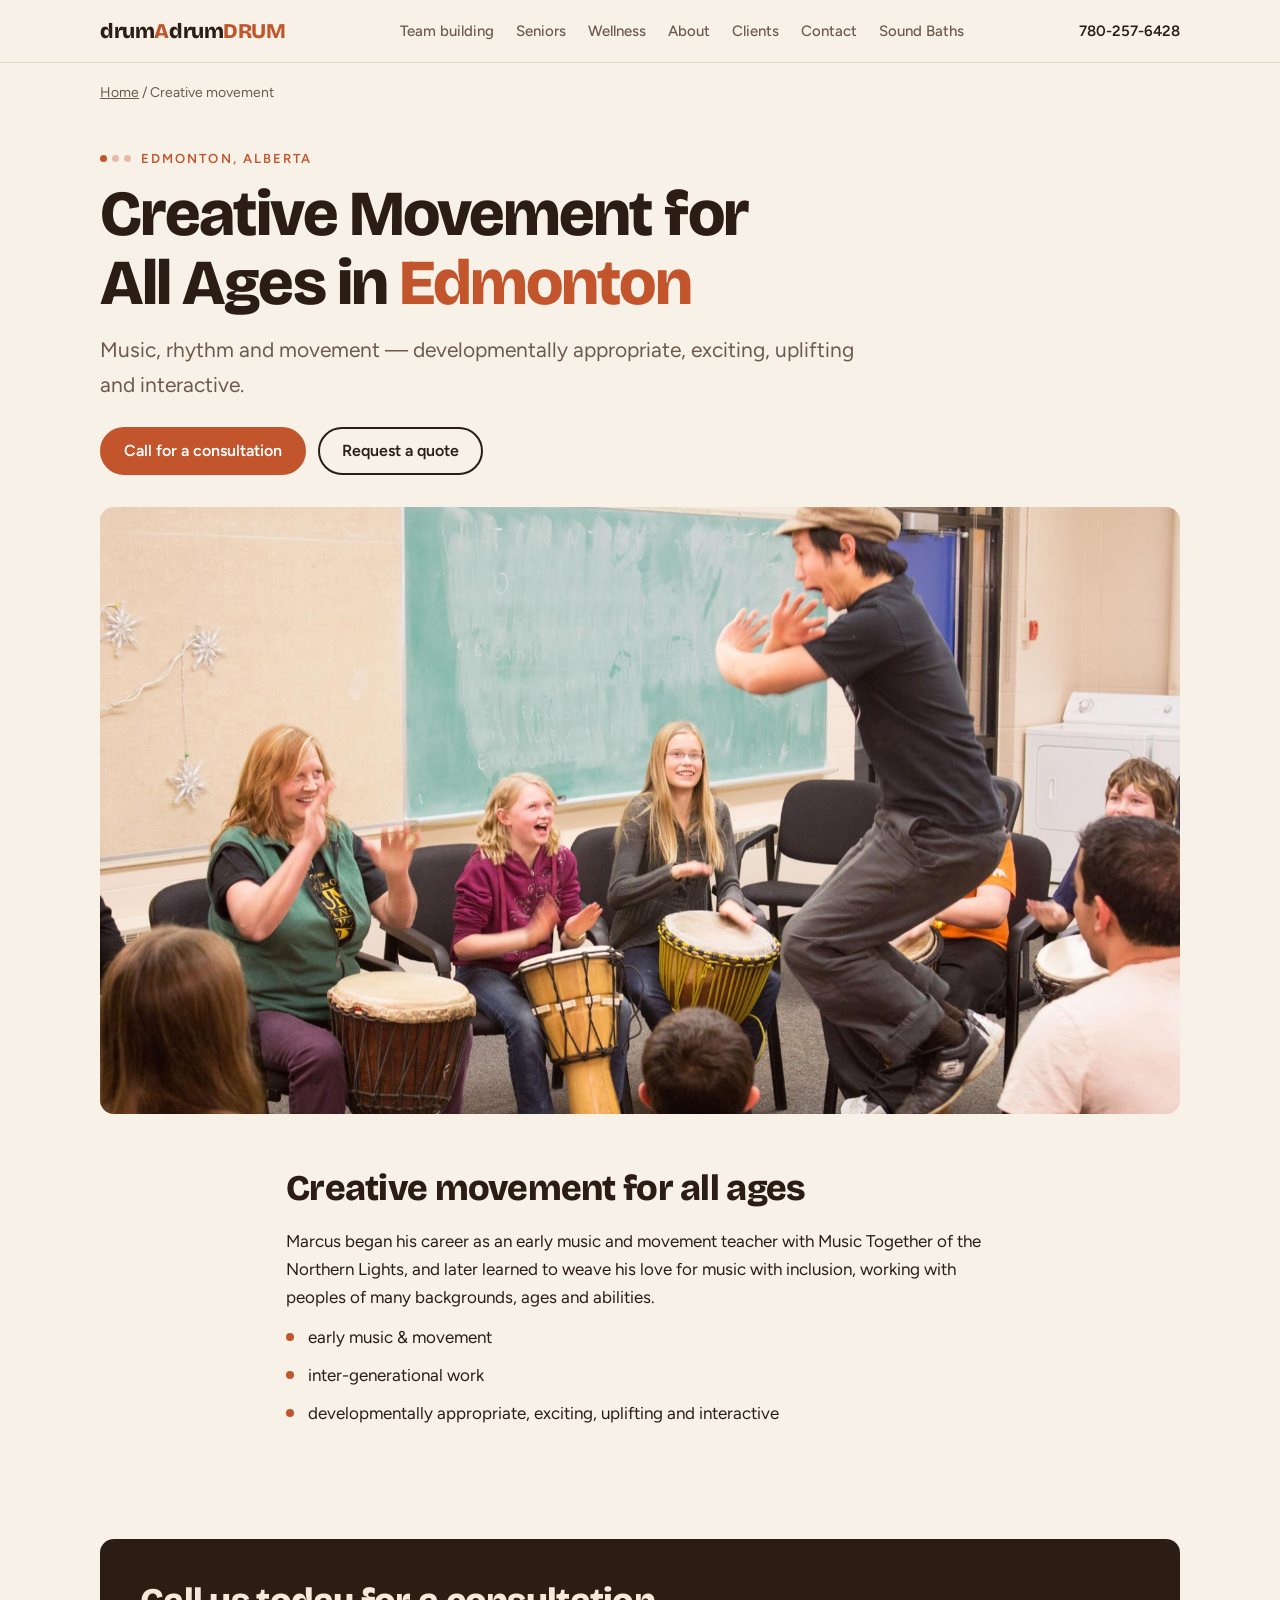
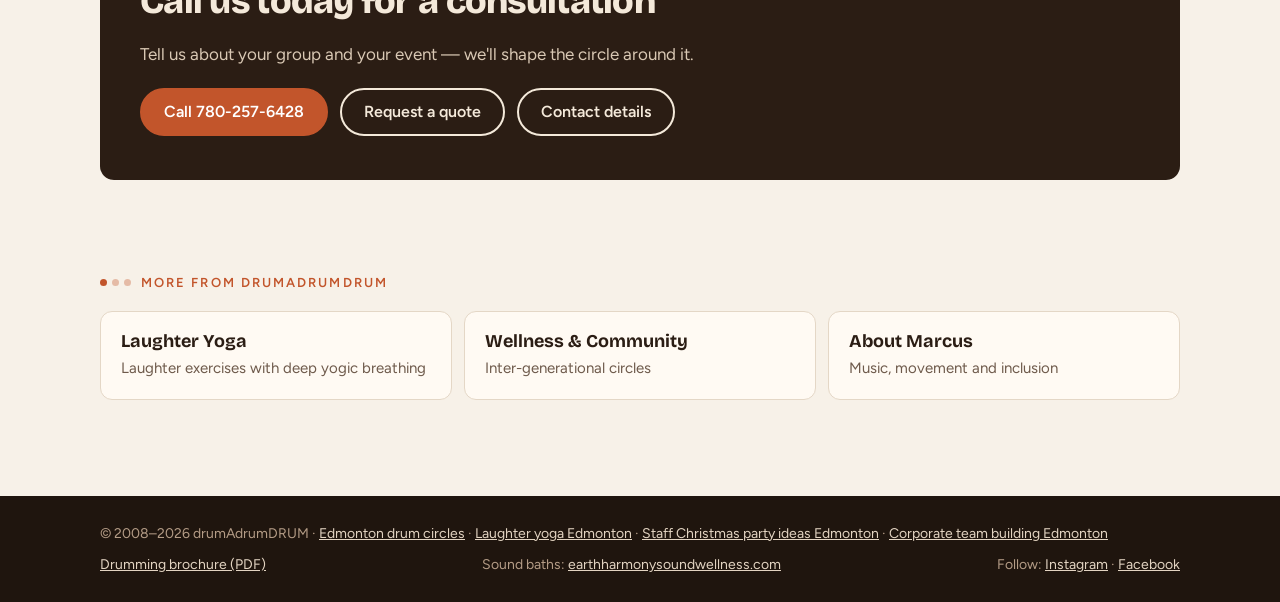
<file: movement/index.html>
<!doctype html>
<html lang="en">
<head>
<meta charset="utf-8">
<meta name="viewport" content="width=device-width, initial-scale=1">
<link rel="icon" href="/favicon.svg" type="image/svg+xml">
<title>Creative Movement for All Ages Edmonton | drumAdrumDRUM</title>
<meta name="description" content="Creative movement sessions for all ages in Edmonton, from Marcus Fung — early music and movement teacher and drum circle facilitator since 2008.">
<link rel="canonical" href="https://yegdrumcircles.com/movement/">
<meta property="og:type" content="website">
<meta property="og:title" content="Creative Movement for All Ages Edmonton | drumAdrumDRUM">
<meta property="og:description" content="Creative movement sessions for all ages in Edmonton, from Marcus Fung — early music and movement teacher and drum circle facilitator since 2008.">
<meta property="og:url" content="https://yegdrumcircles.com/movement/">
<meta property="og:image" content="https://yegdrumcircles.com/images/movement-classroom.jpg">
<meta property="og:locale" content="en_CA">
<meta name="twitter:card" content="summary_large_image">
<meta name="theme-color" content="#2b1d14">
<link rel="preconnect" href="https://fonts.googleapis.com">
<link rel="preconnect" href="https://fonts.gstatic.com" crossorigin>
<link href="https://fonts.googleapis.com/css2?family=Bricolage+Grotesque:opsz,wght@12..96,500;12..96,700;12..96,800&family=Figtree:wght@400;500;600&display=swap" rel="stylesheet">
<link rel="stylesheet" href="../assets/site.css">
<script type="application/ld+json">
{
  "@context": "https://schema.org",
  "@type": "Service",
  "name": "Creative movement",
  "description": "Creative movement sessions for all ages in Edmonton.",
  "serviceType": "Creative movement",
  "url": "https://yegdrumcircles.com/movement/",
  "areaServed": {
    "@type": "City",
    "name": "Edmonton"
  },
  "provider": {
    "@type": "LocalBusiness",
    "@id": "https://yegdrumcircles.com/#business",
    "name": "drumAdrumDRUM",
    "url": "https://yegdrumcircles.com/",
    "telephone": "+1-780-257-6428",
    "email": "drumAdrumDRUM@gmail.com",
    "address": {
      "@type": "PostalAddress",
      "addressLocality": "Edmonton",
      "addressRegion": "AB",
      "addressCountry": "CA"
    },
    "areaServed": "Edmonton, Alberta"
  }
}
</script>
<script type="application/ld+json">
{
  "@context": "https://schema.org",
  "@type": "BreadcrumbList",
  "itemListElement": [
    {
      "@type": "ListItem",
      "position": 1,
      "name": "Home",
      "item": "https://yegdrumcircles.com/"
    },
    {
      "@type": "ListItem",
      "position": 2,
      "name": "Creative movement",
      "item": "https://yegdrumcircles.com/movement/"
    }
  ]
}
</script>
</head>
<body>

<header class="top">
  <div class="wrap">
    <a class="logo" href="../" aria-label="drumAdrumDRUM home">drum<span>A</span>drum<span>DRUM</span></a>
    <nav class="links" aria-label="Pages">
      <a href="../team-building/">Team building</a><a href="../seniors/">Seniors</a><a href="../wellness/">Wellness</a><a href="../about/">About</a><a href="../clients/">Clients</a><a href="../#contact">Contact</a><a href="https://www.earthharmonysoundwellness.com/" target="_blank" rel="noopener">Sound Baths</a>
    </nav>
    <a class="call" href="tel:+17802576428">780-257-6428</a>
  </div>
  <nav class="subnav" aria-label="Pages (mobile)"><a href="../team-building/">Team building</a><a href="../seniors/">Seniors</a><a href="../wellness/">Wellness</a><a href="../about/">About</a><a href="../clients/">Clients</a><a href="../#contact">Contact</a></nav>
</header>

<main id="top">
<div class="wrap"><p class="crumbs"><a href="../">Home</a> / Creative movement</p></div>

<section class="page-hero" aria-labelledby="h1">
  <div class="wrap">
    <p class="eyebrow"><span class="beat" aria-hidden="true"><i></i><i></i><i></i></span>Edmonton, Alberta</p>
    <h1 id="h1">Creative Movement for All Ages in <span>Edmonton</span></h1>
    <p class="lead">Music, rhythm and movement — developmentally appropriate, exciting, uplifting and interactive.</p>
    <div class="ctas"><a class="btn btn-solid" href="tel:+17802576428">Call for a consultation</a><a class="btn btn-line" href="mailto:drumAdrumDRUM@gmail.com?subject=Drum%20circle%20%E2%80%94%20free%20consult%20%2F%20quote%20request&amp;body=Hi%20Marcus%2C%0A%0AOrganization%3A%0AVenue%20%2F%20location%3A%0ADate(s)%3A%0ANumber%20of%20participants%20(roughly)%3A%0AParticipants%20are%20(staff%2C%20clients%2C%20ages%E2%80%A6)%3A%0ASession%20length%3A%0ATeam%20objectives%3A%0A">Request a quote</a></div>
    <div class="page-img"><img src="../images/movement-classroom.jpg" alt="Marcus leading a creative movement activity with a seated group" width="1600" height="900" fetchpriority="high"></div>
  </div>
</section>

<section style="padding-top:48px"><div class="wrap prose">
  <h2>Creative movement for all ages</h2>
  <!-- MARCUS: the old Wix "Movement Based" page was photo-only (no text). This page needs 2–3 short paragraphs in your words:
       what a session looks like, who it's for, how it pairs with the drums. Everything below is from your existing copy. -->
  <p>Marcus began his career as an early music and movement teacher with Music Together of the Northern Lights, and later learned to weave his love for music with inclusion, working with peoples of many backgrounds, ages and abilities.</p>
  <ul class="diff">
    <li>early music &amp; movement</li>
    <li>inter-generational work</li>
    <li>developmentally appropriate, exciting, uplifting and interactive</li>
  </ul>
</div></section>
<section style="padding-top:0"><div class="wrap"><div class="cta-band">
  <h2>Call us today for a consultation</h2><p>Tell us about your group and your event — we'll shape the circle around it.</p>
  <div class="ctas"><a class="btn btn-solid" href="tel:+17802576428">Call 780-257-6428</a><a class="btn btn-line" href="mailto:drumAdrumDRUM@gmail.com?subject=Drum%20circle%20%E2%80%94%20free%20consult%20%2F%20quote%20request&amp;body=Hi%20Marcus%2C%0A%0AOrganization%3A%0AVenue%20%2F%20location%3A%0ADate(s)%3A%0ANumber%20of%20participants%20(roughly)%3A%0AParticipants%20are%20(staff%2C%20clients%2C%20ages%E2%80%A6)%3A%0ASession%20length%3A%0ATeam%20objectives%3A%0A">Request a quote</a><a class="btn btn-line" href="../#contact">Contact details</a></div>
</div></div></section><section style="padding-top:0"><div class="wrap">
  <p class="eyebrow"><span class="beat" aria-hidden="true"><i></i><i></i><i></i></span>More from drumAdrumDRUM</p>
  <div class="related"><a href="../laughter-yoga/"><b>Laughter Yoga</b><span>Laughter exercises with deep yogic breathing</span></a><a href="../wellness/"><b>Wellness &amp; Community</b><span>Inter-generational circles</span></a><a href="../about/"><b>About Marcus</b><span>Music, movement and inclusion</span></a></div>
</div></section>

</main>

<footer>
  <div class="wrap">
    <span>© 2008–2026 drumAdrumDRUM · <a href="../">Edmonton drum circles</a> · <a href="../laughter-yoga/">Laughter yoga Edmonton</a> · <a href="../holiday-parties/">Staff Christmas party ideas Edmonton</a> · <a href="../team-building/">Corporate team building Edmonton</a></span>
    <span><a href="https://www.earthharmonysoundwellness.com/files/drumming-circles-brochure.pdf" target="_blank" rel="noopener">Drumming brochure (PDF)</a></span>
    <span>Sound baths: <a href="https://www.earthharmonysoundwellness.com/" target="_blank" rel="noopener">earthharmonysoundwellness.com</a></span>
    <span>Follow: <a href="https://www.instagram.com/earth.harmony.sound.wellness/" target="_blank" rel="noopener me">Instagram</a> · <a href="https://www.facebook.com/profile.php?id=61588071205071" target="_blank" rel="noopener me">Facebook</a></span>
  </div>
</footer>

<!-- Cloudflare Web Analytics --><script defer src='https://static.cloudflareinsights.com/beacon.min.js' data-cf-beacon='{"token": "c49505fbf6a64386b281b31300809142"}'></script><!-- End Cloudflare Web Analytics -->
<script>window.goatcounter={path:function(p){return "yegdrumcircles.com"+p}}</script><script data-goatcounter="https://earthharmony.goatcounter.com/count" async src="//gc.zgo.at/count.js"></script>
<script>/* click tracking (Nov 17): every link/button tap → GoatCounter event "yegdrumcircles.com/click:<label>" */
document.addEventListener("click",function(e){var a=e.target.closest&&e.target.closest("a,button");if(!a)return;var t=(a.getAttribute("data-gc")||a.textContent||a.getAttribute("aria-label")||a.href||"").replace(/\s+/g," ").trim().slice(0,60);if(!t)return;var pg=location.pathname.replace(/index\.html$/,"");try{window.goatcounter&&window.goatcounter.count&&window.goatcounter.count({path:"yegdrumcircles.com/click:"+t+" · "+pg,title:t,event:true})}catch(_){}},true);</script>
</body>
</html>
</file>
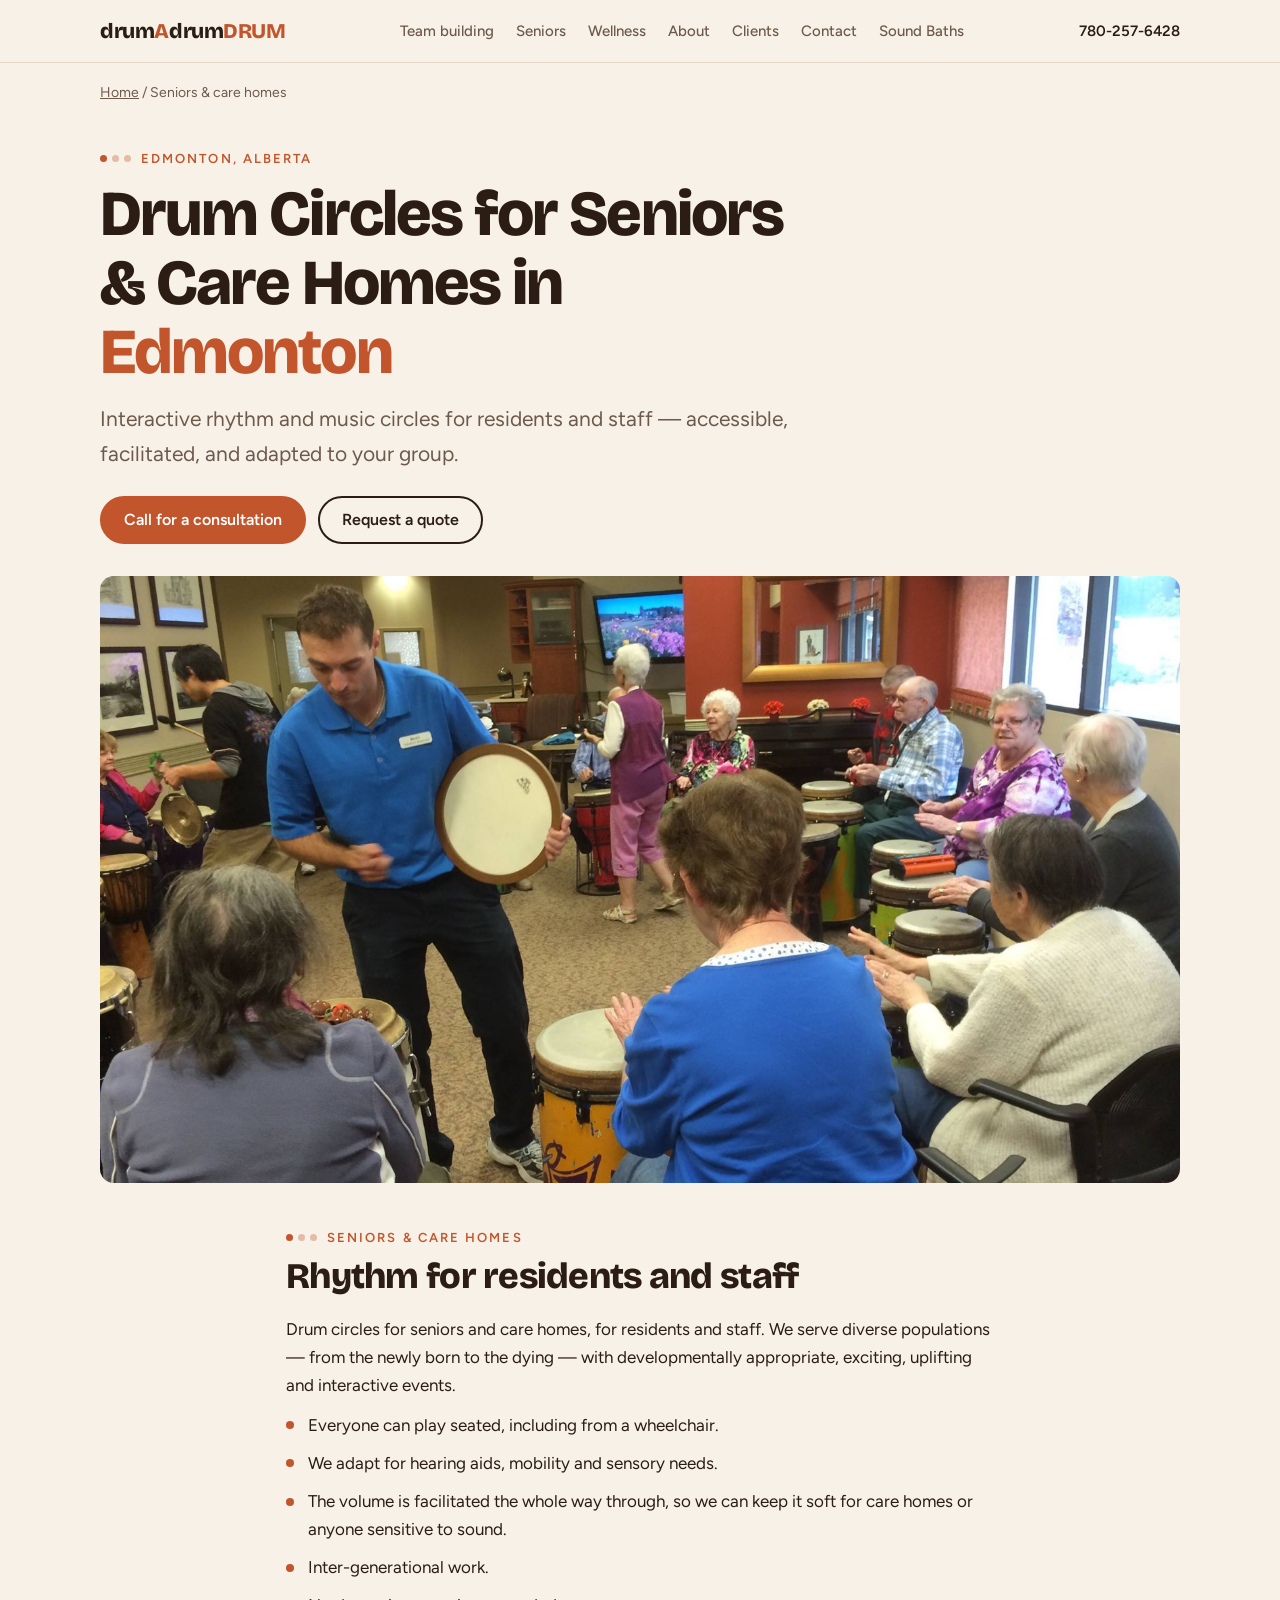
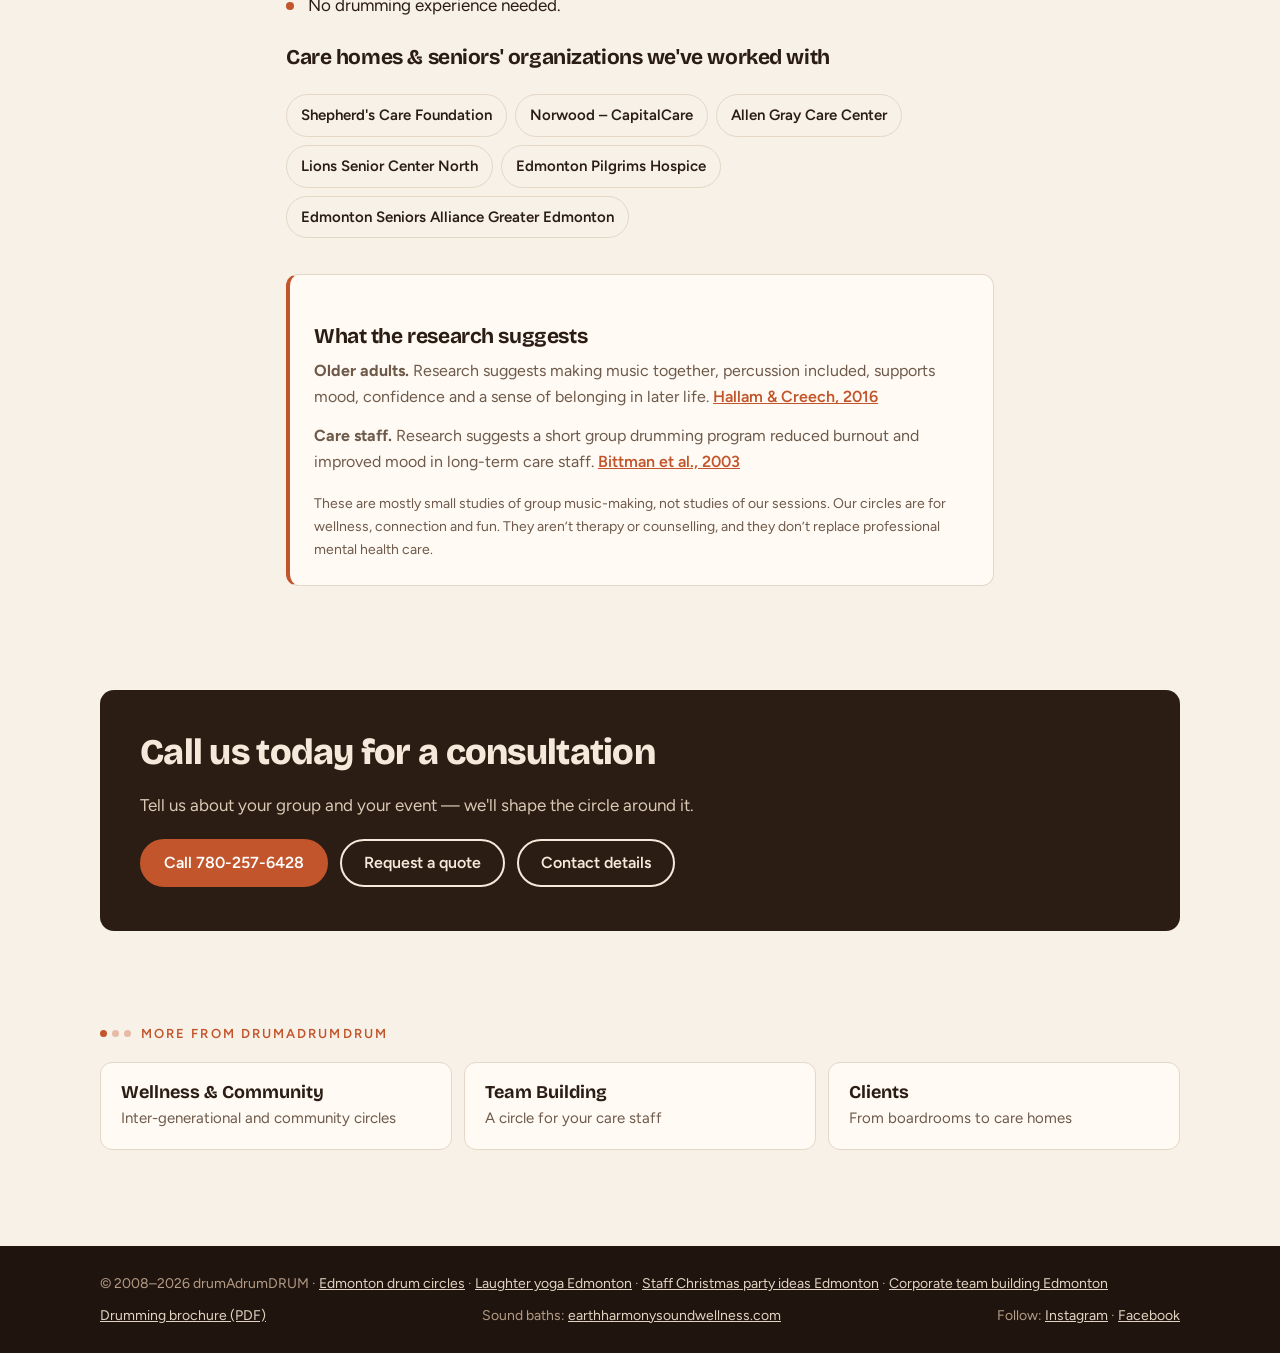
<file: seniors/index.html>
<!doctype html>
<html lang="en">
<head>
<meta charset="utf-8">
<meta name="viewport" content="width=device-width, initial-scale=1">
<link rel="icon" href="/favicon.svg" type="image/svg+xml">
<title>Drum Circles for Seniors &amp; Care Homes Edmonton | drumAdrumDRUM</title>
<meta name="description" content="Gentle, accessible drum circles for seniors, care homes and their staff in Edmonton. Seated chair drumming, volume kept soft, every ability welcome. Staff appreciation sessions too. Facilitated by Marcus Fung since 2008.">
<link rel="canonical" href="https://yegdrumcircles.com/seniors/">
<meta property="og:type" content="website">
<meta property="og:title" content="Drum Circles for Seniors &amp; Care Homes Edmonton | drumAdrumDRUM">
<meta property="og:description" content="Gentle, accessible drum circles for seniors, care homes and their staff in Edmonton. Seated chair drumming, volume kept soft, every ability welcome. Staff appreciation sessions too. Facilitated by Marcus Fung since 2008.">
<meta property="og:url" content="https://yegdrumcircles.com/seniors/">
<meta property="og:image" content="https://yegdrumcircles.com/images/seniors-drum-circle.jpg">
<meta property="og:locale" content="en_CA">
<meta name="twitter:card" content="summary_large_image">
<meta name="theme-color" content="#2b1d14">
<link rel="preconnect" href="https://fonts.googleapis.com">
<link rel="preconnect" href="https://fonts.gstatic.com" crossorigin>
<link href="https://fonts.googleapis.com/css2?family=Bricolage+Grotesque:opsz,wght@12..96,500;12..96,700;12..96,800&family=Figtree:wght@400;500;600&display=swap" rel="stylesheet">
<link rel="stylesheet" href="../assets/site.css">
<script type="application/ld+json">
{
  "@context": "https://schema.org",
  "@type": "Service",
  "name": "Drum circles for seniors and care homes",
  "description": "Accessible, facilitated drum circles for seniors, care-home residents and staff in Edmonton.",
  "serviceType": "Drum circles for seniors and care homes",
  "url": "https://yegdrumcircles.com/seniors/",
  "areaServed": {
    "@type": "City",
    "name": "Edmonton"
  },
  "provider": {
    "@type": "LocalBusiness",
    "@id": "https://yegdrumcircles.com/#business",
    "name": "drumAdrumDRUM",
    "url": "https://yegdrumcircles.com/",
    "telephone": "+1-780-257-6428",
    "email": "drumAdrumDRUM@gmail.com",
    "address": {
      "@type": "PostalAddress",
      "addressLocality": "Edmonton",
      "addressRegion": "AB",
      "addressCountry": "CA"
    },
    "areaServed": "Edmonton, Alberta"
  }
}
</script>
<script type="application/ld+json">
{
  "@context": "https://schema.org",
  "@type": "BreadcrumbList",
  "itemListElement": [
    {
      "@type": "ListItem",
      "position": 1,
      "name": "Home",
      "item": "https://yegdrumcircles.com/"
    },
    {
      "@type": "ListItem",
      "position": 2,
      "name": "Seniors &amp; care homes",
      "item": "https://yegdrumcircles.com/seniors/"
    }
  ]
}
</script>
</head>
<body>

<header class="top">
  <div class="wrap">
    <a class="logo" href="../" aria-label="drumAdrumDRUM home">drum<span>A</span>drum<span>DRUM</span></a>
    <nav class="links" aria-label="Pages">
      <a href="../team-building/">Team building</a><a href="../seniors/" aria-current="page">Seniors</a><a href="../wellness/">Wellness</a><a href="../about/">About</a><a href="../clients/">Clients</a><a href="../#contact">Contact</a><a href="https://www.earthharmonysoundwellness.com/" target="_blank" rel="noopener">Sound Baths</a>
    </nav>
    <a class="call" href="tel:+17802576428">780-257-6428</a>
  </div>
  <nav class="subnav" aria-label="Pages (mobile)"><a href="../team-building/">Team building</a><a href="../seniors/" aria-current="page">Seniors</a><a href="../wellness/">Wellness</a><a href="../about/">About</a><a href="../clients/">Clients</a><a href="../#contact">Contact</a></nav>
</header>

<main id="top">
<div class="wrap"><p class="crumbs"><a href="../">Home</a> / Seniors &amp; care homes</p></div>

<section class="page-hero" aria-labelledby="h1">
  <div class="wrap">
    <p class="eyebrow"><span class="beat" aria-hidden="true"><i></i><i></i><i></i></span>Edmonton, Alberta</p>
    <h1 id="h1">Drum Circles for Seniors &amp; Care Homes in <span>Edmonton</span></h1>
    <p class="lead">Interactive rhythm and music circles for residents and staff — accessible, facilitated, and adapted to your group.</p>
    <div class="ctas"><a class="btn btn-solid" href="tel:+17802576428">Call for a consultation</a><a class="btn btn-line" href="mailto:drumAdrumDRUM@gmail.com?subject=Drum%20circle%20%E2%80%94%20free%20consult%20%2F%20quote%20request&amp;body=Hi%20Marcus%2C%0A%0AOrganization%3A%0AVenue%20%2F%20location%3A%0ADate(s)%3A%0ANumber%20of%20participants%20(roughly)%3A%0AParticipants%20are%20(staff%2C%20clients%2C%20ages%E2%80%A6)%3A%0ASession%20length%3A%0ATeam%20objectives%3A%0A">Request a quote</a></div>
    <div class="page-img"><img src="../images/seniors-drum-circle.jpg" alt="Seniors drumming together in a circle" width="1600" height="900" fetchpriority="high"></div>
  </div>
</section>

<section style="padding-top:48px"><div class="wrap prose">
  <p class="eyebrow"><span class="beat" aria-hidden="true"><i></i><i></i><i></i></span>Seniors &amp; care homes</p>
  <h2>Rhythm for residents and staff</h2>
  <!-- MARCUS: add a line or two in your own words about how a care-home circle feels / runs -->
  <p>Drum circles for seniors and care homes, for residents and staff. We serve diverse populations — from the newly born to the dying — with developmentally appropriate, exciting, uplifting and interactive events.</p>
  <ul class="diff">
    <li>Everyone can play seated, including from a wheelchair.</li>
    <li>We adapt for hearing aids, mobility and sensory needs.</li>
    <li>The volume is facilitated the whole way through, so we can keep it soft for care homes or anyone sensitive to sound.</li>
    <li>Inter-generational work.</li>
    <li>No drumming experience needed.</li>
  </ul>
  <h3>Care homes &amp; seniors' organizations we've worked with</h3>
  <ul class="names"><li>Shepherd&#x27;s Care Foundation</li><li>Norwood – CapitalCare</li><li>Allen Gray Care Center</li><li>Lions Senior Center North</li><li>Edmonton Pilgrims Hospice</li><li>Edmonton Seniors Alliance Greater Edmonton</li></ul>
  <div class="research">
    <h3>What the research suggests</h3>
    <ul>
      <li><b>Older adults.</b> Research suggests making music together, percussion included, supports mood, confidence and a sense of belonging in later life. <a href="https://pmc.ncbi.nlm.nih.gov/articles/PMC5330343/" target="_blank" rel="noopener">Hallam &amp; Creech, 2016</a></li>
      <li><b>Care staff.</b> Research suggests a short group drumming program reduced burnout and improved mood in long-term care staff. <a href="https://remo.com/resources/effectiveness-for-employee-burnout-turnover-reduct" target="_blank" rel="noopener">Bittman et al., 2003</a></li>
    </ul>
    <p class="note">These are mostly small studies of group music-making, not studies of our sessions. Our circles are for wellness, connection and fun. They aren&#8217;t therapy or counselling, and they don&#8217;t replace professional mental health care.</p>
  </div>
</div></section>
<section style="padding-top:0"><div class="wrap"><div class="cta-band">
  <h2>Call us today for a consultation</h2><p>Tell us about your group and your event — we'll shape the circle around it.</p>
  <div class="ctas"><a class="btn btn-solid" href="tel:+17802576428">Call 780-257-6428</a><a class="btn btn-line" href="mailto:drumAdrumDRUM@gmail.com?subject=Drum%20circle%20%E2%80%94%20free%20consult%20%2F%20quote%20request&amp;body=Hi%20Marcus%2C%0A%0AOrganization%3A%0AVenue%20%2F%20location%3A%0ADate(s)%3A%0ANumber%20of%20participants%20(roughly)%3A%0AParticipants%20are%20(staff%2C%20clients%2C%20ages%E2%80%A6)%3A%0ASession%20length%3A%0ATeam%20objectives%3A%0A">Request a quote</a><a class="btn btn-line" href="../#contact">Contact details</a></div>
</div></div></section><section style="padding-top:0"><div class="wrap">
  <p class="eyebrow"><span class="beat" aria-hidden="true"><i></i><i></i><i></i></span>More from drumAdrumDRUM</p>
  <div class="related"><a href="../wellness/"><b>Wellness &amp; Community</b><span>Inter-generational and community circles</span></a><a href="../team-building/"><b>Team Building</b><span>A circle for your care staff</span></a><a href="../clients/"><b>Clients</b><span>From boardrooms to care homes</span></a></div>
</div></section>

</main>

<footer>
  <div class="wrap">
    <span>© 2008–2026 drumAdrumDRUM · <a href="../">Edmonton drum circles</a> · <a href="../laughter-yoga/">Laughter yoga Edmonton</a> · <a href="../holiday-parties/">Staff Christmas party ideas Edmonton</a> · <a href="../team-building/">Corporate team building Edmonton</a></span>
    <span><a href="https://www.earthharmonysoundwellness.com/files/drumming-circles-brochure.pdf" target="_blank" rel="noopener">Drumming brochure (PDF)</a></span>
    <span>Sound baths: <a href="https://www.earthharmonysoundwellness.com/" target="_blank" rel="noopener">earthharmonysoundwellness.com</a></span>
    <span>Follow: <a href="https://www.instagram.com/earth.harmony.sound.wellness/" target="_blank" rel="noopener me">Instagram</a> · <a href="https://www.facebook.com/profile.php?id=61588071205071" target="_blank" rel="noopener me">Facebook</a></span>
  </div>
</footer>

<!-- Cloudflare Web Analytics --><script defer src='https://static.cloudflareinsights.com/beacon.min.js' data-cf-beacon='{"token": "c49505fbf6a64386b281b31300809142"}'></script><!-- End Cloudflare Web Analytics -->
<script>window.goatcounter={path:function(p){return "yegdrumcircles.com"+p}}</script><script data-goatcounter="https://earthharmony.goatcounter.com/count" async src="//gc.zgo.at/count.js"></script>
<script>/* click tracking (Nov 17): every link/button tap → GoatCounter event "yegdrumcircles.com/click:<label>" */
document.addEventListener("click",function(e){var a=e.target.closest&&e.target.closest("a,button");if(!a)return;var t=(a.getAttribute("data-gc")||a.textContent||a.getAttribute("aria-label")||a.href||"").replace(/\s+/g," ").trim().slice(0,60);if(!t)return;var pg=location.pathname.replace(/index\.html$/,"");try{window.goatcounter&&window.goatcounter.count&&window.goatcounter.count({path:"yegdrumcircles.com/click:"+t+" · "+pg,title:t,event:true})}catch(_){}},true);</script>
</body>
</html>
</file>
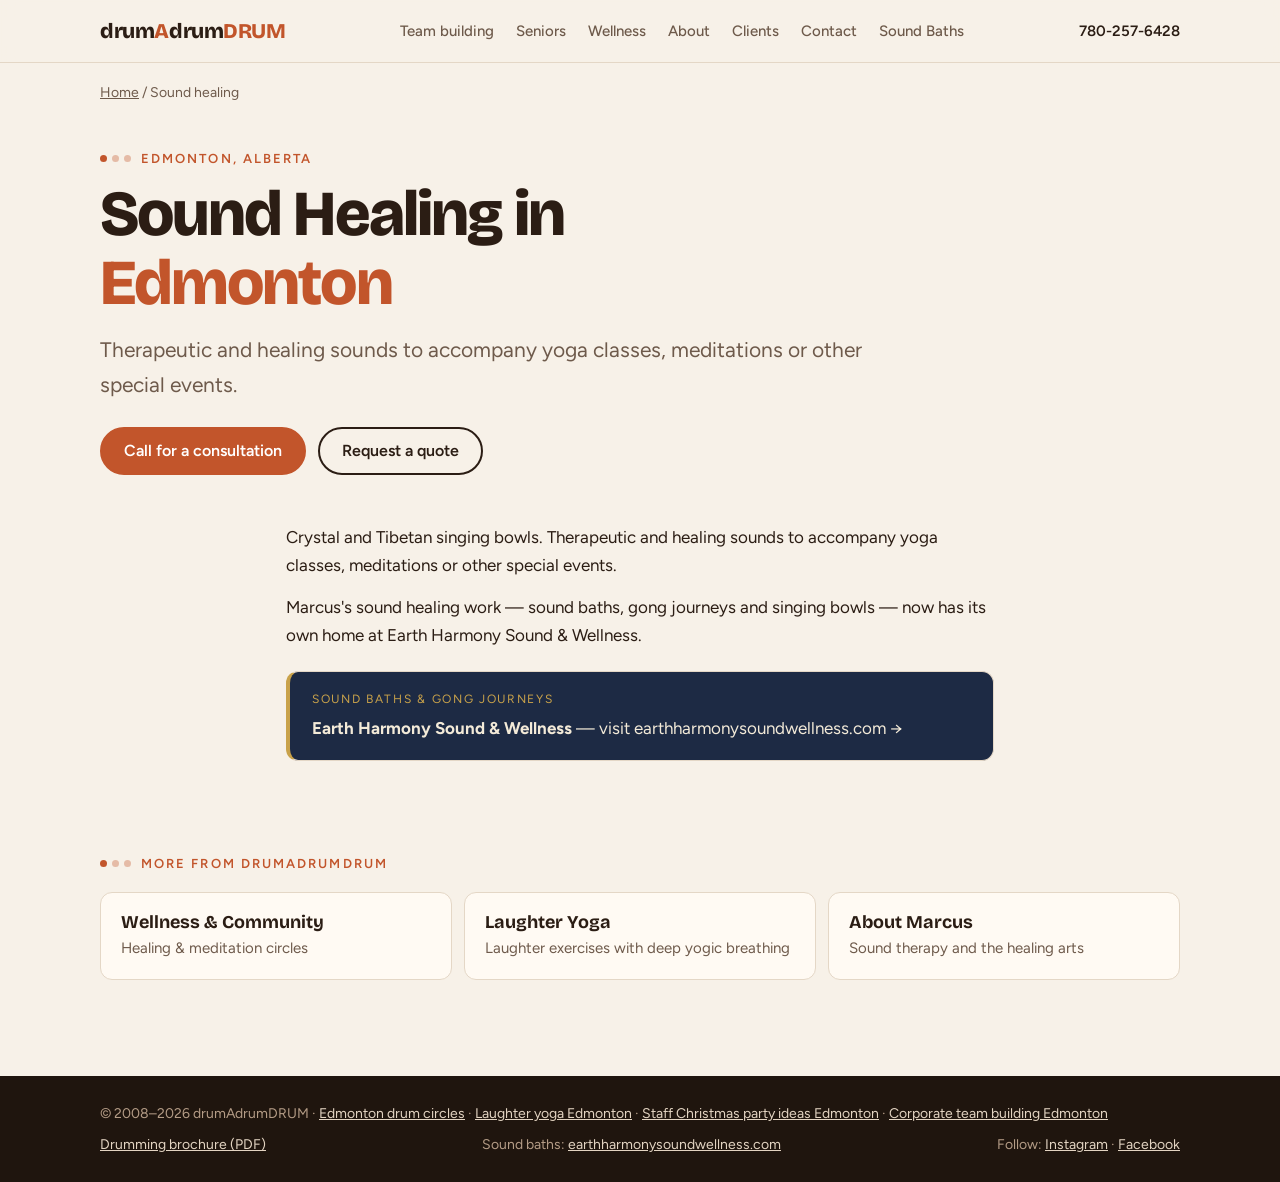
<file: sound-healing/index.html>
<!doctype html>
<html lang="en">
<head>
<meta charset="utf-8">
<meta name="viewport" content="width=device-width, initial-scale=1">
<link rel="icon" href="/favicon.svg" type="image/svg+xml">
<title>Sound Healing Edmonton | Crystal &amp; Tibetan Singing Bowls | drumAdrumDRUM</title>
<meta name="description" content="Sound healing with crystal and Tibetan singing bowls in Edmonton — for yoga classes, meditations and special events. Sound baths now at Earth Harmony Sound & Wellness.">
<link rel="canonical" href="https://yegdrumcircles.com/sound-healing/">
<meta property="og:type" content="website">
<meta property="og:title" content="Sound Healing Edmonton | Crystal &amp; Tibetan Singing Bowls | drumAdrumDRUM">
<meta property="og:description" content="Sound healing with crystal and Tibetan singing bowls in Edmonton — for yoga classes, meditations and special events. Sound baths now at Earth Harmony Sound & Wellness.">
<meta property="og:url" content="https://yegdrumcircles.com/sound-healing/">
<meta property="og:image" content="https://yegdrumcircles.com/images/hero-park-drum-circle.jpg">
<meta property="og:locale" content="en_CA">
<meta name="twitter:card" content="summary_large_image">
<meta name="theme-color" content="#2b1d14">
<link rel="preconnect" href="https://fonts.googleapis.com">
<link rel="preconnect" href="https://fonts.gstatic.com" crossorigin>
<link href="https://fonts.googleapis.com/css2?family=Bricolage+Grotesque:opsz,wght@12..96,500;12..96,700;12..96,800&family=Figtree:wght@400;500;600&display=swap" rel="stylesheet">
<link rel="stylesheet" href="../assets/site.css">
<script type="application/ld+json">
{
  "@context": "https://schema.org",
  "@type": "BreadcrumbList",
  "itemListElement": [
    {
      "@type": "ListItem",
      "position": 1,
      "name": "Home",
      "item": "https://yegdrumcircles.com/"
    },
    {
      "@type": "ListItem",
      "position": 2,
      "name": "Sound healing",
      "item": "https://yegdrumcircles.com/sound-healing/"
    }
  ]
}
</script>
</head>
<body>

<header class="top">
  <div class="wrap">
    <a class="logo" href="../" aria-label="drumAdrumDRUM home">drum<span>A</span>drum<span>DRUM</span></a>
    <nav class="links" aria-label="Pages">
      <a href="../team-building/">Team building</a><a href="../seniors/">Seniors</a><a href="../wellness/">Wellness</a><a href="../about/">About</a><a href="../clients/">Clients</a><a href="../#contact">Contact</a><a href="https://www.earthharmonysoundwellness.com/" target="_blank" rel="noopener">Sound Baths</a>
    </nav>
    <a class="call" href="tel:+17802576428">780-257-6428</a>
  </div>
  <nav class="subnav" aria-label="Pages (mobile)"><a href="../team-building/">Team building</a><a href="../seniors/">Seniors</a><a href="../wellness/">Wellness</a><a href="../about/">About</a><a href="../clients/">Clients</a><a href="../#contact">Contact</a></nav>
</header>

<main id="top">
<div class="wrap"><p class="crumbs"><a href="../">Home</a> / Sound healing</p></div>

<section class="page-hero" aria-labelledby="h1">
  <div class="wrap">
    <p class="eyebrow"><span class="beat" aria-hidden="true"><i></i><i></i><i></i></span>Edmonton, Alberta</p>
    <h1 id="h1">Sound Healing in <span>Edmonton</span></h1>
    <p class="lead">Therapeutic and healing sounds to accompany yoga classes, meditations or other special events.</p>
    <div class="ctas"><a class="btn btn-solid" href="tel:+17802576428">Call for a consultation</a><a class="btn btn-line" href="mailto:drumAdrumDRUM@gmail.com?subject=Drum%20circle%20%E2%80%94%20free%20consult%20%2F%20quote%20request&amp;body=Hi%20Marcus%2C%0A%0AOrganization%3A%0AVenue%20%2F%20location%3A%0ADate(s)%3A%0ANumber%20of%20participants%20(roughly)%3A%0AParticipants%20are%20(staff%2C%20clients%2C%20ages%E2%80%A6)%3A%0ASession%20length%3A%0ATeam%20objectives%3A%0A">Request a quote</a></div>
    
  </div>
</section>

<section style="padding-top:48px"><div class="wrap prose">
  <p>Crystal and Tibetan singing bowls. Therapeutic and healing sounds to accompany yoga classes, meditations or other special events.</p>
  <p>Marcus's sound healing work — sound baths, gong journeys and singing bowls — now has its own home at Earth Harmony Sound &amp; Wellness.</p>
  <a class="eh" href="https://www.earthharmonysoundwellness.com/" target="_blank" rel="noopener"><small>Sound baths &amp; gong journeys</small><span><b>Earth Harmony Sound &amp; Wellness</b> — visit earthharmonysoundwellness.com →</span></a>
</div></section>
<section style="padding-top:0"><div class="wrap">
  <p class="eyebrow"><span class="beat" aria-hidden="true"><i></i><i></i><i></i></span>More from drumAdrumDRUM</p>
  <div class="related"><a href="../wellness/"><b>Wellness &amp; Community</b><span>Healing &amp; meditation circles</span></a><a href="../laughter-yoga/"><b>Laughter Yoga</b><span>Laughter exercises with deep yogic breathing</span></a><a href="../about/"><b>About Marcus</b><span>Sound therapy and the healing arts</span></a></div>
</div></section>

</main>

<footer>
  <div class="wrap">
    <span>© 2008–2026 drumAdrumDRUM · <a href="../">Edmonton drum circles</a> · <a href="../laughter-yoga/">Laughter yoga Edmonton</a> · <a href="../holiday-parties/">Staff Christmas party ideas Edmonton</a> · <a href="../team-building/">Corporate team building Edmonton</a></span>
    <span><a href="https://www.earthharmonysoundwellness.com/files/drumming-circles-brochure.pdf" target="_blank" rel="noopener">Drumming brochure (PDF)</a></span>
    <span>Sound baths: <a href="https://www.earthharmonysoundwellness.com/" target="_blank" rel="noopener">earthharmonysoundwellness.com</a></span>
    <span>Follow: <a href="https://www.instagram.com/earth.harmony.sound.wellness/" target="_blank" rel="noopener me">Instagram</a> · <a href="https://www.facebook.com/profile.php?id=61588071205071" target="_blank" rel="noopener me">Facebook</a></span>
  </div>
</footer>

<!-- Cloudflare Web Analytics --><script defer src='https://static.cloudflareinsights.com/beacon.min.js' data-cf-beacon='{"token": "c49505fbf6a64386b281b31300809142"}'></script><!-- End Cloudflare Web Analytics -->
<script>window.goatcounter={path:function(p){return "yegdrumcircles.com"+p}}</script><script data-goatcounter="https://earthharmony.goatcounter.com/count" async src="//gc.zgo.at/count.js"></script>
<script>/* click tracking (Nov 17): every link/button tap → GoatCounter event "yegdrumcircles.com/click:<label>" */
document.addEventListener("click",function(e){var a=e.target.closest&&e.target.closest("a,button");if(!a)return;var t=(a.getAttribute("data-gc")||a.textContent||a.getAttribute("aria-label")||a.href||"").replace(/\s+/g," ").trim().slice(0,60);if(!t)return;var pg=location.pathname.replace(/index\.html$/,"");try{window.goatcounter&&window.goatcounter.count&&window.goatcounter.count({path:"yegdrumcircles.com/click:"+t+" · "+pg,title:t,event:true})}catch(_){}},true);</script>
</body>
</html>
</file>
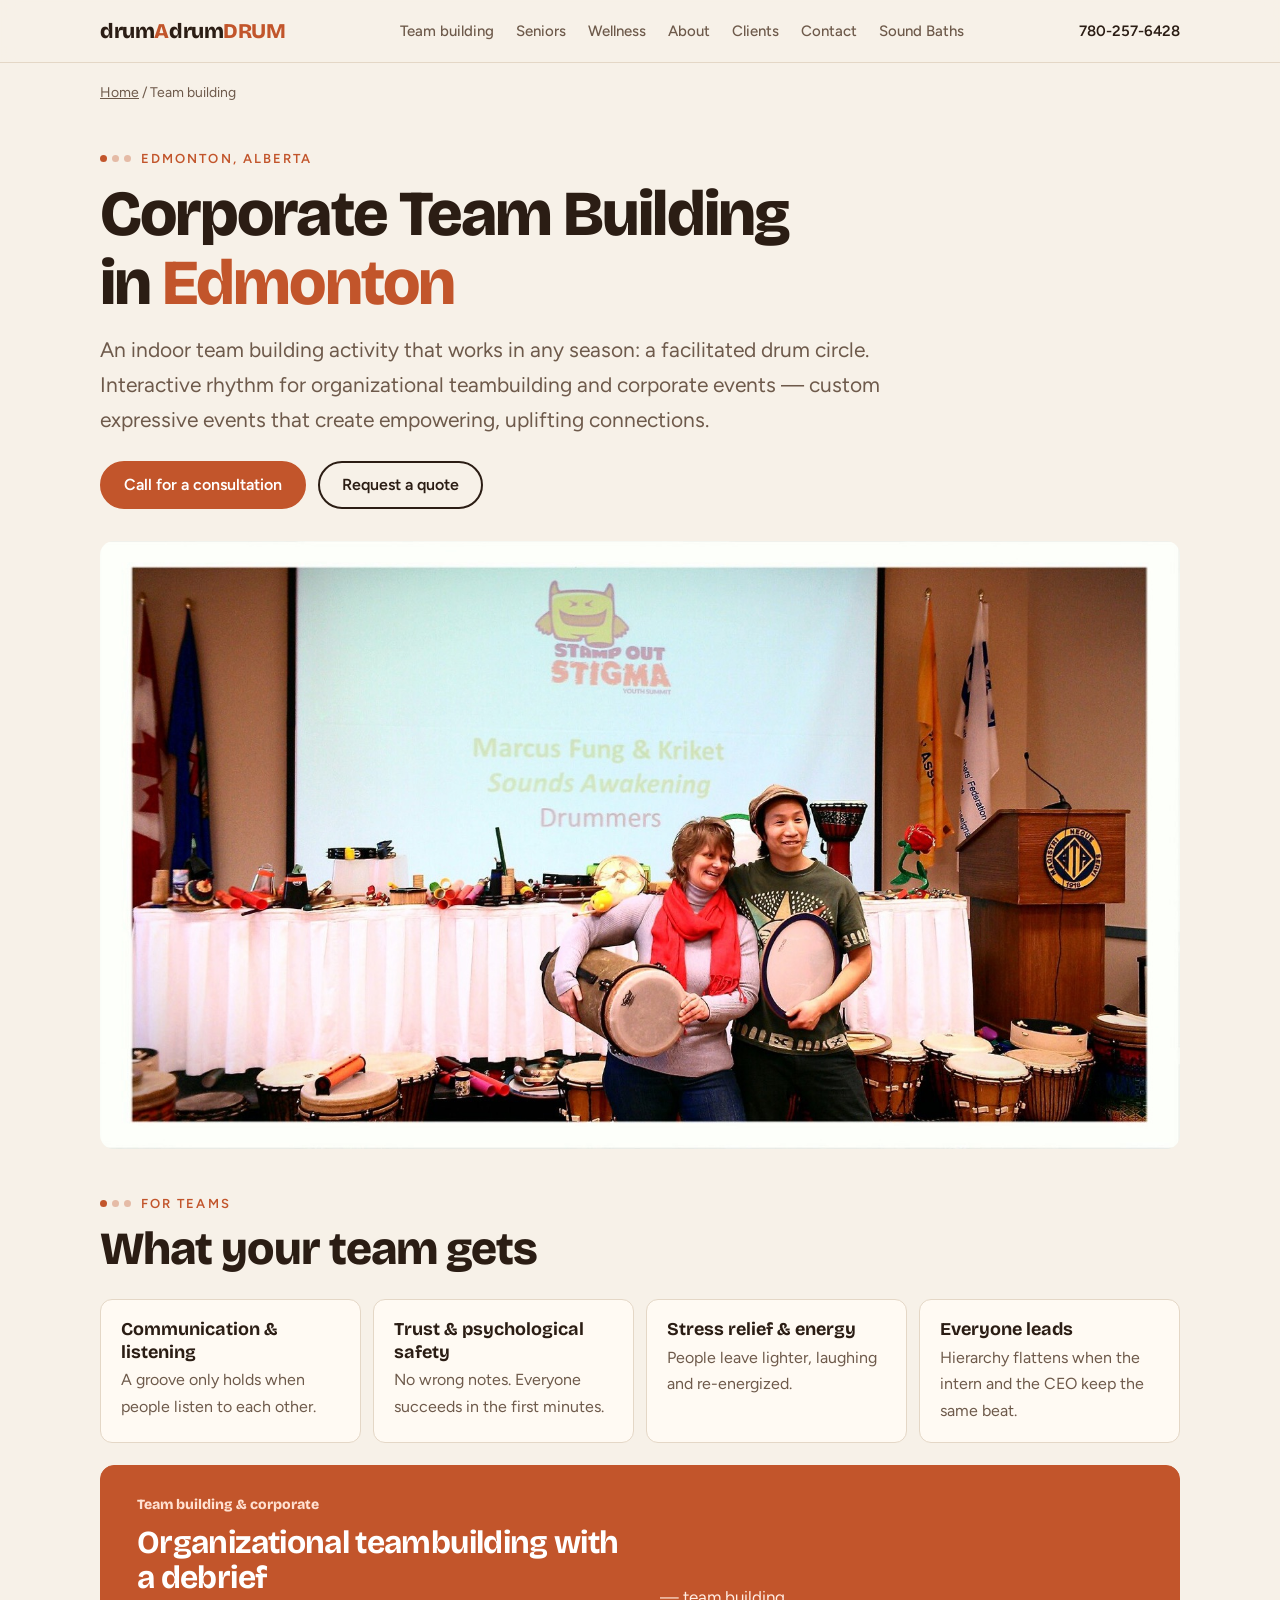
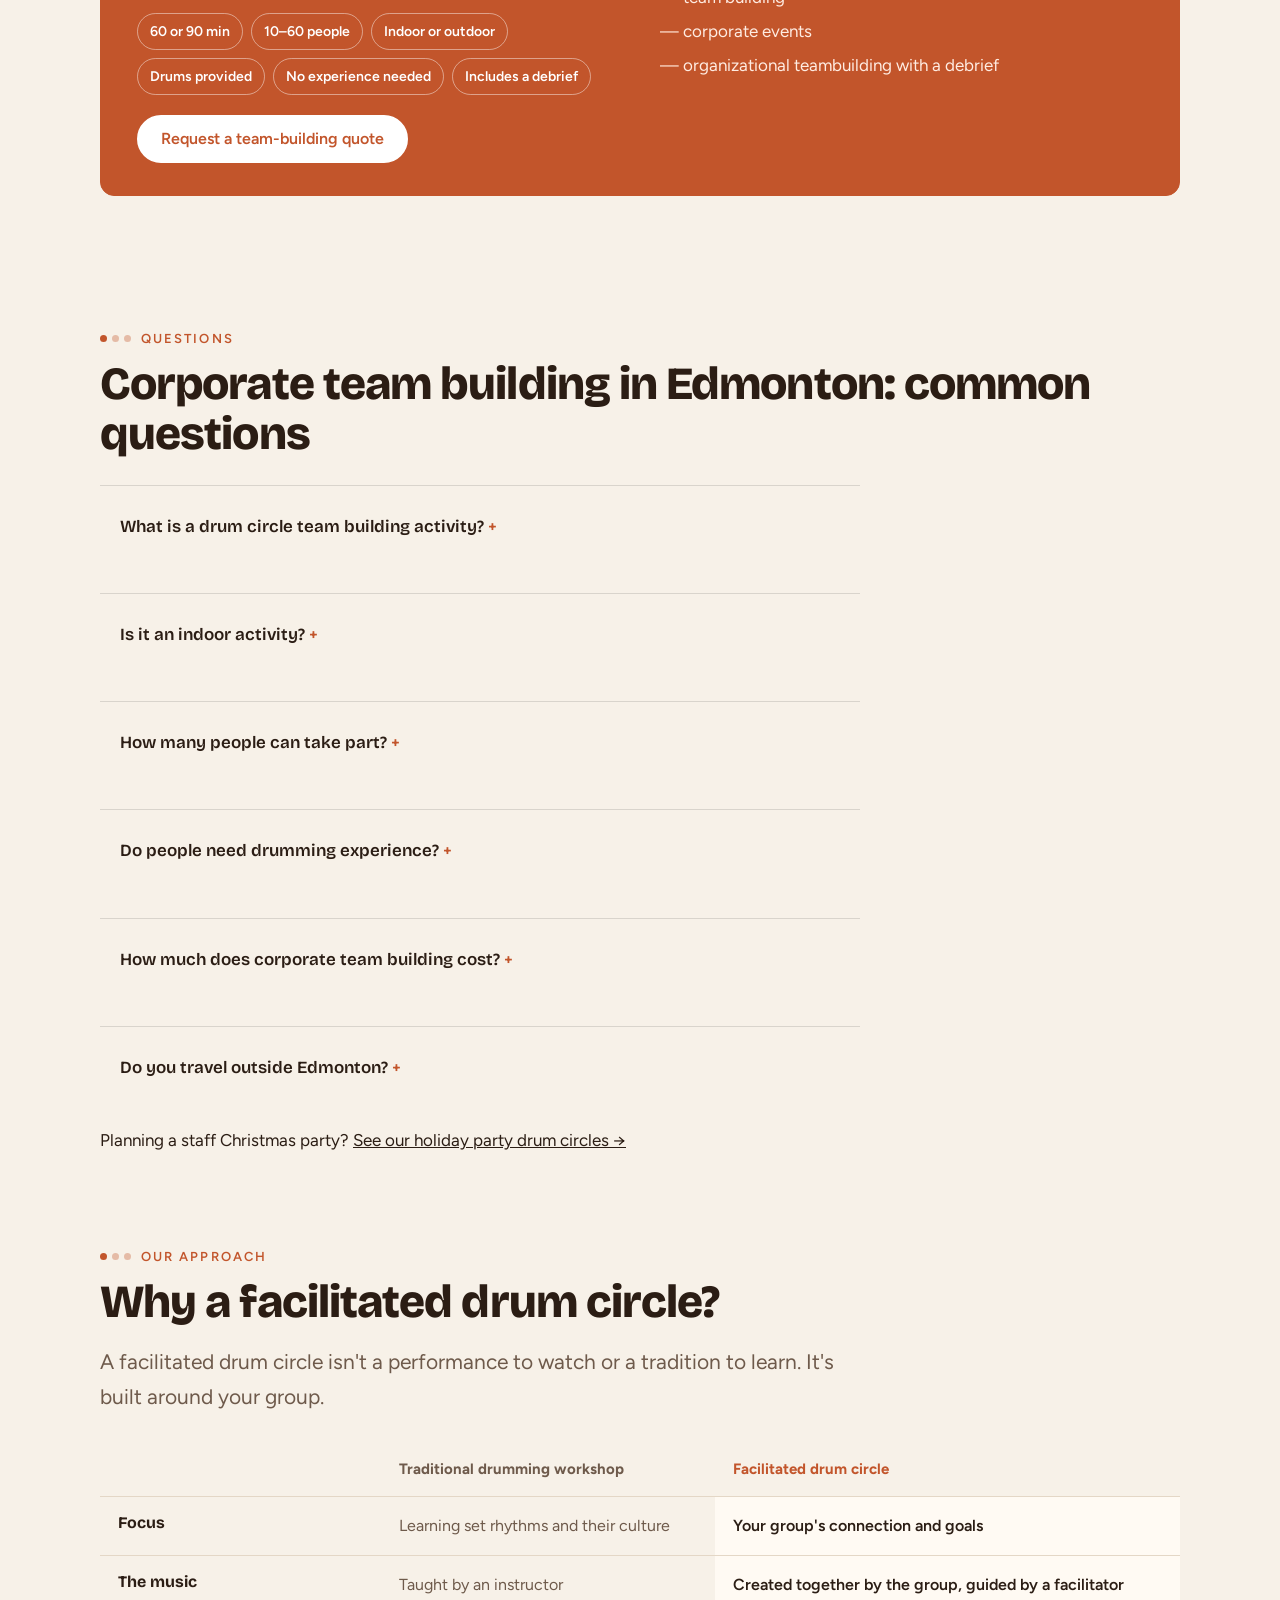
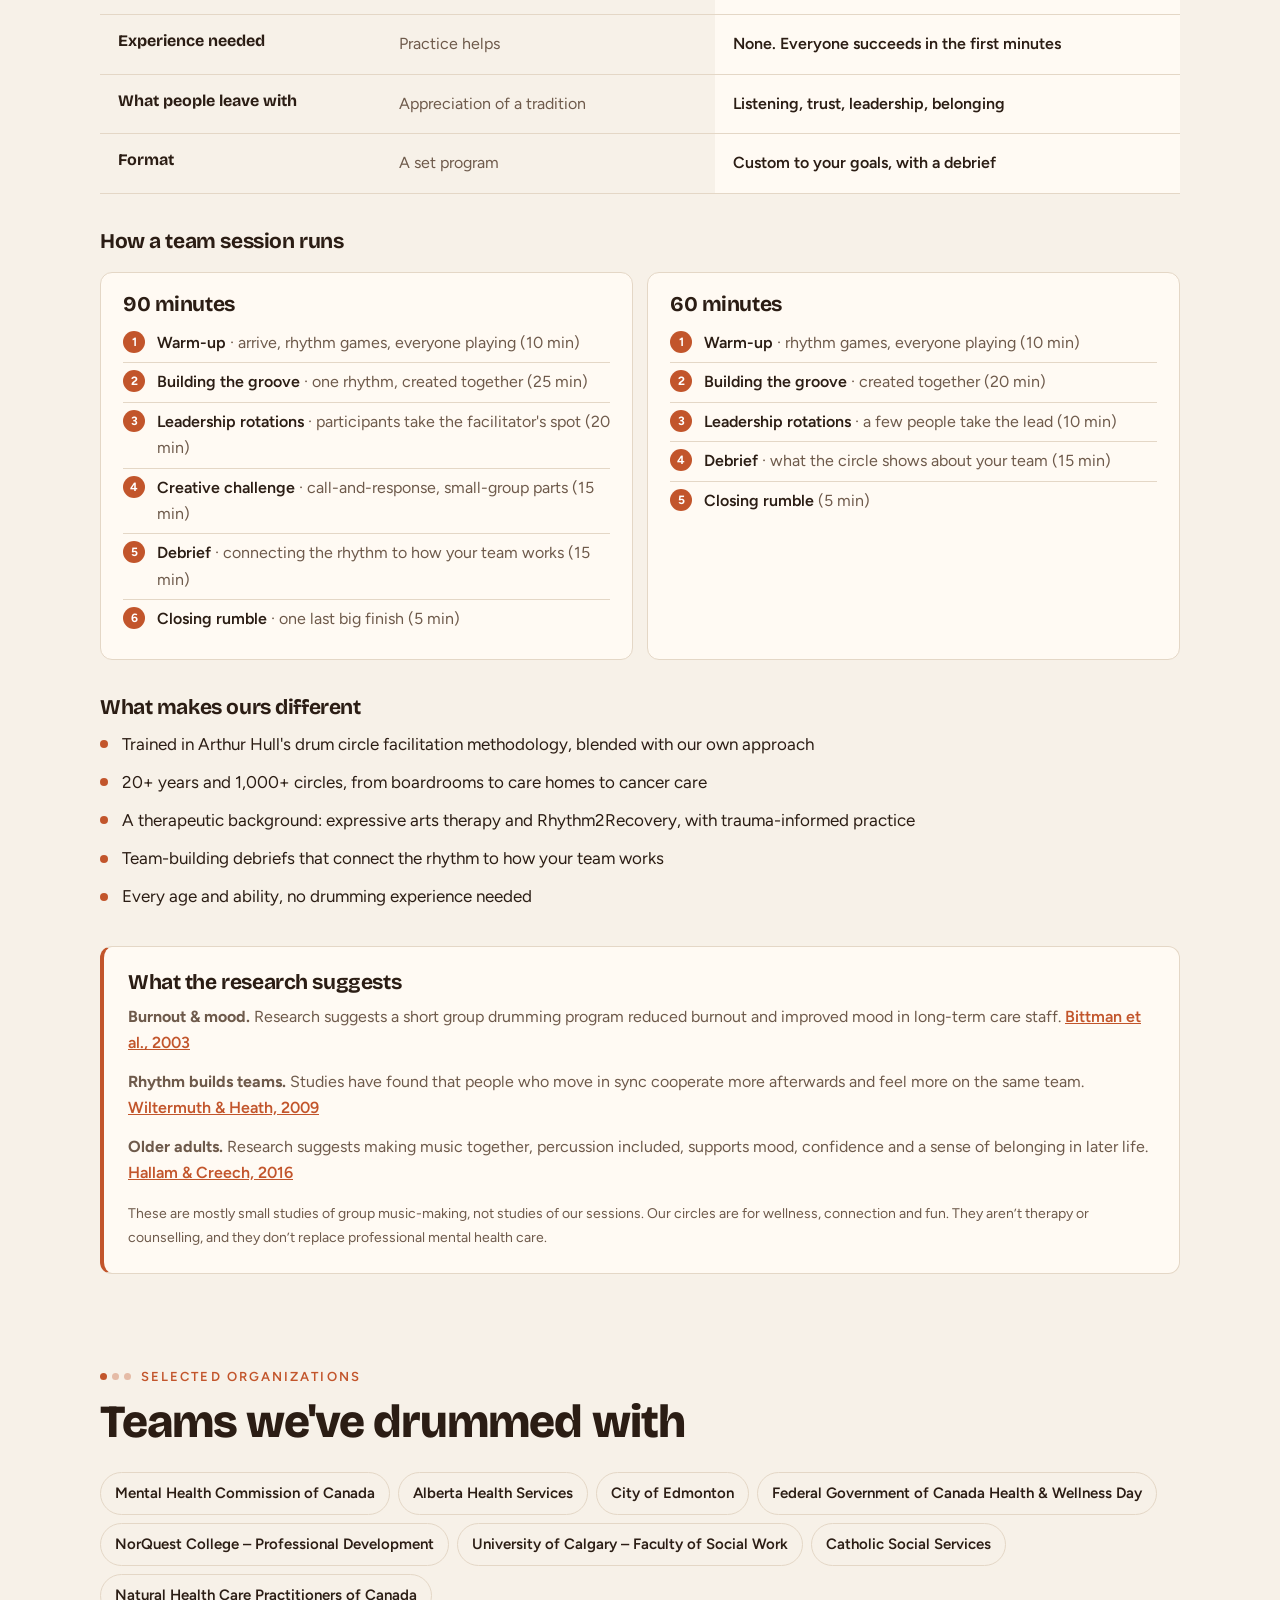
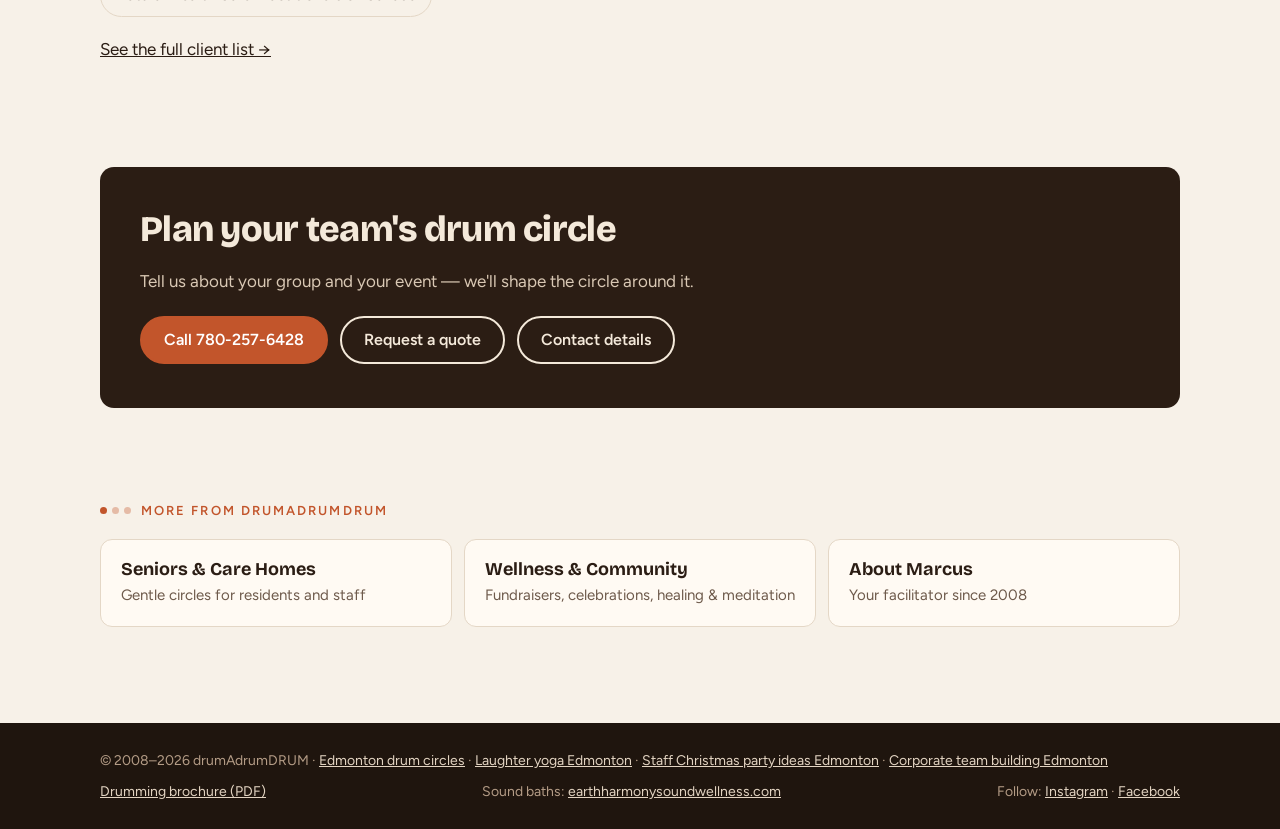
<file: team-building/index.html>
<!doctype html>
<html lang="en">
<head>
<meta charset="utf-8">
<meta name="viewport" content="width=device-width, initial-scale=1">
<link rel="icon" href="/favicon.svg" type="image/svg+xml">
<title>Corporate Team Building Edmonton | Indoor Drum Circle Activity | drumAdrumDRUM</title>
<meta name="description" content="Corporate team building in Edmonton: an indoor drum circle activity for 10–60 people, any season, with a debrief. Drums provided, no experience needed. Since 2008. Call 780-257-6428.">
<link rel="canonical" href="https://yegdrumcircles.com/team-building/">
<meta property="og:type" content="website">
<meta property="og:title" content="Corporate Team Building Edmonton | Indoor Drum Circle Activity | drumAdrumDRUM">
<meta property="og:description" content="Corporate team building in Edmonton: an indoor drum circle activity for 10–60 people, any season, with a debrief. Drums provided, no experience needed. Since 2008. Call 780-257-6428.">
<meta property="og:url" content="https://yegdrumcircles.com/team-building/">
<meta property="og:image" content="https://yegdrumcircles.com/images/conference-workshop.jpg">
<meta property="og:locale" content="en_CA">
<meta name="twitter:card" content="summary_large_image">
<meta name="theme-color" content="#2b1d14">
<link rel="preconnect" href="https://fonts.googleapis.com">
<link rel="preconnect" href="https://fonts.gstatic.com" crossorigin>
<link href="https://fonts.googleapis.com/css2?family=Bricolage+Grotesque:opsz,wght@12..96,500;12..96,700;12..96,800&family=Figtree:wght@400;500;600&display=swap" rel="stylesheet">
<link rel="stylesheet" href="../assets/site.css">
<script type="application/ld+json">
{
  "@context": "https://schema.org",
  "@type": "Service",
  "name": "Team building drum circles",
  "description": "Facilitated drum circles for organizational teambuilding and corporate events in Edmonton, with a debrief.",
  "serviceType": "Team building drum circles",
  "url": "https://yegdrumcircles.com/team-building/",
  "areaServed": {
    "@type": "City",
    "name": "Edmonton"
  },
  "provider": {
    "@type": "LocalBusiness",
    "@id": "https://yegdrumcircles.com/#business",
    "name": "drumAdrumDRUM",
    "url": "https://yegdrumcircles.com/",
    "telephone": "+1-780-257-6428",
    "email": "drumAdrumDRUM@gmail.com",
    "address": {
      "@type": "PostalAddress",
      "addressLocality": "Edmonton",
      "addressRegion": "AB",
      "addressCountry": "CA"
    },
    "areaServed": "Edmonton, Alberta"
  }
}
</script>
<script type="application/ld+json">
{
  "@context": "https://schema.org",
  "@type": "BreadcrumbList",
  "itemListElement": [
    {
      "@type": "ListItem",
      "position": 1,
      "name": "Home",
      "item": "https://yegdrumcircles.com/"
    },
    {
      "@type": "ListItem",
      "position": 2,
      "name": "Team building",
      "item": "https://yegdrumcircles.com/team-building/"
    }
  ]
}
</script>
<script type="application/ld+json">
{
 "@context": "https://schema.org",
 "@type": "FAQPage",
 "mainEntity": [
  {
   "@type": "Question",
   "name": "What is a drum circle team building activity?",
   "acceptedAnswer": {
    "@type": "Answer",
    "text": "Your group sits in a circle with drums and percussion, and a facilitator guides everyone into making music together, no experience needed. Within minutes the room is playing one groove. Then we use it: leadership rotations, listening challenges, and a debrief that connects the rhythm to how your team works."
   }
  },
  {
   "@type": "Question",
   "name": "Is it an indoor activity?",
   "acceptedAnswer": {
    "@type": "Answer",
    "text": "Yes. Most corporate sessions run indoors, in a boardroom, training room, gym or conference hall, which makes it a reliable team building activity through an Edmonton winter. Outdoor sessions work too in summer."
   }
  },
  {
   "@type": "Question",
   "name": "How many people can take part?",
   "acceptedAnswer": {
    "@type": "Answer",
    "text": "Team sessions usually run for 10 to 60 people. Larger groups and conferences can be planned, just tell us your numbers."
   }
  },
  {
   "@type": "Question",
   "name": "Do people need drumming experience?",
   "acceptedAnswer": {
    "@type": "Answer",
    "text": "No. Everyone succeeds in the first few minutes. Drums are provided for every participant."
   }
  },
  {
   "@type": "Question",
   "name": "How much does corporate team building cost?",
   "acceptedAnswer": {
    "@type": "Answer",
    "text": "Every session is quoted to your group size, length and location. Call 780-257-6428 or request a quote and you'll get a clear price."
   }
  },
  {
   "@type": "Question",
   "name": "Do you travel outside Edmonton?",
   "acceptedAnswer": {
    "@type": "Answer",
    "text": "Yes, we run sessions across the Edmonton area and travel within Alberta."
   }
  }
 ]
}
</script>
</head>
<body>

<header class="top">
  <div class="wrap">
    <a class="logo" href="../" aria-label="drumAdrumDRUM home">drum<span>A</span>drum<span>DRUM</span></a>
    <nav class="links" aria-label="Pages">
      <a href="../team-building/" aria-current="page">Team building</a><a href="../seniors/">Seniors</a><a href="../wellness/">Wellness</a><a href="../about/">About</a><a href="../clients/">Clients</a><a href="../#contact">Contact</a><a href="https://www.earthharmonysoundwellness.com/" target="_blank" rel="noopener">Sound Baths</a>
    </nav>
    <a class="call" href="tel:+17802576428">780-257-6428</a>
  </div>
  <nav class="subnav" aria-label="Pages (mobile)"><a href="../team-building/" aria-current="page">Team building</a><a href="../seniors/">Seniors</a><a href="../wellness/">Wellness</a><a href="../about/">About</a><a href="../clients/">Clients</a><a href="../#contact">Contact</a></nav>
</header>

<main id="top">
<div class="wrap"><p class="crumbs"><a href="../">Home</a> / Team building</p></div>

<section class="page-hero" aria-labelledby="h1">
  <div class="wrap">
    <p class="eyebrow"><span class="beat" aria-hidden="true"><i></i><i></i><i></i></span>Edmonton, Alberta</p>
    <h1 id="h1">Corporate Team Building in <span>Edmonton</span></h1>
    <p class="lead">An indoor team building activity that works in any season: a facilitated drum circle. Interactive rhythm for organizational teambuilding and corporate events — custom expressive events that create empowering, uplifting connections.</p>
    <div class="ctas"><a class="btn btn-solid" href="tel:+17802576428">Call for a consultation</a><a class="btn btn-line" href="mailto:drumAdrumDRUM@gmail.com?subject=Drum%20circle%20%E2%80%94%20free%20consult%20%2F%20quote%20request&amp;body=Hi%20Marcus%2C%0A%0AOrganization%3A%0AVenue%20%2F%20location%3A%0ADate(s)%3A%0ANumber%20of%20participants%20(roughly)%3A%0AParticipants%20are%20(staff%2C%20clients%2C%20ages%E2%80%A6)%3A%0ASession%20length%3A%0ATeam%20objectives%3A%0A">Request a quote</a></div>
    <div class="page-img"><img src="../images/conference-workshop.jpg" alt="A drum circle workshop at a conference" width="1600" height="900" fetchpriority="high"></div>
  </div>
</section>

<section style="padding-top:48px"><div class="wrap">
  <p class="eyebrow"><span class="beat" aria-hidden="true"><i></i><i></i><i></i></span>For teams</p>
  <h2>What your team gets</h2>
  <ul class="gets">
      <li><b>Communication &amp; listening</b>A groove only holds when people listen to each other.</li>
      <li><b>Trust &amp; psychological safety</b>No wrong notes. Everyone succeeds in the first minutes.</li>
      <li><b>Stress relief &amp; energy</b>People leave lighter, laughing and re-energized.</li>
      <li><b>Everyone leads</b>Hierarchy flattens when the intern and the CEO keep the same beat.</li>
    </ul>
  <div class="card feature" style="margin-top:22px"><span class="num">Team building &amp; corporate</span><h3>Organizational teambuilding with a debrief</h3><ul><li>team building</li><li>corporate events</li><li>organizational teambuilding with a debrief</li></ul><ul class="facts" aria-label="Quick facts"><!-- MARCUS: confirm session lengths --><li>60 or 90 min</li><!-- MARCUS: confirm group size range and drum count --><li>10–60 people</li><li>Indoor or outdoor</li><!-- MARCUS: confirm drums provided for every participant --><li>Drums provided</li><li>No experience needed</li><li>Includes a debrief</li></ul><a class="btn btn-solid" href="mailto:drumAdrumDRUM@gmail.com?subject=Team%20building%20drum%20circle%20%E2%80%94%20quote%20request">Request a team-building quote</a></div>
</div></section>

<section style="padding-top:40px"><div class="wrap">
  <p class="eyebrow"><span class="beat" aria-hidden="true"><i></i><i></i><i></i></span>Questions</p>
  <h2>Corporate team building in Edmonton: common questions</h2>
  <div class="faqs">
    <details class="faq"><summary>What is a drum circle team building activity?</summary><p>Your group sits in a circle with drums and percussion, and a facilitator guides everyone into making music together, no experience needed. Within minutes the room is playing one groove. Then we use it: leadership rotations, listening challenges, and a debrief that connects the rhythm to how your team works.</p></details>
    <details class="faq"><summary>Is it an indoor activity?</summary><p>Yes. Most corporate sessions run indoors, in a boardroom, training room, gym or conference hall, which makes it a reliable team building activity through an Edmonton winter. Outdoor sessions work too in summer.</p></details>
    <details class="faq"><summary>How many people can take part?</summary><p>Team sessions usually run for 10 to 60 people. Larger groups and conferences can be planned, just tell us your numbers.</p></details>
    <details class="faq"><summary>Do people need drumming experience?</summary><p>No. Everyone succeeds in the first few minutes. Drums are provided for every participant.</p></details>
    <details class="faq"><summary>How much does corporate team building cost?</summary><p>Every session is quoted to your group size, length and location. Call 780-257-6428 or request a quote and you&#x27;ll get a clear price.</p></details>
    <details class="faq"><summary>Do you travel outside Edmonton?</summary><p>Yes, we run sessions across the Edmonton area and travel within Alberta.</p></details>
  </div>
  <p style="margin-top:18px">Planning a staff Christmas party? <a href="../holiday-parties/">See our holiday party drum circles →</a></p>
</div></section>
<style>.faqs{max-width:760px;margin-top:14px}.faq{border-top:1px solid rgba(0,0,0,.12);padding:14px 0}.faq summary{font-weight:600;cursor:pointer;font-size:17px}.faq p{margin:10px 0 0;line-height:1.6}</style>

<section style="padding-top:0"><div class="wrap">
  <p class="eyebrow"><span class="beat" aria-hidden="true"><i></i><i></i><i></i></span>Our approach</p>
  <h2>Why a facilitated drum circle?</h2>
  <p class="lead">A facilitated drum circle isn't a performance to watch or a tradition to learn. It's built around your group.</p>
  <table class="compare">
      <thead><tr><th scope="col"><span class="vh">Aspect</span></th><th scope="col">Traditional drumming workshop</th><th scope="col">Facilitated drum circle</th></tr></thead>
      <tbody>
        <tr><th scope="row">Focus</th><td data-l="Traditional workshop">Learning set rhythms and their culture</td><td data-l="Facilitated circle">Your group's connection and goals</td></tr>
        <tr><th scope="row">The music</th><td data-l="Traditional workshop">Taught by an instructor</td><td data-l="Facilitated circle">Created together by the group, guided by a facilitator</td></tr>
        <tr><th scope="row">Experience needed</th><td data-l="Traditional workshop">Practice helps</td><td data-l="Facilitated circle">None. Everyone succeeds in the first minutes</td></tr>
        <tr><th scope="row">What people leave with</th><td data-l="Traditional workshop">Appreciation of a tradition</td><td data-l="Facilitated circle">Listening, trust, leadership, belonging</td></tr>
        <tr><th scope="row">Format</th><td data-l="Traditional workshop">A set program</td><td data-l="Facilitated circle">Custom to your goals, with a debrief</td></tr>
      </tbody>
    </table>
  <h3 style="margin-top:36px">How a team session runs</h3>
  <!-- MARCUS: edit to match what you actually do -->
    <div class="flows">
      <div class="flow">
        <h3>90 minutes</h3>
        <ol>
          <li><b>Warm-up</b> · arrive, rhythm games, everyone playing (10 min)</li>
          <li><b>Building the groove</b> · one rhythm, created together (25 min)</li>
          <li><b>Leadership rotations</b> · participants take the facilitator's spot (20 min)</li>
          <li><b>Creative challenge</b> · call-and-response, small-group parts (15 min)</li>
          <li><b>Debrief</b> · connecting the rhythm to how your team works (15 min)</li>
          <li><b>Closing rumble</b> · one last big finish (5 min)</li>
        </ol>
      </div>
      <div class="flow">
        <h3>60 minutes</h3>
        <ol>
          <li><b>Warm-up</b> · rhythm games, everyone playing (10 min)</li>
          <li><b>Building the groove</b> · created together (20 min)</li>
          <li><b>Leadership rotations</b> · a few people take the lead (10 min)</li>
          <li><b>Debrief</b> · what the circle shows about your team (15 min)</li>
          <li><b>Closing rumble</b> (5 min)</li>
        </ol>
      </div>
    </div>
  <h3 style="margin-top:36px">What makes ours different</h3>
  <ul class="diff">
      <li>Trained in Arthur Hull's drum circle facilitation methodology, blended with our own approach</li>
      <li>20+ years and 1,000+ circles, from boardrooms to care homes to cancer care</li>
      <li>A therapeutic background: expressive arts therapy and Rhythm2Recovery, with trauma-informed practice</li>
      <li>Team-building debriefs that connect the rhythm to how your team works</li>
      <li>Every age and ability, no drumming experience needed</li>
    </ul>
  <div class="research" id="research">
      <h3>What the research suggests</h3>
      <ul>
        <li><b>Burnout &amp; mood.</b> Research suggests a short group drumming program reduced burnout and improved mood in long-term care staff. <a href="https://remo.com/resources/effectiveness-for-employee-burnout-turnover-reduct" target="_blank" rel="noopener">Bittman et al., 2003</a></li>
        <li><b>Rhythm builds teams.</b> Studies have found that people who move in sync cooperate more afterwards and feel more on the same team. <a href="https://www.sciencedaily.com/releases/2009/01/090128160930.htm" target="_blank" rel="noopener">Wiltermuth &amp; Heath, 2009</a></li>
        <li><b>Older adults.</b> Research suggests making music together, percussion included, supports mood, confidence and a sense of belonging in later life. <a href="https://pmc.ncbi.nlm.nih.gov/articles/PMC5330343/" target="_blank" rel="noopener">Hallam &amp; Creech, 2016</a></li>
      </ul>
      <p class="note">These are mostly small studies of group music-making, not studies of our sessions. Our circles are for wellness, connection and fun. They aren&#8217;t therapy or counselling, and they don&#8217;t replace professional mental health care.</p>
    </div>
</div></section>

<section style="padding-top:0"><div class="wrap">
  <p class="eyebrow"><span class="beat" aria-hidden="true"><i></i><i></i><i></i></span>Selected organizations</p>
  <h2>Teams we've drummed with</h2>
  <ul class="names"><li>Mental Health Commission of Canada</li><li>Alberta Health Services</li><li>City of Edmonton</li><li>Federal Government of Canada Health &amp; Wellness Day</li><li>NorQuest College – Professional Development</li><li>University of Calgary – Faculty of Social Work</li><li>Catholic Social Services</li><li>Natural Health Care Practitioners of Canada</li></ul>
  <p style="margin-top:18px"><a href="../clients/">See the full client list →</a></p>
</div></section>
<section style="padding-top:0"><div class="wrap"><div class="cta-band">
  <h2>Plan your team's drum circle</h2><p>Tell us about your group and your event — we'll shape the circle around it.</p>
  <div class="ctas"><a class="btn btn-solid" href="tel:+17802576428">Call 780-257-6428</a><a class="btn btn-line" href="mailto:drumAdrumDRUM@gmail.com?subject=Drum%20circle%20%E2%80%94%20free%20consult%20%2F%20quote%20request&amp;body=Hi%20Marcus%2C%0A%0AOrganization%3A%0AVenue%20%2F%20location%3A%0ADate(s)%3A%0ANumber%20of%20participants%20(roughly)%3A%0AParticipants%20are%20(staff%2C%20clients%2C%20ages%E2%80%A6)%3A%0ASession%20length%3A%0ATeam%20objectives%3A%0A">Request a quote</a><a class="btn btn-line" href="../#contact">Contact details</a></div>
</div></div></section><section style="padding-top:0"><div class="wrap">
  <p class="eyebrow"><span class="beat" aria-hidden="true"><i></i><i></i><i></i></span>More from drumAdrumDRUM</p>
  <div class="related"><a href="../seniors/"><b>Seniors &amp; Care Homes</b><span>Gentle circles for residents and staff</span></a><a href="../wellness/"><b>Wellness &amp; Community</b><span>Fundraisers, celebrations, healing &amp; meditation</span></a><a href="../about/"><b>About Marcus</b><span>Your facilitator since 2008</span></a></div>
</div></section>

</main>

<footer>
  <div class="wrap">
    <span>© 2008–2026 drumAdrumDRUM · <a href="../">Edmonton drum circles</a> · <a href="../laughter-yoga/">Laughter yoga Edmonton</a> · <a href="../holiday-parties/">Staff Christmas party ideas Edmonton</a> · <a href="../team-building/">Corporate team building Edmonton</a></span>
    <span><a href="https://www.earthharmonysoundwellness.com/files/drumming-circles-brochure.pdf" target="_blank" rel="noopener">Drumming brochure (PDF)</a></span>
    <span>Sound baths: <a href="https://www.earthharmonysoundwellness.com/" target="_blank" rel="noopener">earthharmonysoundwellness.com</a></span>
    <span>Follow: <a href="https://www.instagram.com/earth.harmony.sound.wellness/" target="_blank" rel="noopener me">Instagram</a> · <a href="https://www.facebook.com/profile.php?id=61588071205071" target="_blank" rel="noopener me">Facebook</a></span>
  </div>
</footer>

<!-- Cloudflare Web Analytics --><script defer src='https://static.cloudflareinsights.com/beacon.min.js' data-cf-beacon='{"token": "c49505fbf6a64386b281b31300809142"}'></script><!-- End Cloudflare Web Analytics -->
<script>window.goatcounter={path:function(p){return "yegdrumcircles.com"+p}}</script><script data-goatcounter="https://earthharmony.goatcounter.com/count" async src="//gc.zgo.at/count.js"></script>
<script>/* click tracking (Nov 17): every link/button tap → GoatCounter event "yegdrumcircles.com/click:<label>" */
document.addEventListener("click",function(e){var a=e.target.closest&&e.target.closest("a,button");if(!a)return;var t=(a.getAttribute("data-gc")||a.textContent||a.getAttribute("aria-label")||a.href||"").replace(/\s+/g," ").trim().slice(0,60);if(!t)return;var pg=location.pathname.replace(/index\.html$/,"");try{window.goatcounter&&window.goatcounter.count&&window.goatcounter.count({path:"yegdrumcircles.com/click:"+t+" · "+pg,title:t,event:true})}catch(_){}},true);</script>
</body>
</html>
</file>
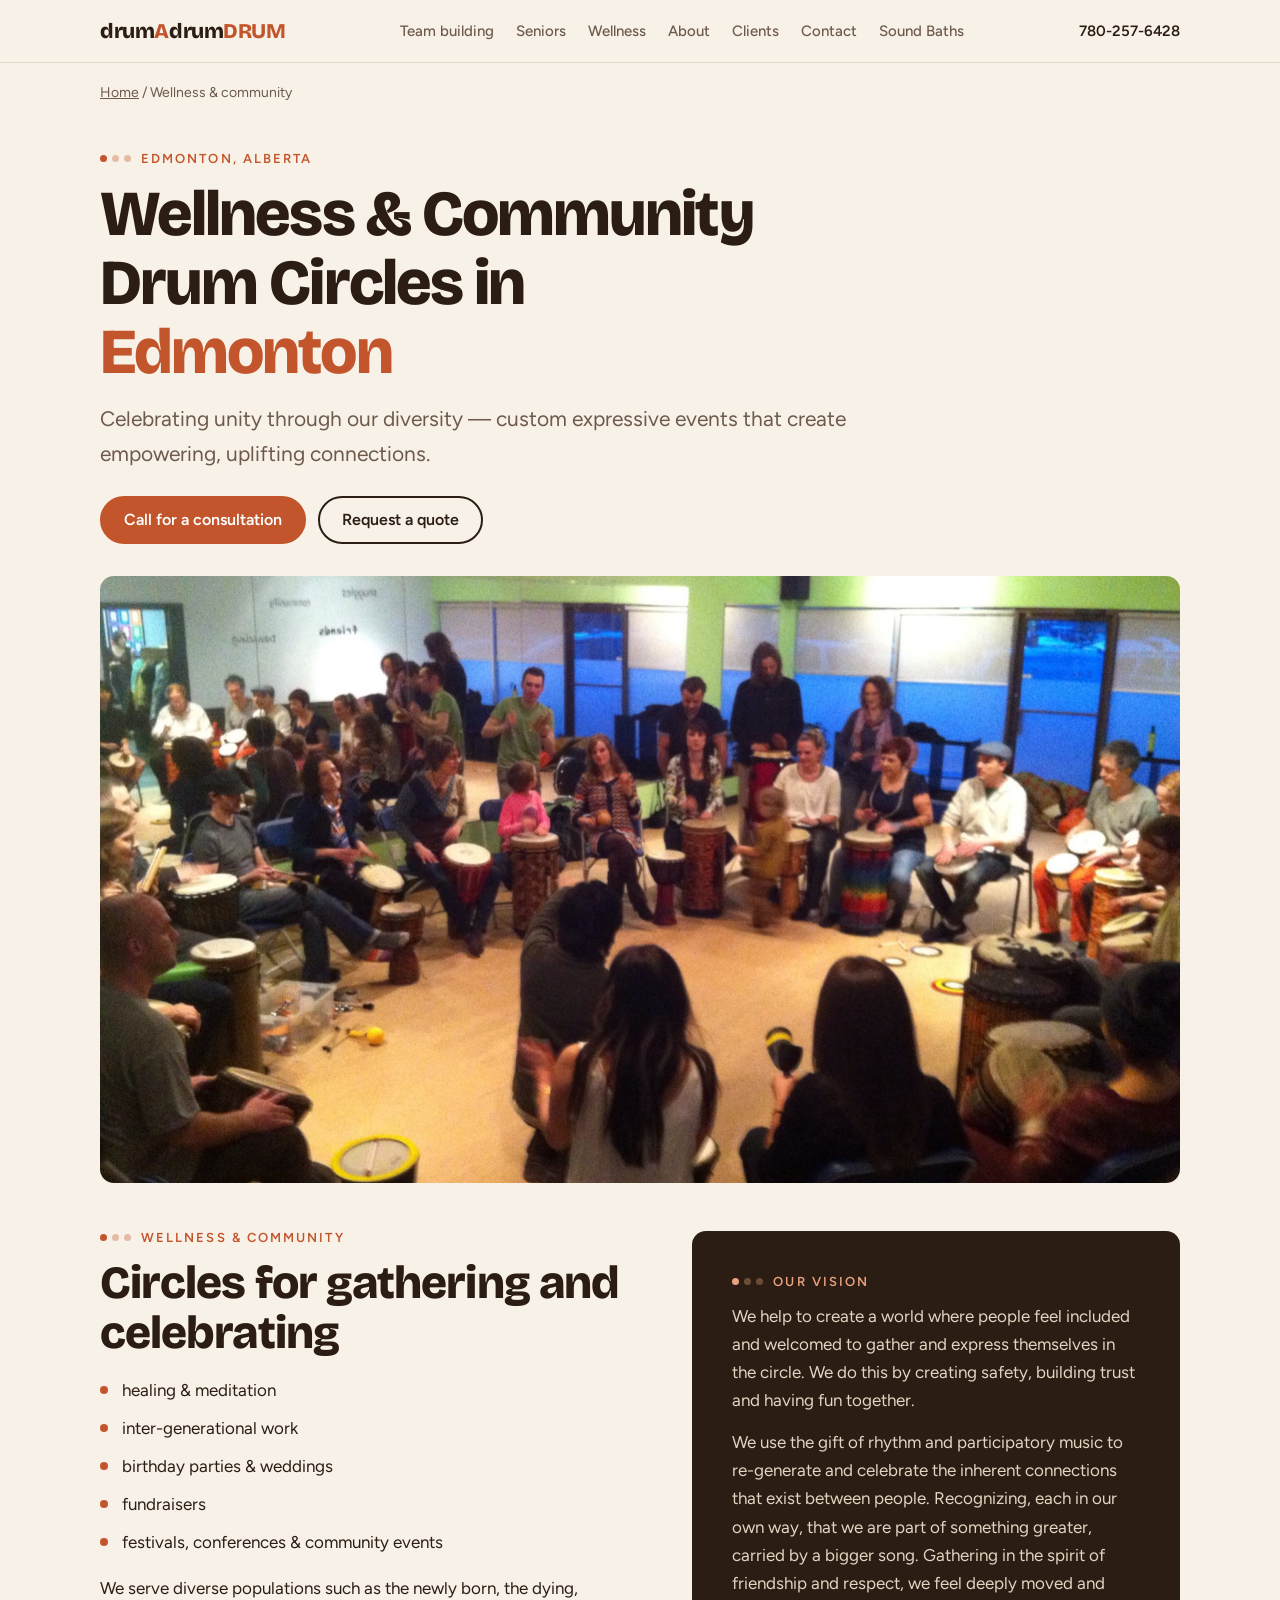
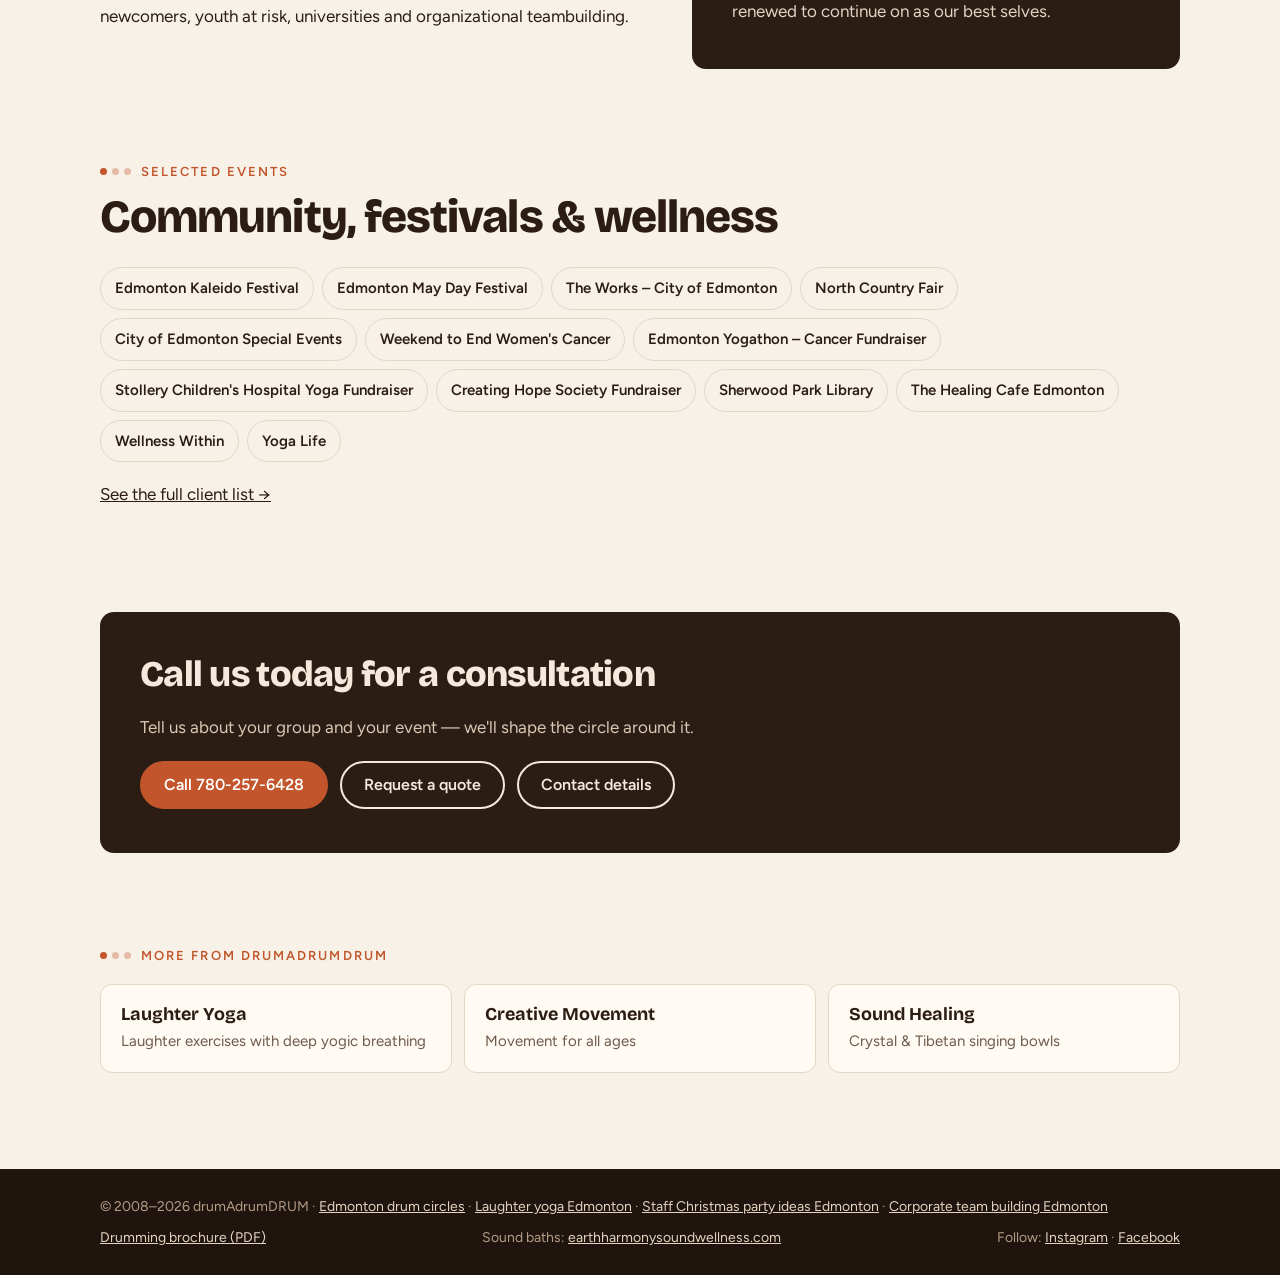
<file: wellness/index.html>
<!doctype html>
<html lang="en">
<head>
<meta charset="utf-8">
<meta name="viewport" content="width=device-width, initial-scale=1">
<link rel="icon" href="/favicon.svg" type="image/svg+xml">
<title>Wellness &amp; Community Drum Circles Edmonton | drumAdrumDRUM</title>
<meta name="description" content="Community and wellness drum circles in Edmonton: fundraisers, festivals, birthday parties, weddings, healing & meditation and inter-generational events. Since 2008.">
<link rel="canonical" href="https://yegdrumcircles.com/wellness/">
<meta property="og:type" content="website">
<meta property="og:title" content="Wellness &amp; Community Drum Circles Edmonton | drumAdrumDRUM">
<meta property="og:description" content="Community and wellness drum circles in Edmonton: fundraisers, festivals, birthday parties, weddings, healing & meditation and inter-generational events. Since 2008.">
<meta property="og:url" content="https://yegdrumcircles.com/wellness/">
<meta property="og:image" content="https://yegdrumcircles.com/images/big-community-circle.jpg">
<meta property="og:locale" content="en_CA">
<meta name="twitter:card" content="summary_large_image">
<meta name="theme-color" content="#2b1d14">
<link rel="preconnect" href="https://fonts.googleapis.com">
<link rel="preconnect" href="https://fonts.gstatic.com" crossorigin>
<link href="https://fonts.googleapis.com/css2?family=Bricolage+Grotesque:opsz,wght@12..96,500;12..96,700;12..96,800&family=Figtree:wght@400;500;600&display=swap" rel="stylesheet">
<link rel="stylesheet" href="../assets/site.css">
<script type="application/ld+json">
{
  "@context": "https://schema.org",
  "@type": "Service",
  "name": "Wellness and community drum circles",
  "description": "Drum circles for fundraisers, festivals, celebrations, healing and meditation, and inter-generational community events in Edmonton.",
  "serviceType": "Wellness and community drum circles",
  "url": "https://yegdrumcircles.com/wellness/",
  "areaServed": {
    "@type": "City",
    "name": "Edmonton"
  },
  "provider": {
    "@type": "LocalBusiness",
    "@id": "https://yegdrumcircles.com/#business",
    "name": "drumAdrumDRUM",
    "url": "https://yegdrumcircles.com/",
    "telephone": "+1-780-257-6428",
    "email": "drumAdrumDRUM@gmail.com",
    "address": {
      "@type": "PostalAddress",
      "addressLocality": "Edmonton",
      "addressRegion": "AB",
      "addressCountry": "CA"
    },
    "areaServed": "Edmonton, Alberta"
  }
}
</script>
<script type="application/ld+json">
{
  "@context": "https://schema.org",
  "@type": "BreadcrumbList",
  "itemListElement": [
    {
      "@type": "ListItem",
      "position": 1,
      "name": "Home",
      "item": "https://yegdrumcircles.com/"
    },
    {
      "@type": "ListItem",
      "position": 2,
      "name": "Wellness &amp; community",
      "item": "https://yegdrumcircles.com/wellness/"
    }
  ]
}
</script>
</head>
<body>

<header class="top">
  <div class="wrap">
    <a class="logo" href="../" aria-label="drumAdrumDRUM home">drum<span>A</span>drum<span>DRUM</span></a>
    <nav class="links" aria-label="Pages">
      <a href="../team-building/">Team building</a><a href="../seniors/">Seniors</a><a href="../wellness/" aria-current="page">Wellness</a><a href="../about/">About</a><a href="../clients/">Clients</a><a href="../#contact">Contact</a><a href="https://www.earthharmonysoundwellness.com/" target="_blank" rel="noopener">Sound Baths</a>
    </nav>
    <a class="call" href="tel:+17802576428">780-257-6428</a>
  </div>
  <nav class="subnav" aria-label="Pages (mobile)"><a href="../team-building/">Team building</a><a href="../seniors/">Seniors</a><a href="../wellness/" aria-current="page">Wellness</a><a href="../about/">About</a><a href="../clients/">Clients</a><a href="../#contact">Contact</a></nav>
</header>

<main id="top">
<div class="wrap"><p class="crumbs"><a href="../">Home</a> / Wellness &amp; community</p></div>

<section class="page-hero" aria-labelledby="h1">
  <div class="wrap">
    <p class="eyebrow"><span class="beat" aria-hidden="true"><i></i><i></i><i></i></span>Edmonton, Alberta</p>
    <h1 id="h1">Wellness &amp; Community Drum Circles in <span>Edmonton</span></h1>
    <p class="lead">Celebrating unity through our diversity — custom expressive events that create empowering, uplifting connections.</p>
    <div class="ctas"><a class="btn btn-solid" href="tel:+17802576428">Call for a consultation</a><a class="btn btn-line" href="mailto:drumAdrumDRUM@gmail.com?subject=Drum%20circle%20%E2%80%94%20free%20consult%20%2F%20quote%20request&amp;body=Hi%20Marcus%2C%0A%0AOrganization%3A%0AVenue%20%2F%20location%3A%0ADate(s)%3A%0ANumber%20of%20participants%20(roughly)%3A%0AParticipants%20are%20(staff%2C%20clients%2C%20ages%E2%80%A6)%3A%0ASession%20length%3A%0ATeam%20objectives%3A%0A">Request a quote</a></div>
    <div class="page-img"><img src="../images/big-community-circle.jpg" alt="A large community drum circle filling a room" width="1600" height="900" fetchpriority="high"></div>
  </div>
</section>

<section style="padding-top:48px"><div class="wrap two">
  <div>
    <p class="eyebrow"><span class="beat" aria-hidden="true"><i></i><i></i><i></i></span>Wellness &amp; community</p>
    <h2>Circles for gathering and celebrating</h2>
    <ul class="diff">
      <li>healing &amp; meditation</li>
      <li>inter-generational work</li>
      <li>birthday parties &amp; weddings</li>
      <li>fundraisers</li>
      <li>festivals, conferences &amp; community events</li>
    </ul>
    <p style="margin-top:18px">We serve diverse populations such as the newly born, the dying, newcomers, youth at risk, universities and organizational teambuilding.</p>
  </div>
  <div class="vision" id="vision">
      <p class="eyebrow"><span class="beat" aria-hidden="true"><i></i><i></i><i></i></span>Our vision</p>
      <p>We help to create a world where people feel included and welcomed to gather and express themselves in the circle. We do this by creating safety, building trust and having fun together.</p>
      <p>We use the gift of rhythm and participatory music to re-generate and celebrate the inherent connections that exist between people. Recognizing, each in our own way, that we are part of something greater, carried by a bigger song. Gathering in the spirit of friendship and respect, we feel deeply moved and renewed to continue on as our best selves.</p>
    </div>
</div></section>

<section style="padding-top:0"><div class="wrap">
  <p class="eyebrow"><span class="beat" aria-hidden="true"><i></i><i></i><i></i></span>Selected events</p>
  <h2>Community, festivals &amp; wellness</h2>
  <ul class="names"><li>Edmonton Kaleido Festival</li><li>Edmonton May Day Festival</li><li>The Works – City of Edmonton</li><li>North Country Fair</li><li>City of Edmonton Special Events</li><li>Weekend to End Women&#x27;s Cancer</li><li>Edmonton Yogathon – Cancer Fundraiser</li><li>Stollery Children&#x27;s Hospital Yoga Fundraiser</li><li>Creating Hope Society Fundraiser</li><li>Sherwood Park Library</li><li>The Healing Cafe Edmonton</li><li>Wellness Within</li><li>Yoga Life</li></ul>
  <p style="margin-top:18px"><a href="../clients/">See the full client list →</a></p>
</div></section>
<section style="padding-top:0"><div class="wrap"><div class="cta-band">
  <h2>Call us today for a consultation</h2><p>Tell us about your group and your event — we'll shape the circle around it.</p>
  <div class="ctas"><a class="btn btn-solid" href="tel:+17802576428">Call 780-257-6428</a><a class="btn btn-line" href="mailto:drumAdrumDRUM@gmail.com?subject=Drum%20circle%20%E2%80%94%20free%20consult%20%2F%20quote%20request&amp;body=Hi%20Marcus%2C%0A%0AOrganization%3A%0AVenue%20%2F%20location%3A%0ADate(s)%3A%0ANumber%20of%20participants%20(roughly)%3A%0AParticipants%20are%20(staff%2C%20clients%2C%20ages%E2%80%A6)%3A%0ASession%20length%3A%0ATeam%20objectives%3A%0A">Request a quote</a><a class="btn btn-line" href="../#contact">Contact details</a></div>
</div></div></section><section style="padding-top:0"><div class="wrap">
  <p class="eyebrow"><span class="beat" aria-hidden="true"><i></i><i></i><i></i></span>More from drumAdrumDRUM</p>
  <div class="related"><a href="../laughter-yoga/"><b>Laughter Yoga</b><span>Laughter exercises with deep yogic breathing</span></a><a href="../movement/"><b>Creative Movement</b><span>Movement for all ages</span></a><a href="../sound-healing/"><b>Sound Healing</b><span>Crystal &amp; Tibetan singing bowls</span></a></div>
</div></section>

</main>

<footer>
  <div class="wrap">
    <span>© 2008–2026 drumAdrumDRUM · <a href="../">Edmonton drum circles</a> · <a href="../laughter-yoga/">Laughter yoga Edmonton</a> · <a href="../holiday-parties/">Staff Christmas party ideas Edmonton</a> · <a href="../team-building/">Corporate team building Edmonton</a></span>
    <span><a href="https://www.earthharmonysoundwellness.com/files/drumming-circles-brochure.pdf" target="_blank" rel="noopener">Drumming brochure (PDF)</a></span>
    <span>Sound baths: <a href="https://www.earthharmonysoundwellness.com/" target="_blank" rel="noopener">earthharmonysoundwellness.com</a></span>
    <span>Follow: <a href="https://www.instagram.com/earth.harmony.sound.wellness/" target="_blank" rel="noopener me">Instagram</a> · <a href="https://www.facebook.com/profile.php?id=61588071205071" target="_blank" rel="noopener me">Facebook</a></span>
  </div>
</footer>

<!-- Cloudflare Web Analytics --><script defer src='https://static.cloudflareinsights.com/beacon.min.js' data-cf-beacon='{"token": "c49505fbf6a64386b281b31300809142"}'></script><!-- End Cloudflare Web Analytics -->
<script>window.goatcounter={path:function(p){return "yegdrumcircles.com"+p}}</script><script data-goatcounter="https://earthharmony.goatcounter.com/count" async src="//gc.zgo.at/count.js"></script>
<script>/* click tracking (Nov 17): every link/button tap → GoatCounter event "yegdrumcircles.com/click:<label>" */
document.addEventListener("click",function(e){var a=e.target.closest&&e.target.closest("a,button");if(!a)return;var t=(a.getAttribute("data-gc")||a.textContent||a.getAttribute("aria-label")||a.href||"").replace(/\s+/g," ").trim().slice(0,60);if(!t)return;var pg=location.pathname.replace(/index\.html$/,"");try{window.goatcounter&&window.goatcounter.count&&window.goatcounter.count({path:"yegdrumcircles.com/click:"+t+" · "+pg,title:t,event:true})}catch(_){}},true);</script>
</body>
</html>
</file>
<file: assets/site.css>
/* drumAdrumDRUM shared styles — copied verbatim from index.html <style> (Oct 11 2026) so subpages match.
   index.html still carries its own inline copy; switch it to <link rel=stylesheet href="assets/site.css"> when convenient. */
:root{
  --bg:#f7f1e8; --paper:#fffaf3; --ink:#2b1d14; --muted:#6e5a4b; --line:#e4d7c6;
  --accent:#c2552b; --accent-ink:#fff; --deep:#2b1d14;
  --r:14px; --w:1120px;
}
*{box-sizing:border-box;margin:0;padding:0}
html{scroll-behavior:smooth;-webkit-text-size-adjust:100%}
body{background:var(--bg);color:var(--ink);font:400 17px/1.65 Figtree,system-ui,sans-serif;overflow-x:hidden}
img{display:block;max-width:100%;height:auto}
a{color:inherit}
h1,h2,h3{font-family:"Bricolage Grotesque",Figtree,sans-serif;line-height:1.08;letter-spacing:-.02em}
h2{font-size:clamp(30px,6vw,46px);font-weight:800;margin-bottom:18px}
h3{font-size:21px;font-weight:700;margin-bottom:8px}
p+p{margin-top:14px}
.wrap{max-width:var(--w);margin:0 auto;padding:0 20px}
section{padding:72px 0}
.eyebrow{font:600 13px/1 Figtree,sans-serif;letter-spacing:.16em;text-transform:uppercase;color:var(--accent);margin-bottom:14px;display:flex;align-items:center;gap:10px}
/* the beat: a row of dots, one accented — the visual motif */
.beat{display:inline-flex;gap:5px}
.beat i{width:7px;height:7px;border-radius:50%;background:currentColor;opacity:.35}
.beat i:first-child{opacity:1}
.lead{font-size:clamp(18px,2.4vw,21px);color:var(--muted);max-width:60ch}

.btn{display:inline-flex;align-items:center;justify-content:center;gap:8px;padding:14px 22px;border-radius:999px;font:600 16px/1 Figtree,sans-serif;text-decoration:none;border:2px solid var(--accent);transition:transform .15s ease,background .15s ease}
.btn:hover{transform:translateY(-1px)}
.btn-solid{background:var(--accent);color:var(--accent-ink)}
.btn-line{color:inherit;border-color:currentColor}
.ctas{display:flex;flex-wrap:wrap;gap:12px}

/* header */
header.top{position:sticky;top:0;z-index:10;background:rgba(247,241,232,.92);backdrop-filter:blur(8px);border-bottom:1px solid var(--line)}
header.top .wrap{display:flex;align-items:center;justify-content:space-between;height:62px;gap:12px}
.logo{font:800 21px/1 "Bricolage Grotesque",sans-serif;text-decoration:none;letter-spacing:-.02em}
.logo span{color:var(--accent)}
nav.links{display:none;gap:22px;font-weight:500;font-size:15px}
nav.links a{text-decoration:none;color:var(--muted)}
nav.links a:hover{color:var(--ink)}
.call{font-weight:600;font-size:15px;text-decoration:none;white-space:nowrap}

/* hero */
.hero{padding:28px 0 0}
.hero-grid{display:grid;gap:28px}
.hero h1{font-size:clamp(38px,10.4vw,88px);font-weight:800;letter-spacing:-.035em}
.hero h1 span{color:var(--accent)}
.tagline{font:600 clamp(17px,2.4vw,20px)/1.3 Figtree,sans-serif;color:var(--muted);margin:10px 0 22px}
.hero .motto{font:700 clamp(22px,3.4vw,30px)/1.2 "Bricolage Grotesque",sans-serif;margin-bottom:6px}
.hero .motto-sub{color:var(--muted);margin-bottom:26px;max-width:40ch}
.hero-img{border-radius:var(--r);overflow:hidden;aspect-ratio:4/3}
.hero-img img{width:100%;height:100%;object-fit:cover;object-position:60% 40%}

.trust{margin-top:36px;border-top:1px solid var(--line);border-bottom:1px solid var(--line)}
.trust ul{list-style:none;display:flex;flex-wrap:wrap;justify-content:center;gap:6px 26px;padding:16px 0;font-weight:600;font-size:15px}
.trust li{display:flex;align-items:center;gap:10px}
.trust li+li::before{content:"";width:6px;height:6px;border-radius:50%;background:var(--accent)}

/* about + vision */
.two{display:grid;gap:40px}
.vision{background:var(--deep);color:#f4e9da;border-radius:var(--r);padding:34px 26px}
.vision .eyebrow{color:#e9a27f}
.vision p{color:#e3d4c2}

/* who it's for */
.cards{display:grid;gap:14px;margin-top:30px}
.card{background:var(--paper);border:1px solid var(--line);border-radius:var(--r);padding:24px}
.card .num{font:800 14px/1 "Bricolage Grotesque",sans-serif;color:var(--accent);margin-bottom:14px;display:block}
.card ul{list-style:none;color:var(--muted)}
.card li{padding:3px 0}
.card li::before{content:"— ";color:var(--line)}

/* other services */
.svc{display:grid;gap:18px;margin-top:30px}
.svc article{background:var(--paper);border:1px solid var(--line);border-radius:var(--r);overflow:hidden}
.svc article img{width:100%;aspect-ratio:16/10;object-fit:cover}
.svc .body{padding:22px 24px 26px}
.svc .body p{color:var(--muted);font-size:16px}
.svc .body h4{font:600 15px/1.3 Figtree,sans-serif;margin:16px 0 4px}
.svc .noimg{aspect-ratio:16/10;background:var(--deep);display:grid;place-items:center;color:#e9a27f}
.svc .noimg .beat i{width:14px;height:14px}
details.more summary{cursor:pointer;color:var(--accent);font-weight:600;font-size:15px;margin-top:14px;list-style:none}
details.more summary::-webkit-details-marker{display:none}
details.more[open] summary{margin-bottom:6px}

/* marcus */
.marcus{display:grid;gap:30px;align-items:start}
.marcus img{border-radius:var(--r);aspect-ratio:4/5;object-fit:cover;width:100%}

/* clients */
#clients{background:var(--paper);border-top:1px solid var(--line);border-bottom:1px solid var(--line)}
.cats{display:grid;gap:10px;margin-top:28px}
.cat{background:var(--bg);border:1px solid var(--line);border-radius:12px}
.cat summary{display:flex;justify-content:space-between;align-items:center;padding:16px 20px;cursor:pointer;font:700 18px/1.2 "Bricolage Grotesque",sans-serif;list-style:none}
.cat summary::-webkit-details-marker{display:none}
.cat summary b{font:600 13px/1 Figtree,sans-serif;color:var(--accent);background:var(--paper);border:1px solid var(--line);border-radius:999px;padding:6px 10px}
.cat summary span::after{content:" +";color:var(--accent)}
.cat[open] summary span::after{content:" –"}
.cat ul{list-style:none;padding:0 20px 18px;columns:1;column-gap:28px;font-size:15px;color:var(--muted)}
.cat li{break-inside:avoid;padding:3px 0;line-height:1.4}

/* gallery */
.strip{display:flex;gap:12px;overflow-x:auto;scroll-snap-type:x mandatory;padding:4px 20px 14px;margin-top:26px;scrollbar-width:thin}
.strip figure{flex:0 0 78%;scroll-snap-align:center;border-radius:12px;overflow:hidden;aspect-ratio:4/3}
.strip img{width:100%;height:100%;object-fit:cover}

/* contact */
#contact{background:var(--deep);color:#f4e9da}
#contact .eyebrow{color:#e9a27f}
#contact .lead{color:#d9c8b4}
.contact-grid{display:grid;gap:30px;margin-top:10px}
.contact-list{list-style:none;font-size:19px}
.contact-list li{padding:12px 0;border-bottom:1px solid rgba(255,255,255,.12)}
.contact-list small{display:block;font-size:13px;letter-spacing:.12em;text-transform:uppercase;color:#b49c86}
.contact-list a{text-decoration:none;font-weight:600}
.contact-list a:hover{color:#e9a27f}
#contact .btn-line{color:#f4e9da}

footer{background:#1f150e;color:#b49c86;font-size:14px;padding:26px 0}
footer .wrap{display:flex;flex-wrap:wrap;gap:8px 24px;justify-content:space-between}
footer a{color:#e3d4c2}

@media (min-width:640px){
  .cards{grid-template-columns:1fr 1fr}
  .cat ul{columns:2}
  .strip figure{flex-basis:46%}
}
@media (min-width:900px){
  section{padding:96px 0}
  nav.links{display:flex}
  .hero{padding-top:56px}
  .hero-grid{grid-template-columns:1.05fr 1fr;align-items:center;gap:48px}
  .hero-img{aspect-ratio:5/6}
  .two{grid-template-columns:1.1fr 1fr;align-items:start;gap:56px}
  .vision{padding:44px 40px}
  .cards{grid-template-columns:repeat(4,1fr)}
  .svc{grid-template-columns:repeat(3,1fr)}
  .marcus{grid-template-columns:.8fr 1.2fr;gap:56px}
  .cats{grid-template-columns:1fr 1fr;align-items:start}
  .cat ul{columns:1}
  .cat.wide{grid-column:1/-1}
  .cat.wide ul{columns:3}
  .strip{padding-left:max(20px,calc((100vw - var(--w))/2 + 20px));padding-right:20px}
  .strip figure{flex-basis:30%}
  .contact-grid{grid-template-columns:1fr 1fr;align-items:end}
}

.card.feature{background:var(--accent);border-color:var(--accent);color:#fff}
.card.feature .num{color:#ffe1d1}
.card.feature h3{font-size:26px}
.card.feature ul{color:#ffece2}
.card.feature li::before{color:#ffe1d1}
.card.feature .btn{margin-top:18px;background:#fff;color:var(--accent);border-color:#fff}
.vh{position:absolute;width:1px;height:1px;overflow:hidden;clip:rect(0 0 0 0)}
.compare{width:100%;border-collapse:collapse;margin-top:30px;font-size:16px}
.compare thead{display:none}
.compare tr{display:block;background:var(--paper);border:1px solid var(--line);border-radius:12px;padding:16px 18px;margin-bottom:10px}
.compare th[scope=row]{display:block;text-align:left;font:700 17px/1.2 "Bricolage Grotesque",sans-serif;margin-bottom:8px}
.compare td{display:block;padding:4px 0;color:var(--muted)}
.compare td::before{content:attr(data-l);display:block;font:600 11px/1.4 Figtree,sans-serif;letter-spacing:.12em;text-transform:uppercase;color:#a8907c}
.compare td:last-child{color:var(--ink);font-weight:600}
.compare td:last-child::before{color:var(--accent)}
.diff{list-style:none;margin-top:12px;display:grid;gap:10px}
.diff li{padding-left:22px;position:relative}
.diff li::before{content:"";position:absolute;left:0;top:.6em;width:8px;height:8px;border-radius:50%;background:var(--accent)}
.eh{display:flex;flex-direction:column;gap:4px;margin-top:22px;padding:18px 22px;border:1px solid var(--line);border-left:4px solid #c9a24a;border-radius:12px;background:#1d2a44;color:#f3ead8;text-decoration:none}
.eh small{font-size:12px;letter-spacing:.14em;text-transform:uppercase;color:#c9a24a}
.eh:hover span{text-decoration:underline}
@media (min-width:760px){
  .compare thead{display:table-header-group}
  .compare tr{display:table-row;background:none;border:0;padding:0}
  .compare th,.compare td{display:table-cell;padding:16px 18px;border-bottom:1px solid var(--line);vertical-align:top;text-align:left}
  .compare thead th{font:700 15px/1.3 Figtree,sans-serif;color:var(--muted)}
  .compare thead th:last-child{color:var(--accent)}
  .compare th[scope=row]{display:table-cell;margin:0;width:26%;font-size:16px}
  .compare td::before{display:none}
  .compare td:last-child{background:var(--paper)}
}
@media (min-width:900px){
  .cards{grid-template-columns:repeat(3,1fr)}
  .card.feature{grid-column:1/-1;display:grid;grid-template-columns:1fr 1fr;column-gap:40px;align-items:center;padding:32px 36px}
  .card.feature .num,.card.feature h3{grid-column:1}
  .card.feature ul{grid-column:2;grid-row:1/span 4}
  .card.feature .btn{grid-column:1;justify-self:start}
  .card.feature h3{font-size:32px}
}
/* research-brief additions (Oct 2026) */
.gets{display:grid;gap:12px;margin-top:26px;list-style:none}
.gets li{background:var(--paper);border:1px solid var(--line);border-radius:12px;padding:18px 20px;color:var(--muted);font-size:16px}
.gets b{display:block;font:700 18px/1.25 "Bricolage Grotesque",sans-serif;color:var(--ink);margin-bottom:4px}
.facts{display:flex;flex-wrap:wrap;gap:8px;margin:10px 0 2px;list-style:none}
.card.feature .facts li{padding:6px 12px;border:1px solid rgba(255,255,255,.45);border-radius:999px;font-size:14px;font-weight:600;color:#fff}
.card.feature .facts li::before{content:none}
.flows{display:grid;gap:14px;margin-top:20px}
.flow{background:var(--paper);border:1px solid var(--line);border-radius:12px;padding:20px 22px}
.flow ol{list-style:none;counter-reset:f;margin-top:8px}
.flow li{counter-increment:f;padding:6px 0 6px 34px;position:relative;color:var(--muted);font-size:16px;border-top:1px solid var(--line)}
.flow li:first-child{border-top:0}
.flow li::before{content:counter(f);position:absolute;left:0;top:7px;width:22px;height:22px;border-radius:50%;background:var(--accent);color:#fff;font:700 12px/22px Figtree,sans-serif;text-align:center}
.flow li b{color:var(--ink);font-weight:600}
.research{margin-top:36px;padding:24px;border:1px solid var(--line);border-left:4px solid var(--accent);border-radius:12px;background:var(--paper)}
.research ul{list-style:none;display:grid;gap:12px;margin-top:10px;font-size:16px;color:var(--muted)}
.research a{color:var(--accent);font-weight:600}
.research .note{font-size:14px;color:var(--muted);margin-top:16px}
.names{list-style:none;display:flex;flex-wrap:wrap;gap:8px;margin-top:26px}
.names li{background:var(--bg);border:1px solid var(--line);border-radius:999px;padding:8px 14px;font-weight:600;font-size:15px}
.allclients{margin-top:22px}
.allclients>summary{cursor:pointer;color:var(--accent);font-weight:600;list-style:none}
.allclients>summary::-webkit-details-marker{display:none}
.allclients>summary::after{content:" +"}
.allclients[open]>summary::after{content:" –"}
.faq{display:grid;gap:10px;margin-top:26px}
.faq details{background:var(--paper);border:1px solid var(--line);border-radius:12px}
.faq summary{padding:16px 20px;cursor:pointer;font:700 18px/1.25 "Bricolage Grotesque",sans-serif;list-style:none}
.faq summary::-webkit-details-marker{display:none}
.faq summary::after{content:" +";color:var(--accent)}
.faq details[open] summary::after{content:" –"}
.faq details p{padding:0 20px 18px;color:var(--muted);font-size:16px}
.steps{list-style:none;counter-reset:s;display:grid;gap:10px;margin-top:22px}
.steps li{counter-increment:s;position:relative;padding-left:40px;color:#d9c8b4}
.steps li::before{content:counter(s);position:absolute;left:0;top:0;width:28px;height:28px;border-radius:50%;border:1px solid #e9a27f;color:#e9a27f;font:700 14px/26px Figtree,sans-serif;text-align:center}
.steps b{color:#f4e9da}
@media (min-width:640px){.gets{grid-template-columns:1fr 1fr}}
@media (min-width:900px){
  .gets{grid-template-columns:repeat(4,1fr)}
  .flows{grid-template-columns:1fr 1fr}
  .card.feature .facts{grid-column:1;grid-row:auto}
  .faq{grid-template-columns:1fr 1fr;align-items:start}
}
@media (prefers-reduced-motion:reduce){html{scroll-behavior:auto}.btn{transition:none}}

/* ---- subpage additions ---- */
.crumbs{font-size:14px;color:var(--muted);padding:18px 0 0}
.crumbs a{color:var(--muted)}
.page-hero{padding:28px 0 0}
.page-hero h1{font-size:clamp(34px,7vw,64px);font-weight:800;letter-spacing:-.03em;max-width:18ch}
.page-hero h1 span{color:var(--accent)}
.page-hero .lead{margin-top:16px}
.page-hero .ctas{margin-top:24px}
.page-img{border-radius:var(--r);overflow:hidden;aspect-ratio:16/9;margin-top:32px}
.page-img img{width:100%;height:100%;object-fit:cover}
.prose{max-width:68ch}
.prose h2{font-size:clamp(26px,4.6vw,36px);margin-top:8px}
.prose h3{margin-top:26px}
.prose ul.diff{margin-bottom:8px}
.related{display:grid;gap:12px;margin-top:22px}
.related a{display:block;background:var(--paper);border:1px solid var(--line);border-radius:12px;padding:18px 20px;text-decoration:none}
.related a b{display:block;font:700 18px/1.25 "Bricolage Grotesque",sans-serif}
.related a span{color:var(--muted);font-size:15px}
.related a:hover b{color:var(--accent)}
.cta-band{background:var(--deep);color:#f4e9da;border-radius:var(--r);padding:30px 26px;margin-top:8px}
.cta-band h2{font-size:clamp(26px,4.6vw,36px)}
.cta-band p{color:#d9c8b4}
.cta-band .btn-line{color:#f4e9da}
.cta-band .ctas{margin-top:20px}
.subnav{display:flex;gap:16px;overflow-x:auto;padding:10px 20px;border-top:1px solid var(--line);font-size:14px;font-weight:600;scrollbar-width:none}
.subnav a{text-decoration:none;color:var(--muted);white-space:nowrap}
.subnav a[aria-current]{color:var(--accent)}
@media (min-width:640px){.related{grid-template-columns:1fr 1fr}}
@media (min-width:900px){.related{grid-template-columns:repeat(3,1fr)}.subnav{display:none}.page-hero{padding-top:48px}.cta-band{padding:44px 40px}}
</file>
